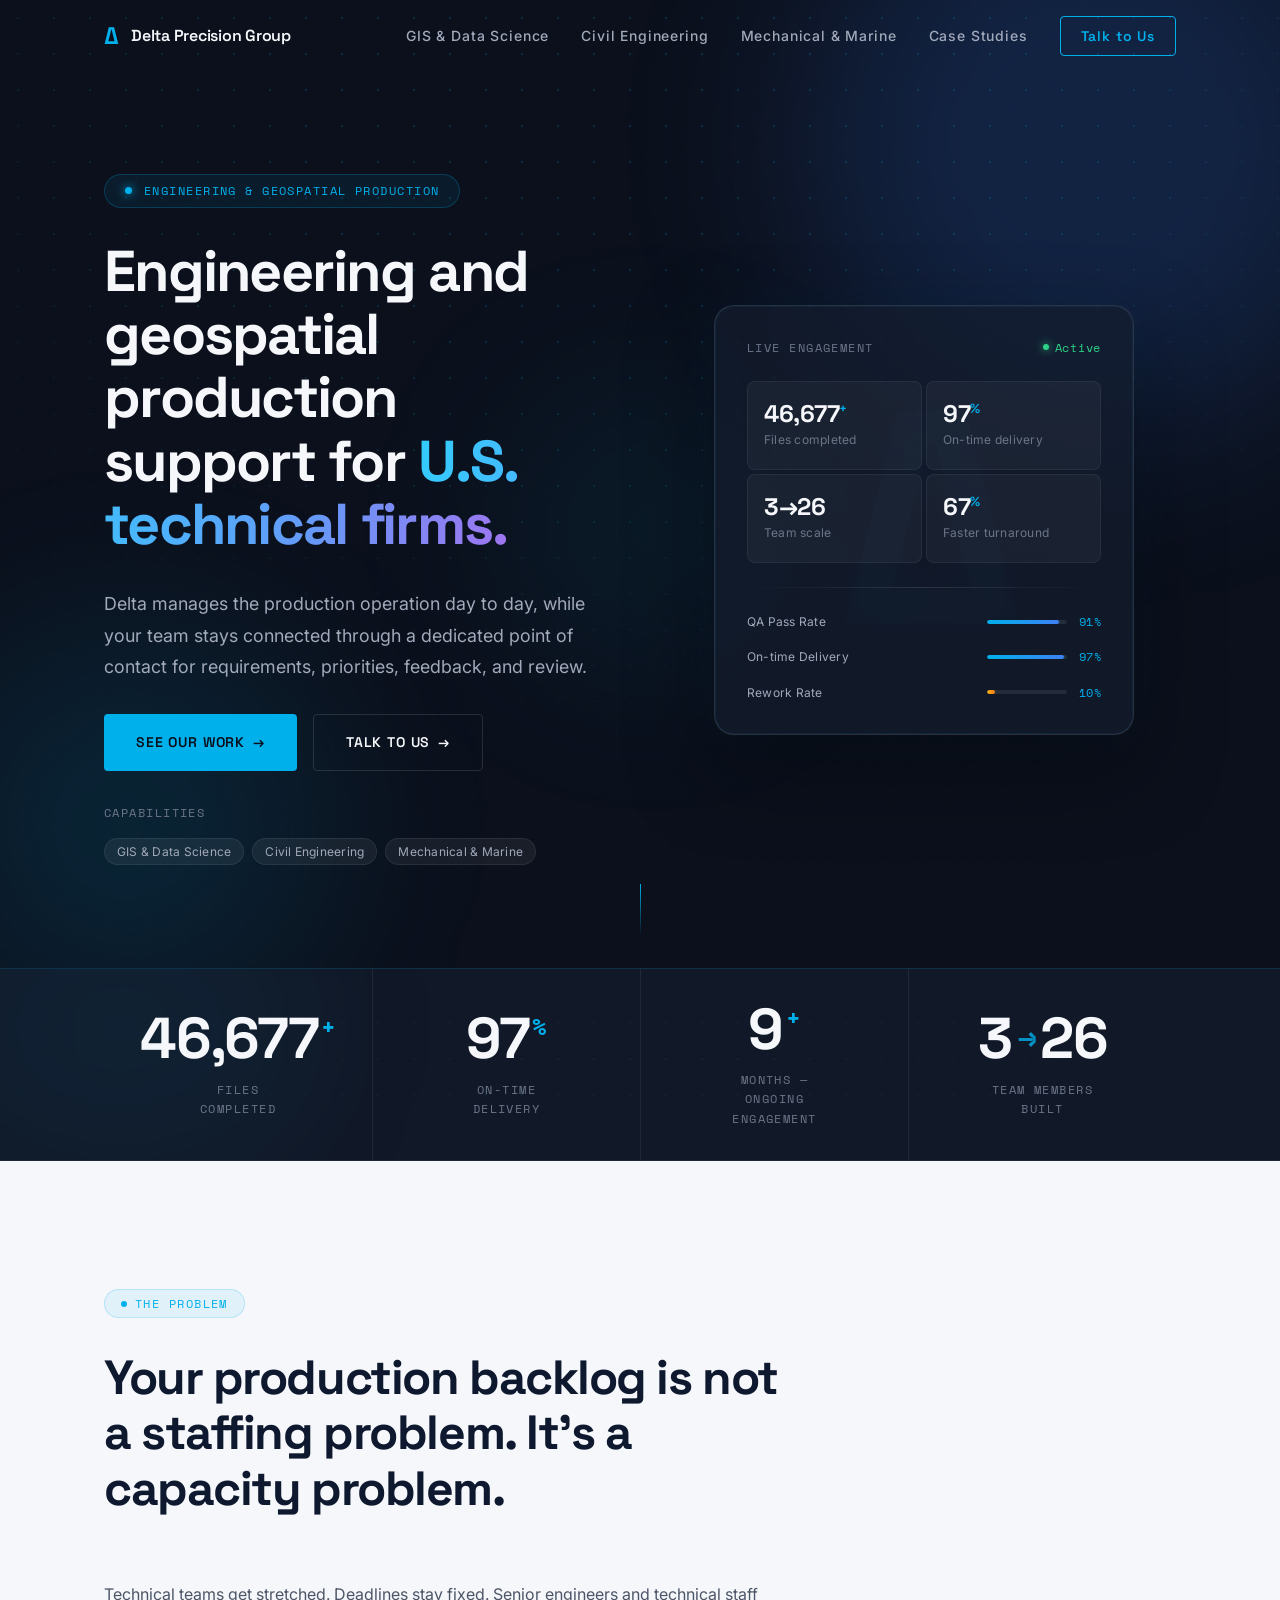
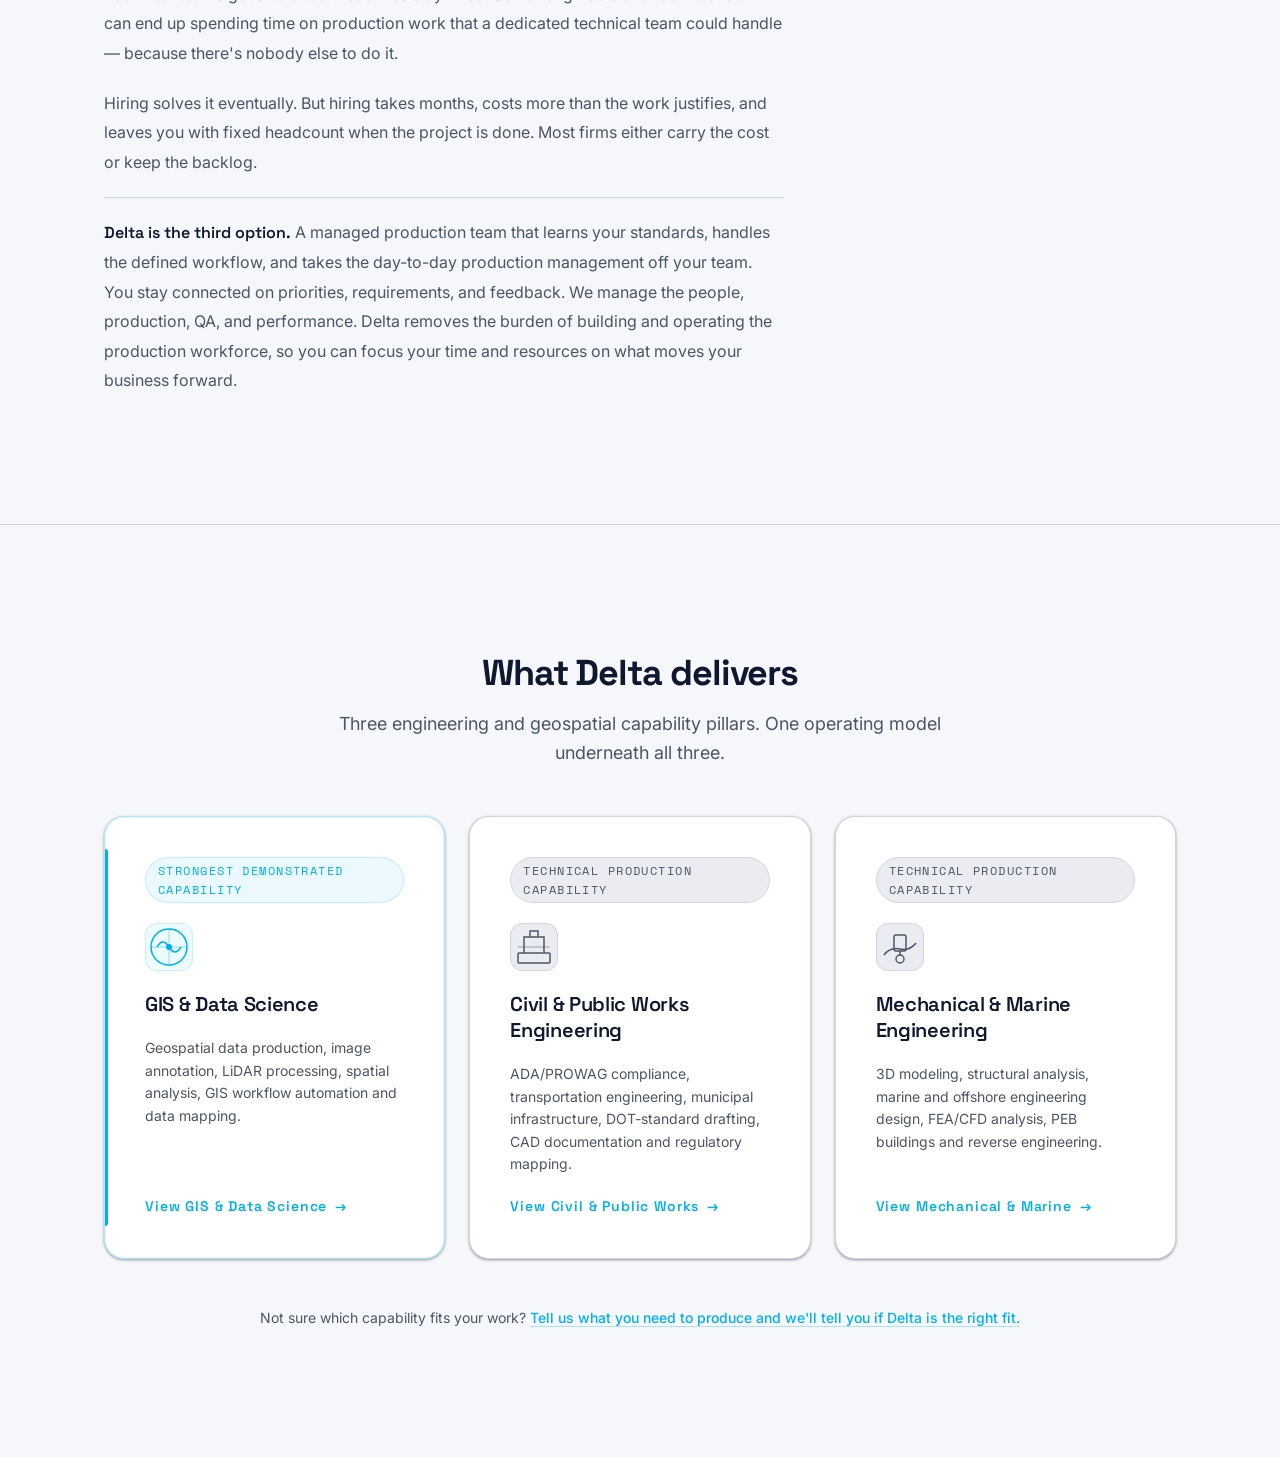
<file: index.html>
<!DOCTYPE html>
<html lang="en">

<head>
  <meta charset="UTF-8" />
  <meta name="viewport" content="width=device-width, initial-scale=1.0" />
  <meta name="description"
    content="Delta Precision Group delivers managed engineering and geospatial production support for U.S. technical firms — GIS, civil, and mechanical capabilities under one operating model." />
  <meta name="robots" content="index, follow" />
  <title>Delta Precision Group | Engineering & Geospatial Production Support</title>
  <link rel="preconnect" href="https://fonts.googleapis.com" />
  <link rel="preconnect" href="https://fonts.gstatic.com" crossorigin />
  <link
    href="https://fonts.googleapis.com/css2?family=Space+Grotesk:wght@300;400;500;600;700&family=Inter:wght@300;400;500;600&family=Space+Mono:wght@400;700&display=swap"
    rel="stylesheet" />
  <link rel="stylesheet" href="delta-precision-style.css" />
</head>

<body>

  <!-- NAV -->
  <header class="dpg-nav" role="banner">
    <div class="dpg-container dpg-nav__inner">
      <a href="/" class="dpg-nav__logo" aria-label="Delta Precision Group home">
        <span class="dpg-nav__logo-mark">Δ</span>
        <span class="dpg-nav__logo-text">Delta Precision Group</span>
      </a>
      <nav class="dpg-nav__links" aria-label="Primary navigation">
        <a href="mockupc2.html" class="dpg-nav__link">GIS &amp; Data Science</a>
        <a href="mockup3.html" class="dpg-nav__link">Civil Engineering</a>
        <a href="mockup4.html" class="dpg-nav__link">Mechanical &amp; Marine</a>
        <a href="mockup5.html" class="dpg-nav__link">Case Studies</a>
        <a href="/contact/" class="dpg-nav__cta">Talk to Us</a>
      </nav>
      <button class="dpg-nav__hamburger" aria-label="Toggle navigation" aria-expanded="false" id="dpg-hamburger">
        <span></span><span></span><span></span>
      </button>
    </div>
  </header>

  <main>

    <!-- S1 — HERO -->
    <section class="dpg-hero" aria-labelledby="dpg-hero-headline">
      <div class="dpg-hero__bg-grid" aria-hidden="true"></div>
      <div class="dpg-hero__noise" aria-hidden="true"></div>
      <div class="dpg-hero__orb dpg-hero__orb--1" aria-hidden="true"></div>
      <div class="dpg-hero__orb dpg-hero__orb--2" aria-hidden="true"></div>
      <div class="dpg-hero__orb dpg-hero__orb--3" aria-hidden="true"></div>
      <div class="dpg-container dpg-hero__inner">
        <div class="dpg-hero__content">
          <div class="dpg-hero__badge">
            <span class="dpg-hero__badge-dot" aria-hidden="true"></span>Engineering &amp; Geospatial Production
          </div>
          <h1 class="dpg-hero__headline" id="dpg-hero-headline">
            Engineering and geospatial production support for
            <em class="dpg-hero__headline-em">U.S. technical firms.</em>
          </h1>
          <p class="dpg-hero__sub">Delta manages the production operation day to day, while your team stays connected through a dedicated point of contact for requirements, priorities, feedback, and review.</p>
          <div class="dpg-hero__ctas">
            <a href="/case-studies/" class="dpg-btn dpg-btn--primary">See Our Work <span class="dpg-btn__arrow">→</span></a>
            <a href="/contact/" class="dpg-btn dpg-btn--ghost">Talk to Us <span class="dpg-btn__arrow">→</span></a>
          </div>
          <div class="dpg-hero__trust">
            <span class="dpg-hero__trust-label">Capabilities</span>
            <div class="dpg-hero__trust-pills">
              <span>GIS &amp; Data Science</span><span>Civil Engineering</span><span>Mechanical &amp; Marine</span>
            </div>
          </div>
        </div>
        <div class="dpg-hero__visual" aria-label="Key engagement metrics">
          <div class="dpg-hero__metrics-card">
            <div class="dpg-hero__metrics-header">
              <span class="dpg-hero__metrics-title">Live Engagement</span>
              <span class="dpg-hero__metrics-status"><span class="dpg-hero__status-dot" aria-hidden="true"></span>Active</span>
            </div>
            <div class="dpg-hero__metrics-grid">
              <div class="dpg-hero__metric"><span class="dpg-hero__metric-val">46,677<sup>+</sup></span><span class="dpg-hero__metric-key">Files completed</span></div>
              <div class="dpg-hero__metric"><span class="dpg-hero__metric-val">97<sup>%</sup></span><span class="dpg-hero__metric-key">On-time delivery</span></div>
              <div class="dpg-hero__metric"><span class="dpg-hero__metric-val">3→26</span><span class="dpg-hero__metric-key">Team scale</span></div>
              <div class="dpg-hero__metric"><span class="dpg-hero__metric-val">67<sup>%</sup></span><span class="dpg-hero__metric-key">Faster turnaround</span></div>
            </div>
            <div class="dpg-hero__metrics-divider" aria-hidden="true"></div>
            <div class="dpg-hero__metrics-bars">
              <div class="dpg-hero__bar-row"><span class="dpg-hero__bar-label">QA Pass Rate</span><div class="dpg-hero__bar-track"><div class="dpg-hero__bar-fill" style="--w:91%"></div></div><span class="dpg-hero__bar-pct">91%</span></div>
              <div class="dpg-hero__bar-row"><span class="dpg-hero__bar-label">On-time Delivery</span><div class="dpg-hero__bar-track"><div class="dpg-hero__bar-fill" style="--w:97%"></div></div><span class="dpg-hero__bar-pct">97%</span></div>
              <div class="dpg-hero__bar-row"><span class="dpg-hero__bar-label">Rework Rate</span><div class="dpg-hero__bar-track"><div class="dpg-hero__bar-fill dpg-hero__bar-fill--warn" style="--w:10%"></div></div><span class="dpg-hero__bar-pct">10%</span></div>
            </div>
          </div>
          <div class="dpg-hero__delta-mark" aria-hidden="true">Δ</div>
        </div>
      </div>
      <div class="dpg-hero__scroll-hint" aria-hidden="true"><span></span></div>
    </section>

    <!-- S2 — PROOF STRIP -->
    <section class="dpg-proof" aria-label="Key performance metrics">
      <div class="dpg-container dpg-proof__grid">
        <article class="dpg-proof__stat">
          <span class="dpg-proof__number" data-target="46677">46,677<span class="dpg-proof__plus">+</span></span>
          <span class="dpg-proof__label">Files completed</span>
        </article>
        <article class="dpg-proof__stat">
          <span class="dpg-proof__number">97<span class="dpg-proof__unit">%</span></span>
          <span class="dpg-proof__label">On-time delivery</span>
        </article>
        <article class="dpg-proof__stat">
          <span class="dpg-proof__number">9<span class="dpg-proof__unit">+</span></span>
          <span class="dpg-proof__label">Months — ongoing engagement</span>
        </article>
        <article class="dpg-proof__stat">
          <span class="dpg-proof__number">3 <span class="dpg-proof__arrow-num">→</span> 26</span>
          <span class="dpg-proof__label">Team members built</span>
        </article>
      </div>
    </section>

    <!-- S3 — THE PROBLEM -->
    <section class="dpg-problem" aria-labelledby="dpg-problem-heading">
      <div class="dpg-container dpg-problem__inner">
        <div class="dpg-problem__tag">The Problem</div>
        <h2 class="dpg-problem__headline" id="dpg-problem-heading">
          Your production backlog is not a staffing problem. It's a capacity problem.
        </h2>
        <div class="dpg-problem__body">
          <p>Technical teams get stretched. Deadlines stay fixed. Senior engineers and technical staff can end up
            spending time on production work that a dedicated technical team could handle — because there's nobody else
            to do it.</p>
          <p>Hiring solves it eventually. But hiring takes months, costs more than the work justifies, and leaves you
            with fixed headcount when the project is done. Most firms either carry the cost or keep the backlog.</p>
          <p><strong>Delta is the third option.</strong> A managed production team that learns your standards, handles
            the defined workflow, and takes the day-to-day production management off your team. You stay connected on
            priorities, requirements, and feedback. We manage the people, production, QA, and performance. Delta removes
            the burden of building and operating the production workforce, so you can focus your time and resources on
            what moves your business forward.</p>
        </div>
      </div>
    </section>

    <!-- S4 — THREE CAPABILITIES -->
    <section class="dpg-capabilities" aria-labelledby="dpg-cap-heading">
      <div class="dpg-container">
        <div class="dpg-section-header">
          <h2 class="dpg-section-title" id="dpg-cap-heading">What Delta delivers</h2>
          <p class="dpg-section-sub">Three engineering and geospatial capability pillars. One operating model underneath
            all three.</p>
        </div>
        <div class="dpg-cap__grid">

          <article class="dpg-cap__card dpg-cap__card--featured">
            <div class="dpg-cap__card-badge">Strongest Demonstrated Capability</div>
            <div class="dpg-cap__icon" aria-hidden="true">
              <svg viewBox="0 0 40 40" fill="none" xmlns="http://www.w3.org/2000/svg" width="40" height="40">
                <circle cx="20" cy="20" r="18" stroke="currentColor" stroke-width="1.5" />
                <path d="M8 20 Q14 10 20 20 Q26 30 32 20" stroke="currentColor" stroke-width="1.5" fill="none" />
                <circle cx="20" cy="20" r="3" fill="currentColor" />
                <line x1="20" y1="2" x2="20" y2="38" stroke="currentColor" stroke-width="1" opacity="0.4" />
                <line x1="2" y1="20" x2="38" y2="20" stroke="currentColor" stroke-width="1" opacity="0.4" />
              </svg>
            </div>
            <h3 class="dpg-cap__title">GIS &amp; Data Science</h3>
            <p class="dpg-cap__desc">Geospatial data production, image annotation, LiDAR processing, spatial analysis,
              GIS workflow automation and data mapping.</p>
            <a href="/gis-data-science/" class="dpg-cap__link">View GIS &amp; Data Science <span>→</span></a>
          </article>

          <article class="dpg-cap__card">
            <div class="dpg-cap__card-badge dpg-cap__card-badge--secondary">Technical Production Capability</div>
            <div class="dpg-cap__icon" aria-hidden="true">
              <svg viewBox="0 0 40 40" fill="none" xmlns="http://www.w3.org/2000/svg" width="40" height="40">
                <rect x="4" y="26" width="32" height="10" rx="1" stroke="currentColor" stroke-width="1.5" />
                <path d="M10 26 L10 10 L30 10 L30 26" stroke="currentColor" stroke-width="1.5" fill="none" />
                <path d="M16 10 L16 4 L24 4 L24 10" stroke="currentColor" stroke-width="1.5" fill="none" />
                <line x1="4" y1="20" x2="36" y2="20" stroke="currentColor" stroke-width="1" opacity="0.5" />
              </svg>
            </div>
            <h3 class="dpg-cap__title">Civil &amp; Public Works Engineering</h3>
            <p class="dpg-cap__desc">ADA/PROWAG compliance, transportation engineering, municipal infrastructure,
              DOT-standard drafting, CAD documentation and regulatory mapping.</p>
            <a href="/civil-engineering-services/" class="dpg-cap__link">View Civil &amp; Public Works
              <span>→</span></a>
          </article>

          <article class="dpg-cap__card">
            <div class="dpg-cap__card-badge dpg-cap__card-badge--secondary">Technical Production Capability</div>
            <div class="dpg-cap__icon" aria-hidden="true">
              <svg viewBox="0 0 40 40" fill="none" xmlns="http://www.w3.org/2000/svg" width="40" height="40">
                <path d="M4 28 Q10 20 20 22 Q30 24 36 16" stroke="currentColor" stroke-width="1.5" fill="none" />
                <rect x="14" y="8" width="12" height="16" rx="2" stroke="currentColor" stroke-width="1.5" />
                <circle cx="20" cy="32" r="4" stroke="currentColor" stroke-width="1.5" />
                <line x1="20" y1="24" x2="20" y2="28" stroke="currentColor" stroke-width="1.5" />
              </svg>
            </div>
            <h3 class="dpg-cap__title">Mechanical &amp; Marine Engineering</h3>
            <p class="dpg-cap__desc">3D modeling, structural analysis, marine and offshore engineering design, FEA/CFD
              analysis, PEB buildings and reverse engineering.</p>
            <a href="/mechanical-marine-services/" class="dpg-cap__link">View Mechanical &amp; Marine <span>→</span></a>
          </article>

        </div>
        <p class="dpg-cap__footer-note">Not sure which capability fits your work? <a href="/contact/">Tell us what you
            need to produce and we'll tell you if Delta is the right fit.</a></p>
      </div>
    </section>

    <!-- S5 — DAXBOT PROOF BLOCK -->
    <!-- <section class="dpg-daxbot" aria-labelledby="dpg-daxbot-heading">
      <div class="dpg-container dpg-daxbot__inner">
        <div class="dpg-daxbot__headline-block">
          <h2 class="dpg-daxbot__headline" id="dpg-daxbot-heading">15 Months. 46,677 files. 97% on-time delivery.</h2>
          <p class="dpg-daxbot__sub">Reduced turnaround time by 67% while simultaneously multiplying throughput by 750%</p>
        </div>
        <div class="dpg-daxbot__body">
          <p>Daxbot builds autonomous robots that capture ADA and PROWAG compliance data from US sidewalks, crosswalks, and curb ramps. Their robots collect the imagery. Someone still has to turn that imagery into a usable compliance inventory.</p>
          <p>That's the work Delta took on in May 2025, starting with one city in Texas. Nine months later, the engagement covers ten municipalities and a team of 26.</p>
          <p><strong>But the headline numbers are not the most important part of this story.</strong></p>
          <p>Delta didn't just provide annotators. We built the production operation around the workflow — and rebuilt it as the work grew.</p>
        </div>
        <div class="dpg-daxbot__what-label">What that meant in practice:</div>
        <ul class="dpg-daxbot__list" role="list">
          <li><span class="dpg-daxbot__arrow">→</span><strong>Specialized QA by asset type</strong> — dedicated reviewers for sidewalks, crosswalks, and curb ramps — not a single generalist pass</li>
          <li><span class="dpg-daxbot__arrow">→</span><strong>Performance dashboard</strong> — built internally to track completion rates, accuracy, and turnaround at the individual level</li>
          <li><span class="dpg-daxbot__arrow">→</span><strong>Documentation infrastructure</strong> — written guides, video tutorials, and an edge-case library so new team members train against a standard, not someone's memory</li>
          <li><span class="dpg-daxbot__arrow">→</span><strong>Surge absorption</strong> — last-minute municipal contracts delivered without missed deadlines</li>
          <li><span class="dpg-daxbot__arrow">→</span><strong>Continuous improvement</strong> — QA pass rate rose 14% over nine months; rework dropped from 20% to 10%</li>
        </ul>
        <p class="dpg-daxbot__expansion">The scope expanded as the engagement continued, with additional municipalities and feature types added along the way.</p>
        <a href="/case-studies/daxbot/" class="dpg-btn dpg-btn--primary">Read the full Daxbot case study <span class="dpg-btn__arrow">→</span></a>
      </div>
    </section> -->

    <!-- S6 — BEFORE / WITH DELTA -->
    <!-- <section class="dpg-compare" aria-labelledby="dpg-compare-heading">
      <div class="dpg-container">
        <h2 class="dpg-section-title" id="dpg-compare-heading">What changes when Delta is on the team</h2>
        <div class="dpg-compare__table-wrap" role="region" aria-label="Comparison table">
          <table class="dpg-compare__table">
            <thead>
              <tr>
                <th scope="col">Without managed production capacity</th>
                <th scope="col" class="dpg-compare__th--delta">With Delta Precision Group</th>
              </tr>
            </thead>
            <tbody>
              <tr>
                <td>Senior staff absorbed into production work</td>
                <td>A managed team handles the defined workflow</td>
              </tr>
              <tr>
                <td>New capacity means recruitment and management</td>
                <td>Delta recruits, trains and manages the team</td>
              </tr>
              <tr>
                <td>Workload spikes create bottlenecks</td>
                <td>Production capacity scales with workload</td>
              </tr>
              <tr>
                <td>Client team carries the QA burden</td>
                <td>Internal QA completed before delivery</td>
              </tr>
              <tr>
                <td>Outsourcing becomes a second job to manage</td>
                <td>Delta manages production end to end</td>
              </tr>
            </tbody>
          </table>
        </div>
      </div>
    </section> -->

    <!-- S7 — HOW IT WORKS -->
    <!-- <section class="dpg-how" aria-labelledby="dpg-how-heading">
      <div class="dpg-container">
        <div class="dpg-section-header">
          <h2 class="dpg-section-title" id="dpg-how-heading">How it works</h2>
          <p class="dpg-section-sub">Our core values of integrity, excellence, and tenacity are built into everything we do for our partners, right down to the operating model Delta uses to build and manage your technical production workflows.</p>
        </div>
        <ol class="dpg-how__steps" aria-label="Delta operating model steps">
          <li class="dpg-how__step">
            <span class="dpg-how__num" aria-hidden="true">01</span>
            <div class="dpg-how__content">
              <h3 class="dpg-how__step-title">Understand</h3>
              <p>We learn your workflow, standards, quality benchmarks, and what a good deliverable looks like before a single file is opened.</p>
            </div>
          </li>
          <li class="dpg-how__step">
            <span class="dpg-how__num" aria-hidden="true">02</span>
            <div class="dpg-how__content">
              <h3 class="dpg-how__step-title">Build the team</h3>
              <p>We assemble the right people for the specific work — matched to the technical domain, not pulled from a generic pool.</p>
            </div>
          </li>
          <li class="dpg-how__step">
            <span class="dpg-how__num" aria-hidden="true">03</span>
            <div class="dpg-how__content">
              <h3 class="dpg-how__step-title">Train and calibrate</h3>
              <p>Every team member trains against documented standards and works supervised production before handling live files.</p>
            </div>
          </li>
          <li class="dpg-how__step">
            <span class="dpg-how__num" aria-hidden="true">04</span>
            <div class="dpg-how__content">
              <h3 class="dpg-how__step-title">Produce</h3>
              <p>Work is distributed, tracked against productivity benchmarks, and managed internally — not handed back to you to supervise.</p>
            </div>
          </li>
          <li class="dpg-how__step">
            <span class="dpg-how__num" aria-hidden="true">05</span>
            <div class="dpg-how__content">
              <h3 class="dpg-how__step-title">Internal QA</h3>
              <p>Dedicated QA reviewers check every file before it leaves Delta. Internal QA is completed before delivery.</p>
            </div>
          </li>
          <li class="dpg-how__step">
            <span class="dpg-how__num" aria-hidden="true">06</span>
            <div class="dpg-how__content">
              <h3 class="dpg-how__step-title">Client review and feedback</h3>
              <p>Feedback from your team is fed back into workflow documentation and training — not absorbed and forgotten.</p>
            </div>
          </li>
          <li class="dpg-how__step">
            <span class="dpg-how__num" aria-hidden="true">07</span>
            <div class="dpg-how__content">
              <h3 class="dpg-how__step-title">Measure and improve</h3>
              <p>Performance, accuracy, and turnaround are tracked at the individual level.</p>
            </div>
          </li>
          <li class="dpg-how__step">
            <span class="dpg-how__num" aria-hidden="true">08</span>
            <div class="dpg-how__content">
              <h3 class="dpg-how__step-title">Scale</h3>
              <p>When your workload grows, the team grows with it. When it contracts, so does the team.</p>
            </div>
          </li>
        </ol>
      </div>
    </section> -->

    <!-- S10 — FINAL CTA -->
    <!-- <section class="dpg-final-cta" aria-labelledby="dpg-cta-heading">
      <div class="dpg-final-cta__bg-grid" aria-hidden="true"></div>
      <div class="dpg-final-cta__orb" aria-hidden="true"></div>
      <div class="dpg-container dpg-final-cta__inner">
        <h2 class="dpg-final-cta__headline" id="dpg-cta-heading">Need more technical production capacity?</h2>
        <p class="dpg-final-cta__sub">Tell us what you need to produce. We'll scope the right team and delivery model.</p>
        <a href="/contact/" class="dpg-btn dpg-btn--cta">Talk to Delta <span class="dpg-btn__arrow">→</span></a>
      </div>
    </section> -->

  </main>

  <!-- FOOTER -->
  <!-- <footer class="dpg-footer" role="contentinfo">
    <div class="dpg-container dpg-footer__inner">
      <div class="dpg-footer__brand">
        <a href="/" class="dpg-nav__logo" aria-label="Delta Precision Group home">
          <span class="dpg-nav__logo-mark">Δ</span>
          <span class="dpg-nav__logo-text">Delta Precision Group</span>
        </a>
        <p class="dpg-footer__tagline">Managed engineering &amp; geospatial production for U.S. technical firms.</p>
      </div>
      <nav class="dpg-footer__nav" aria-label="Footer navigation">
        <div class="dpg-footer__col">
          <h4 class="dpg-footer__col-title">Capabilities</h4>
          <a href="/gis-data-science/">GIS &amp; Data Science</a>
          <a href="/civil-engineering-services/">Civil &amp; Public Works</a>
          <a href="/mechanical-marine-services/">Mechanical &amp; Marine</a>
        </div>
        <div class="dpg-footer__col">
          <h4 class="dpg-footer__col-title">Company</h4>
          <a href="/case-studies/">Case Studies</a>
          <a href="/contact/">Contact</a>
        </div>
      </nav>
    </div>
    <div class="dpg-footer__bottom">
      <div class="dpg-container">
        <p>&copy; <span id="dpg-year"></span> Delta Precision Group. All rights reserved.</p>
      </div>
    </div>
  </footer> -->

  <script>
    // Year
    document.getElementById('dpg-year').textContent = new Date().getFullYear();

    // Mobile nav
    const hamburger = document.getElementById('dpg-hamburger');
    const navLinks = document.querySelector('.dpg-nav__links');
    hamburger.addEventListener('click', () => {
      const expanded = hamburger.getAttribute('aria-expanded') === 'true';
      hamburger.setAttribute('aria-expanded', String(!expanded));
      navLinks.classList.toggle('dpg-nav__links--open');
      hamburger.classList.toggle('dpg-nav__hamburger--open');
    });

    // Sticky nav shadow on scroll
    const nav = document.querySelector('.dpg-nav');
    window.addEventListener('scroll', () => {
      nav.classList.toggle('dpg-nav--scrolled', window.scrollY > 20);
    }, { passive: true });

    // Scroll-reveal
    const revealEls = document.querySelectorAll('.dpg-proof__stat, .dpg-cap__card, .dpg-why__card, .dpg-how__step, .dpg-faq__item');
    const observer = new IntersectionObserver((entries) => {
      entries.forEach(e => { if (e.isIntersecting) { e.target.classList.add('dpg-revealed'); observer.unobserve(e.target); } });
    }, { threshold: 0.1, rootMargin: '0px 0px -40px 0px' });
    revealEls.forEach(el => observer.observe(el));
  </script>

</body>

</html>
</file>
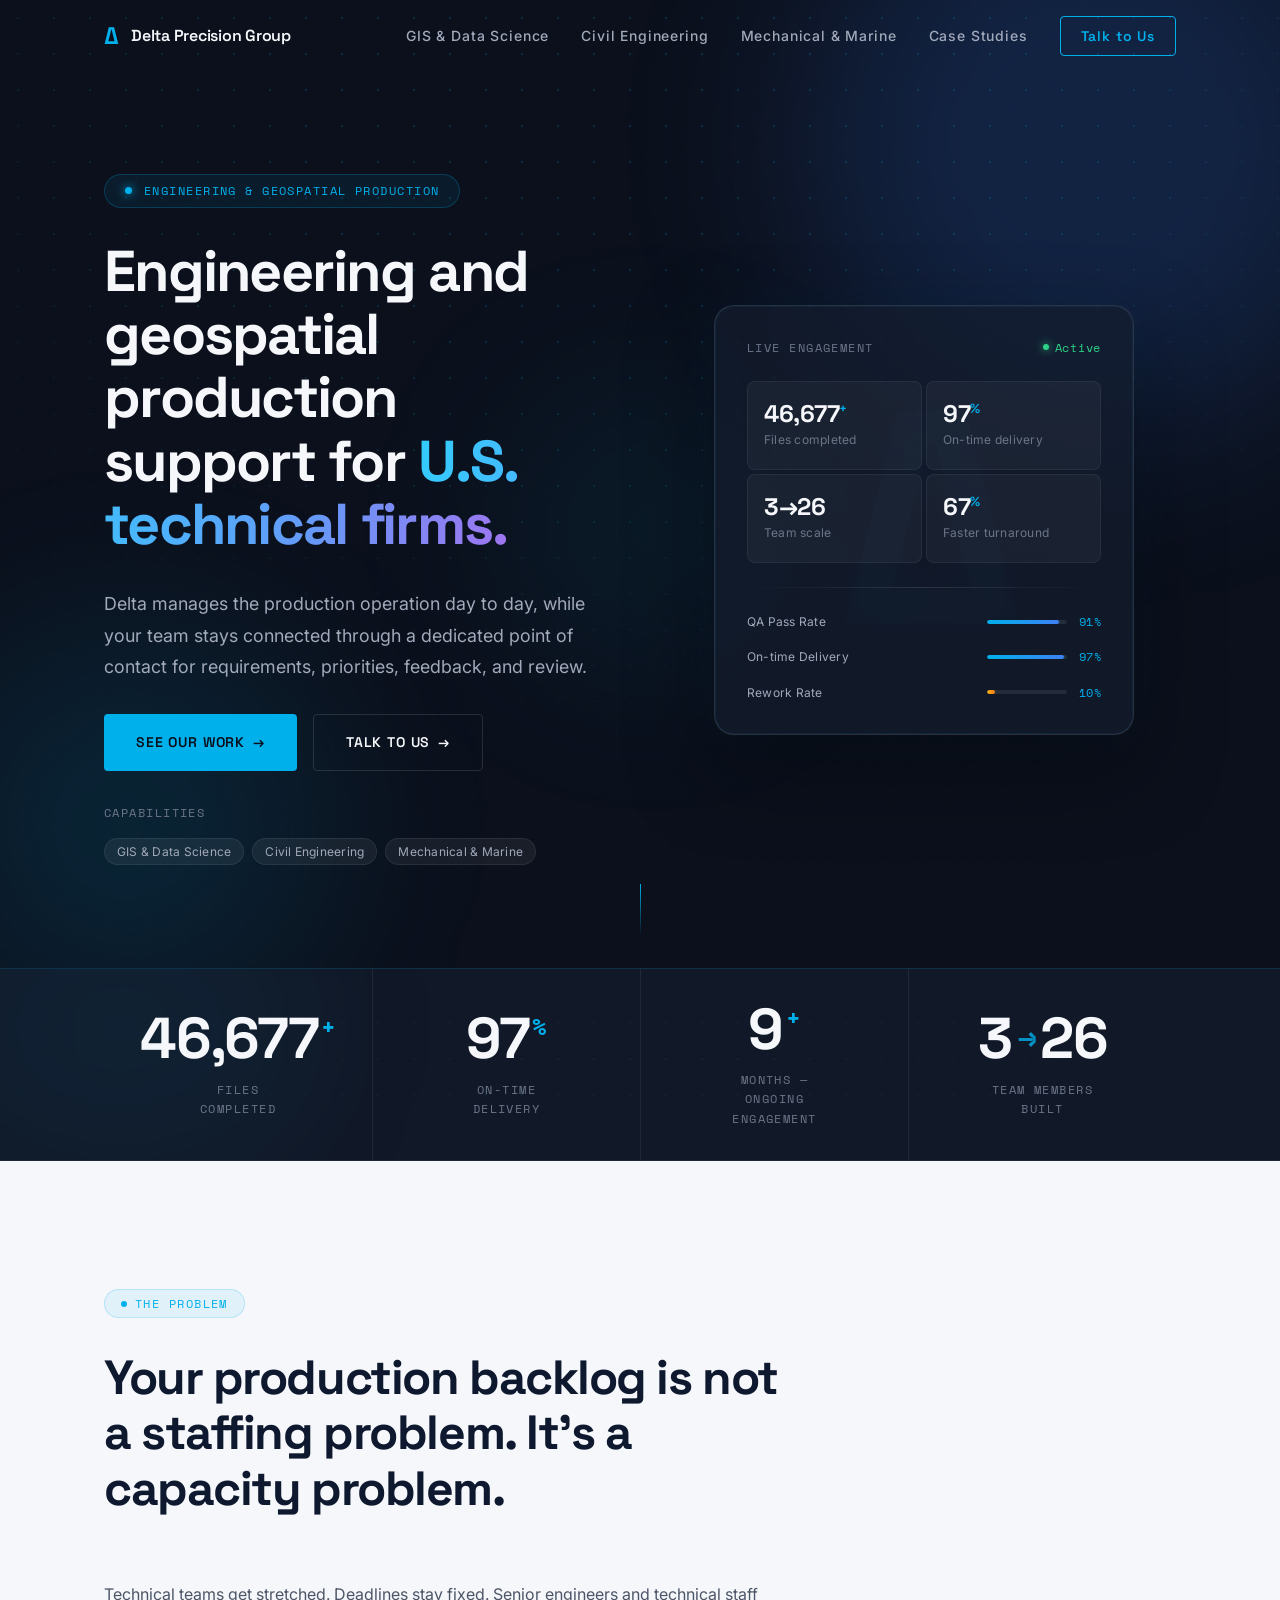
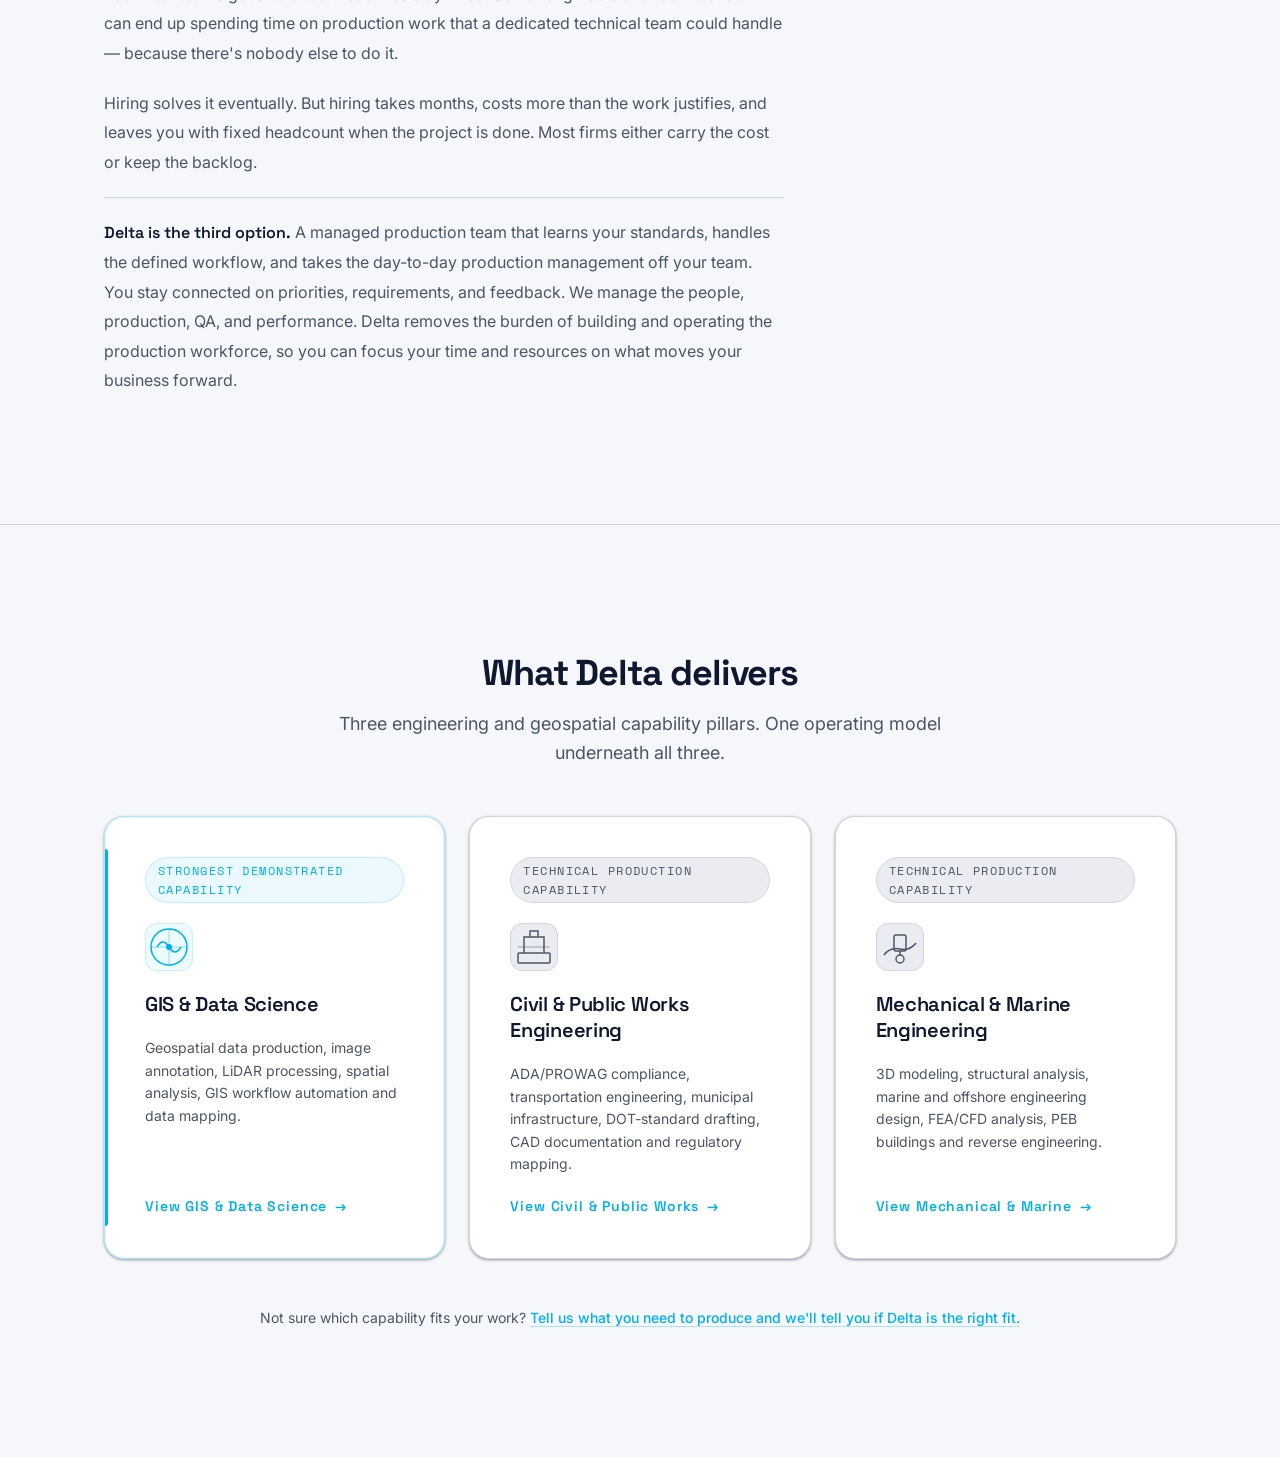
<file: delta-precision.html>
<!DOCTYPE html>
<html lang="en">

<head>
  <meta charset="UTF-8" />
  <meta name="viewport" content="width=device-width, initial-scale=1.0" />
  <meta name="description"
    content="Delta Precision Group delivers managed engineering and geospatial production support for U.S. technical firms — GIS, civil, and mechanical capabilities under one operating model." />
  <meta name="robots" content="index, follow" />
  <title>Delta Precision Group | Engineering & Geospatial Production Support</title>
  <link rel="preconnect" href="https://fonts.googleapis.com" />
  <link rel="preconnect" href="https://fonts.gstatic.com" crossorigin />
  <link
    href="https://fonts.googleapis.com/css2?family=Space+Grotesk:wght@300;400;500;600;700&family=Inter:wght@300;400;500;600&family=Space+Mono:wght@400;700&display=swap"
    rel="stylesheet" />
  <link rel="stylesheet" href="delta-precision-style.css" />
</head>

<body>

  <!-- NAV -->
  <header class="dpg-nav" role="banner">
    <div class="dpg-container dpg-nav__inner">
      <a href="/" class="dpg-nav__logo" aria-label="Delta Precision Group home">
        <span class="dpg-nav__logo-mark">Δ</span>
        <span class="dpg-nav__logo-text">Delta Precision Group</span>
      </a>
      <nav class="dpg-nav__links" aria-label="Primary navigation">
        <a href="/gis-data-science/" class="dpg-nav__link">GIS &amp; Data Science</a>
        <a href="/civil-engineering-services/" class="dpg-nav__link">Civil Engineering</a>
        <a href="/mechanical-marine-services/" class="dpg-nav__link">Mechanical &amp; Marine</a>
        <a href="/case-studies/" class="dpg-nav__link">Case Studies</a>
        <a href="/contact/" class="dpg-nav__cta">Talk to Us</a>
      </nav>
      <button class="dpg-nav__hamburger" aria-label="Toggle navigation" aria-expanded="false" id="dpg-hamburger">
        <span></span><span></span><span></span>
      </button>
    </div>
  </header>

  <main>

    <!-- S1 — HERO -->
    <section class="dpg-hero" aria-labelledby="dpg-hero-headline">
      <div class="dpg-hero__bg-grid" aria-hidden="true"></div>
      <div class="dpg-hero__noise" aria-hidden="true"></div>
      <div class="dpg-hero__orb dpg-hero__orb--1" aria-hidden="true"></div>
      <div class="dpg-hero__orb dpg-hero__orb--2" aria-hidden="true"></div>
      <div class="dpg-hero__orb dpg-hero__orb--3" aria-hidden="true"></div>
      <div class="dpg-container dpg-hero__inner">
        <div class="dpg-hero__content">
          <div class="dpg-hero__badge">
            <span class="dpg-hero__badge-dot" aria-hidden="true"></span>Engineering &amp; Geospatial Production
          </div>
          <h1 class="dpg-hero__headline" id="dpg-hero-headline">
            Engineering and geospatial production support for
            <em class="dpg-hero__headline-em">U.S. technical firms.</em>
          </h1>
          <p class="dpg-hero__sub">Delta manages the production operation day to day, while your team stays connected through a dedicated point of contact for requirements, priorities, feedback, and review.</p>
          <div class="dpg-hero__ctas">
            <a href="/case-studies/" class="dpg-btn dpg-btn--primary">See Our Work <span class="dpg-btn__arrow">→</span></a>
            <a href="/contact/" class="dpg-btn dpg-btn--ghost">Talk to Us <span class="dpg-btn__arrow">→</span></a>
          </div>
          <div class="dpg-hero__trust">
            <span class="dpg-hero__trust-label">Capabilities</span>
            <div class="dpg-hero__trust-pills">
              <span>GIS &amp; Data Science</span><span>Civil Engineering</span><span>Mechanical &amp; Marine</span>
            </div>
          </div>
        </div>
        <div class="dpg-hero__visual" aria-label="Key engagement metrics">
          <div class="dpg-hero__metrics-card">
            <div class="dpg-hero__metrics-header">
              <span class="dpg-hero__metrics-title">Live Engagement</span>
              <span class="dpg-hero__metrics-status"><span class="dpg-hero__status-dot" aria-hidden="true"></span>Active</span>
            </div>
            <div class="dpg-hero__metrics-grid">
              <div class="dpg-hero__metric"><span class="dpg-hero__metric-val">46,677<sup>+</sup></span><span class="dpg-hero__metric-key">Files completed</span></div>
              <div class="dpg-hero__metric"><span class="dpg-hero__metric-val">97<sup>%</sup></span><span class="dpg-hero__metric-key">On-time delivery</span></div>
              <div class="dpg-hero__metric"><span class="dpg-hero__metric-val">3→26</span><span class="dpg-hero__metric-key">Team scale</span></div>
              <div class="dpg-hero__metric"><span class="dpg-hero__metric-val">67<sup>%</sup></span><span class="dpg-hero__metric-key">Faster turnaround</span></div>
            </div>
            <div class="dpg-hero__metrics-divider" aria-hidden="true"></div>
            <div class="dpg-hero__metrics-bars">
              <div class="dpg-hero__bar-row"><span class="dpg-hero__bar-label">QA Pass Rate</span><div class="dpg-hero__bar-track"><div class="dpg-hero__bar-fill" style="--w:91%"></div></div><span class="dpg-hero__bar-pct">91%</span></div>
              <div class="dpg-hero__bar-row"><span class="dpg-hero__bar-label">On-time Delivery</span><div class="dpg-hero__bar-track"><div class="dpg-hero__bar-fill" style="--w:97%"></div></div><span class="dpg-hero__bar-pct">97%</span></div>
              <div class="dpg-hero__bar-row"><span class="dpg-hero__bar-label">Rework Rate</span><div class="dpg-hero__bar-track"><div class="dpg-hero__bar-fill dpg-hero__bar-fill--warn" style="--w:10%"></div></div><span class="dpg-hero__bar-pct">10%</span></div>
            </div>
          </div>
          <div class="dpg-hero__delta-mark" aria-hidden="true">Δ</div>
        </div>
      </div>
      <div class="dpg-hero__scroll-hint" aria-hidden="true"><span></span></div>
    </section>

    <!-- S2 — PROOF STRIP -->
    <section class="dpg-proof" aria-label="Key performance metrics">
      <div class="dpg-container dpg-proof__grid">
        <article class="dpg-proof__stat">
          <span class="dpg-proof__number" data-target="46677">46,677<span class="dpg-proof__plus">+</span></span>
          <span class="dpg-proof__label">Files completed</span>
        </article>
        <article class="dpg-proof__stat">
          <span class="dpg-proof__number">97<span class="dpg-proof__unit">%</span></span>
          <span class="dpg-proof__label">On-time delivery</span>
        </article>
        <article class="dpg-proof__stat">
          <span class="dpg-proof__number">9<span class="dpg-proof__unit">+</span></span>
          <span class="dpg-proof__label">Months — ongoing engagement</span>
        </article>
        <article class="dpg-proof__stat">
          <span class="dpg-proof__number">3 <span class="dpg-proof__arrow-num">→</span> 26</span>
          <span class="dpg-proof__label">Team members built</span>
        </article>
      </div>
    </section>

    <!-- S3 — THE PROBLEM -->
    <section class="dpg-problem" aria-labelledby="dpg-problem-heading">
      <div class="dpg-container dpg-problem__inner">
        <div class="dpg-problem__tag">The Problem</div>
        <h2 class="dpg-problem__headline" id="dpg-problem-heading">
          Your production backlog is not a staffing problem. It's a capacity problem.
        </h2>
        <div class="dpg-problem__body">
          <p>Technical teams get stretched. Deadlines stay fixed. Senior engineers and technical staff can end up
            spending time on production work that a dedicated technical team could handle — because there's nobody else
            to do it.</p>
          <p>Hiring solves it eventually. But hiring takes months, costs more than the work justifies, and leaves you
            with fixed headcount when the project is done. Most firms either carry the cost or keep the backlog.</p>
          <p><strong>Delta is the third option.</strong> A managed production team that learns your standards, handles
            the defined workflow, and takes the day-to-day production management off your team. You stay connected on
            priorities, requirements, and feedback. We manage the people, production, QA, and performance. Delta removes
            the burden of building and operating the production workforce, so you can focus your time and resources on
            what moves your business forward.</p>
        </div>
      </div>
    </section>

    <!-- S4 — THREE CAPABILITIES -->
    <section class="dpg-capabilities" aria-labelledby="dpg-cap-heading">
      <div class="dpg-container">
        <div class="dpg-section-header">
          <h2 class="dpg-section-title" id="dpg-cap-heading">What Delta delivers</h2>
          <p class="dpg-section-sub">Three engineering and geospatial capability pillars. One operating model underneath
            all three.</p>
        </div>
        <div class="dpg-cap__grid">

          <article class="dpg-cap__card dpg-cap__card--featured">
            <div class="dpg-cap__card-badge">Strongest Demonstrated Capability</div>
            <div class="dpg-cap__icon" aria-hidden="true">
              <svg viewBox="0 0 40 40" fill="none" xmlns="http://www.w3.org/2000/svg" width="40" height="40">
                <circle cx="20" cy="20" r="18" stroke="currentColor" stroke-width="1.5" />
                <path d="M8 20 Q14 10 20 20 Q26 30 32 20" stroke="currentColor" stroke-width="1.5" fill="none" />
                <circle cx="20" cy="20" r="3" fill="currentColor" />
                <line x1="20" y1="2" x2="20" y2="38" stroke="currentColor" stroke-width="1" opacity="0.4" />
                <line x1="2" y1="20" x2="38" y2="20" stroke="currentColor" stroke-width="1" opacity="0.4" />
              </svg>
            </div>
            <h3 class="dpg-cap__title">GIS &amp; Data Science</h3>
            <p class="dpg-cap__desc">Geospatial data production, image annotation, LiDAR processing, spatial analysis,
              GIS workflow automation and data mapping.</p>
            <a href="/gis-data-science/" class="dpg-cap__link">View GIS &amp; Data Science <span>→</span></a>
          </article>

          <article class="dpg-cap__card">
            <div class="dpg-cap__card-badge dpg-cap__card-badge--secondary">Technical Production Capability</div>
            <div class="dpg-cap__icon" aria-hidden="true">
              <svg viewBox="0 0 40 40" fill="none" xmlns="http://www.w3.org/2000/svg" width="40" height="40">
                <rect x="4" y="26" width="32" height="10" rx="1" stroke="currentColor" stroke-width="1.5" />
                <path d="M10 26 L10 10 L30 10 L30 26" stroke="currentColor" stroke-width="1.5" fill="none" />
                <path d="M16 10 L16 4 L24 4 L24 10" stroke="currentColor" stroke-width="1.5" fill="none" />
                <line x1="4" y1="20" x2="36" y2="20" stroke="currentColor" stroke-width="1" opacity="0.5" />
              </svg>
            </div>
            <h3 class="dpg-cap__title">Civil &amp; Public Works Engineering</h3>
            <p class="dpg-cap__desc">ADA/PROWAG compliance, transportation engineering, municipal infrastructure,
              DOT-standard drafting, CAD documentation and regulatory mapping.</p>
            <a href="/civil-engineering-services/" class="dpg-cap__link">View Civil &amp; Public Works
              <span>→</span></a>
          </article>

          <article class="dpg-cap__card">
            <div class="dpg-cap__card-badge dpg-cap__card-badge--secondary">Technical Production Capability</div>
            <div class="dpg-cap__icon" aria-hidden="true">
              <svg viewBox="0 0 40 40" fill="none" xmlns="http://www.w3.org/2000/svg" width="40" height="40">
                <path d="M4 28 Q10 20 20 22 Q30 24 36 16" stroke="currentColor" stroke-width="1.5" fill="none" />
                <rect x="14" y="8" width="12" height="16" rx="2" stroke="currentColor" stroke-width="1.5" />
                <circle cx="20" cy="32" r="4" stroke="currentColor" stroke-width="1.5" />
                <line x1="20" y1="24" x2="20" y2="28" stroke="currentColor" stroke-width="1.5" />
              </svg>
            </div>
            <h3 class="dpg-cap__title">Mechanical &amp; Marine Engineering</h3>
            <p class="dpg-cap__desc">3D modeling, structural analysis, marine and offshore engineering design, FEA/CFD
              analysis, PEB buildings and reverse engineering.</p>
            <a href="/mechanical-marine-services/" class="dpg-cap__link">View Mechanical &amp; Marine <span>→</span></a>
          </article>

        </div>
        <p class="dpg-cap__footer-note">Not sure which capability fits your work? <a href="/contact/">Tell us what you
            need to produce and we'll tell you if Delta is the right fit.</a></p>
      </div>
    </section>

    <!-- S5 — DAXBOT PROOF BLOCK -->
    <!-- <section class="dpg-daxbot" aria-labelledby="dpg-daxbot-heading">
      <div class="dpg-container dpg-daxbot__inner">
        <div class="dpg-daxbot__headline-block">
          <h2 class="dpg-daxbot__headline" id="dpg-daxbot-heading">15 Months. 46,677 files. 97% on-time delivery.</h2>
          <p class="dpg-daxbot__sub">Reduced turnaround time by 67% while simultaneously multiplying throughput by 750%</p>
        </div>
        <div class="dpg-daxbot__body">
          <p>Daxbot builds autonomous robots that capture ADA and PROWAG compliance data from US sidewalks, crosswalks, and curb ramps. Their robots collect the imagery. Someone still has to turn that imagery into a usable compliance inventory.</p>
          <p>That's the work Delta took on in May 2025, starting with one city in Texas. Nine months later, the engagement covers ten municipalities and a team of 26.</p>
          <p><strong>But the headline numbers are not the most important part of this story.</strong></p>
          <p>Delta didn't just provide annotators. We built the production operation around the workflow — and rebuilt it as the work grew.</p>
        </div>
        <div class="dpg-daxbot__what-label">What that meant in practice:</div>
        <ul class="dpg-daxbot__list" role="list">
          <li><span class="dpg-daxbot__arrow">→</span><strong>Specialized QA by asset type</strong> — dedicated reviewers for sidewalks, crosswalks, and curb ramps — not a single generalist pass</li>
          <li><span class="dpg-daxbot__arrow">→</span><strong>Performance dashboard</strong> — built internally to track completion rates, accuracy, and turnaround at the individual level</li>
          <li><span class="dpg-daxbot__arrow">→</span><strong>Documentation infrastructure</strong> — written guides, video tutorials, and an edge-case library so new team members train against a standard, not someone's memory</li>
          <li><span class="dpg-daxbot__arrow">→</span><strong>Surge absorption</strong> — last-minute municipal contracts delivered without missed deadlines</li>
          <li><span class="dpg-daxbot__arrow">→</span><strong>Continuous improvement</strong> — QA pass rate rose 14% over nine months; rework dropped from 20% to 10%</li>
        </ul>
        <p class="dpg-daxbot__expansion">The scope expanded as the engagement continued, with additional municipalities and feature types added along the way.</p>
        <a href="/case-studies/daxbot/" class="dpg-btn dpg-btn--primary">Read the full Daxbot case study <span class="dpg-btn__arrow">→</span></a>
      </div>
    </section> -->

    <!-- S6 — BEFORE / WITH DELTA -->
    <!-- <section class="dpg-compare" aria-labelledby="dpg-compare-heading">
      <div class="dpg-container">
        <h2 class="dpg-section-title" id="dpg-compare-heading">What changes when Delta is on the team</h2>
        <div class="dpg-compare__table-wrap" role="region" aria-label="Comparison table">
          <table class="dpg-compare__table">
            <thead>
              <tr>
                <th scope="col">Without managed production capacity</th>
                <th scope="col" class="dpg-compare__th--delta">With Delta Precision Group</th>
              </tr>
            </thead>
            <tbody>
              <tr>
                <td>Senior staff absorbed into production work</td>
                <td>A managed team handles the defined workflow</td>
              </tr>
              <tr>
                <td>New capacity means recruitment and management</td>
                <td>Delta recruits, trains and manages the team</td>
              </tr>
              <tr>
                <td>Workload spikes create bottlenecks</td>
                <td>Production capacity scales with workload</td>
              </tr>
              <tr>
                <td>Client team carries the QA burden</td>
                <td>Internal QA completed before delivery</td>
              </tr>
              <tr>
                <td>Outsourcing becomes a second job to manage</td>
                <td>Delta manages production end to end</td>
              </tr>
            </tbody>
          </table>
        </div>
      </div>
    </section> -->

    <!-- S7 — HOW IT WORKS -->
    <!-- <section class="dpg-how" aria-labelledby="dpg-how-heading">
      <div class="dpg-container">
        <div class="dpg-section-header">
          <h2 class="dpg-section-title" id="dpg-how-heading">How it works</h2>
          <p class="dpg-section-sub">Our core values of integrity, excellence, and tenacity are built into everything we do for our partners, right down to the operating model Delta uses to build and manage your technical production workflows.</p>
        </div>
        <ol class="dpg-how__steps" aria-label="Delta operating model steps">
          <li class="dpg-how__step">
            <span class="dpg-how__num" aria-hidden="true">01</span>
            <div class="dpg-how__content">
              <h3 class="dpg-how__step-title">Understand</h3>
              <p>We learn your workflow, standards, quality benchmarks, and what a good deliverable looks like before a single file is opened.</p>
            </div>
          </li>
          <li class="dpg-how__step">
            <span class="dpg-how__num" aria-hidden="true">02</span>
            <div class="dpg-how__content">
              <h3 class="dpg-how__step-title">Build the team</h3>
              <p>We assemble the right people for the specific work — matched to the technical domain, not pulled from a generic pool.</p>
            </div>
          </li>
          <li class="dpg-how__step">
            <span class="dpg-how__num" aria-hidden="true">03</span>
            <div class="dpg-how__content">
              <h3 class="dpg-how__step-title">Train and calibrate</h3>
              <p>Every team member trains against documented standards and works supervised production before handling live files.</p>
            </div>
          </li>
          <li class="dpg-how__step">
            <span class="dpg-how__num" aria-hidden="true">04</span>
            <div class="dpg-how__content">
              <h3 class="dpg-how__step-title">Produce</h3>
              <p>Work is distributed, tracked against productivity benchmarks, and managed internally — not handed back to you to supervise.</p>
            </div>
          </li>
          <li class="dpg-how__step">
            <span class="dpg-how__num" aria-hidden="true">05</span>
            <div class="dpg-how__content">
              <h3 class="dpg-how__step-title">Internal QA</h3>
              <p>Dedicated QA reviewers check every file before it leaves Delta. Internal QA is completed before delivery.</p>
            </div>
          </li>
          <li class="dpg-how__step">
            <span class="dpg-how__num" aria-hidden="true">06</span>
            <div class="dpg-how__content">
              <h3 class="dpg-how__step-title">Client review and feedback</h3>
              <p>Feedback from your team is fed back into workflow documentation and training — not absorbed and forgotten.</p>
            </div>
          </li>
          <li class="dpg-how__step">
            <span class="dpg-how__num" aria-hidden="true">07</span>
            <div class="dpg-how__content">
              <h3 class="dpg-how__step-title">Measure and improve</h3>
              <p>Performance, accuracy, and turnaround are tracked at the individual level.</p>
            </div>
          </li>
          <li class="dpg-how__step">
            <span class="dpg-how__num" aria-hidden="true">08</span>
            <div class="dpg-how__content">
              <h3 class="dpg-how__step-title">Scale</h3>
              <p>When your workload grows, the team grows with it. When it contracts, so does the team.</p>
            </div>
          </li>
        </ol>
      </div>
    </section> -->

    <!-- S8 — WHY DELTA -->
    <!-- <section class="dpg-why" aria-labelledby="dpg-why-heading">
      <div class="dpg-container">
        <div class="dpg-section-header">
          <h2 class="dpg-section-title" id="dpg-why-heading">Not a vendor. A managed production operation.</h2>
          <p class="dpg-section-sub">Delta doesn't just provide people. We manage the production system around the work — the training, the QA, the documentation, the performance tracking, and the scaling. Here is what that looks like in practice.</p>
        </div>
        <div class="dpg-why__grid">
          <article class="dpg-why__card">
            <div class="dpg-why__icon" aria-hidden="true">⚙</div>
            <h3 class="dpg-why__title">Training infrastructure</h3>
            <p>Every team member trains against documented standards before touching live work. Not a one-day briefing — a structured ramp-up with supervised production.</p>
          </article>
          <article class="dpg-why__card">
            <div class="dpg-why__icon" aria-hidden="true">✓</div>
            <h3 class="dpg-why__title">Dedicated QA</h3>
            <p>QA is built into the operation, not bolted on. Reviewers check work by asset type before anything is submitted. Internal QA is completed before delivery, with failed work returned for correction.</p>
          </article>
          <article class="dpg-why__card">
            <div class="dpg-why__icon" aria-hidden="true">📋</div>
            <h3 class="dpg-why__title">Knowledge management</h3>
            <p>Edge cases, requirement changes and workflow decisions are documented. When new people join, they train against a written standard — not one person's memory.</p>
          </article>
          <article class="dpg-why__card">
            <div class="dpg-why__icon" aria-hidden="true">◎</div>
            <h3 class="dpg-why__title">Performance tracking</h3>
            <p>An internal dashboard tracks completion rates, QA pass rates, turnaround, and remediation at the individual level. Targeted benchmarks, backed by data.</p>
          </article>
          <article class="dpg-why__card">
            <div class="dpg-why__icon" aria-hidden="true">⟳</div>
            <h3 class="dpg-why__title">Client feedback loop</h3>
            <p>Your feedback changes the workflow. Requirement updates are documented, retrained, and tracked — not acknowledged and quietly ignored.</p>
          </article>
          <article class="dpg-why__card">
            <div class="dpg-why__icon" aria-hidden="true">⤢</div>
            <h3 class="dpg-why__title">Scalability</h3>
            <p>The team expands when your workload grows and contracts when it doesn't. No hiring cycle, no severance, no idle bench time on your budget.</p>
          </article>
        </div>
      </div>
    </section> -->

    <!-- S9 — COMMON QUESTIONS -->
    <!-- <section class="dpg-faq" aria-labelledby="dpg-faq-heading">
      <div class="dpg-container dpg-faq__inner">
        <h2 class="dpg-section-title" id="dpg-faq-heading">The questions we get asked before every conversation</h2>
        <div class="dpg-faq__list">
          <details class="dpg-faq__item" open>
            <summary class="dpg-faq__question">Our needs are highly specialized. Can your team deliver on our unique requirements?</summary>
            <div class="dpg-faq__answer">
              <p>This is where Delta stands out — our super power is building teams fit for purpose. Working hand in hand with our partners, we tailor teams around your requirements and specifications.</p>
            </div>
          </details>
          <details class="dpg-faq__item">
            <summary class="dpg-faq__question">Will I end up managing the vendor?</summary>
            <div class="dpg-faq__answer">
              <p>Delta manages the production operation. You set the standard and review the output. The team, the QA, the training, and the performance tracking stay with us.</p>
            </div>
          </details>
        </div>
      </div>
    </section> -->

    <!-- S10 — FINAL CTA -->
    <!-- <section class="dpg-final-cta" aria-labelledby="dpg-cta-heading">
      <div class="dpg-final-cta__bg-grid" aria-hidden="true"></div>
      <div class="dpg-final-cta__orb" aria-hidden="true"></div>
      <div class="dpg-container dpg-final-cta__inner">
        <h2 class="dpg-final-cta__headline" id="dpg-cta-heading">Need more technical production capacity?</h2>
        <p class="dpg-final-cta__sub">Tell us what you need to produce. We'll scope the right team and delivery model.</p>
        <a href="/contact/" class="dpg-btn dpg-btn--cta">Talk to Delta <span class="dpg-btn__arrow">→</span></a>
      </div>
    </section> -->

  </main>

  <!-- FOOTER -->
  <!-- <footer class="dpg-footer" role="contentinfo">
    <div class="dpg-container dpg-footer__inner">
      <div class="dpg-footer__brand">
        <a href="/" class="dpg-nav__logo" aria-label="Delta Precision Group home">
          <span class="dpg-nav__logo-mark">Δ</span>
          <span class="dpg-nav__logo-text">Delta Precision Group</span>
        </a>
        <p class="dpg-footer__tagline">Managed engineering &amp; geospatial production for U.S. technical firms.</p>
      </div>
      <nav class="dpg-footer__nav" aria-label="Footer navigation">
        <div class="dpg-footer__col">
          <h4 class="dpg-footer__col-title">Capabilities</h4>
          <a href="/gis-data-science/">GIS &amp; Data Science</a>
          <a href="/civil-engineering-services/">Civil &amp; Public Works</a>
          <a href="/mechanical-marine-services/">Mechanical &amp; Marine</a>
        </div>
        <div class="dpg-footer__col">
          <h4 class="dpg-footer__col-title">Company</h4>
          <a href="/case-studies/">Case Studies</a>
          <a href="/contact/">Contact</a>
        </div>
      </nav>
    </div>
    <div class="dpg-footer__bottom">
      <div class="dpg-container">
        <p>&copy; <span id="dpg-year"></span> Delta Precision Group. All rights reserved.</p>
      </div>
    </div>
  </footer> -->

  <script>
    // Year
    document.getElementById('dpg-year').textContent = new Date().getFullYear();

    // Mobile nav
    const hamburger = document.getElementById('dpg-hamburger');
    const navLinks = document.querySelector('.dpg-nav__links');
    hamburger.addEventListener('click', () => {
      const expanded = hamburger.getAttribute('aria-expanded') === 'true';
      hamburger.setAttribute('aria-expanded', String(!expanded));
      navLinks.classList.toggle('dpg-nav__links--open');
      hamburger.classList.toggle('dpg-nav__hamburger--open');
    });

    // Sticky nav shadow on scroll
    const nav = document.querySelector('.dpg-nav');
    window.addEventListener('scroll', () => {
      nav.classList.toggle('dpg-nav--scrolled', window.scrollY > 20);
    }, { passive: true });

    // Scroll-reveal
    const revealEls = document.querySelectorAll('.dpg-proof__stat, .dpg-cap__card, .dpg-why__card, .dpg-how__step, .dpg-faq__item');
    const observer = new IntersectionObserver((entries) => {
      entries.forEach(e => { if (e.isIntersecting) { e.target.classList.add('dpg-revealed'); observer.unobserve(e.target); } });
    }, { threshold: 0.1, rootMargin: '0px 0px -40px 0px' });
    revealEls.forEach(el => observer.observe(el));
  </script>

</body>

</html>
</file>
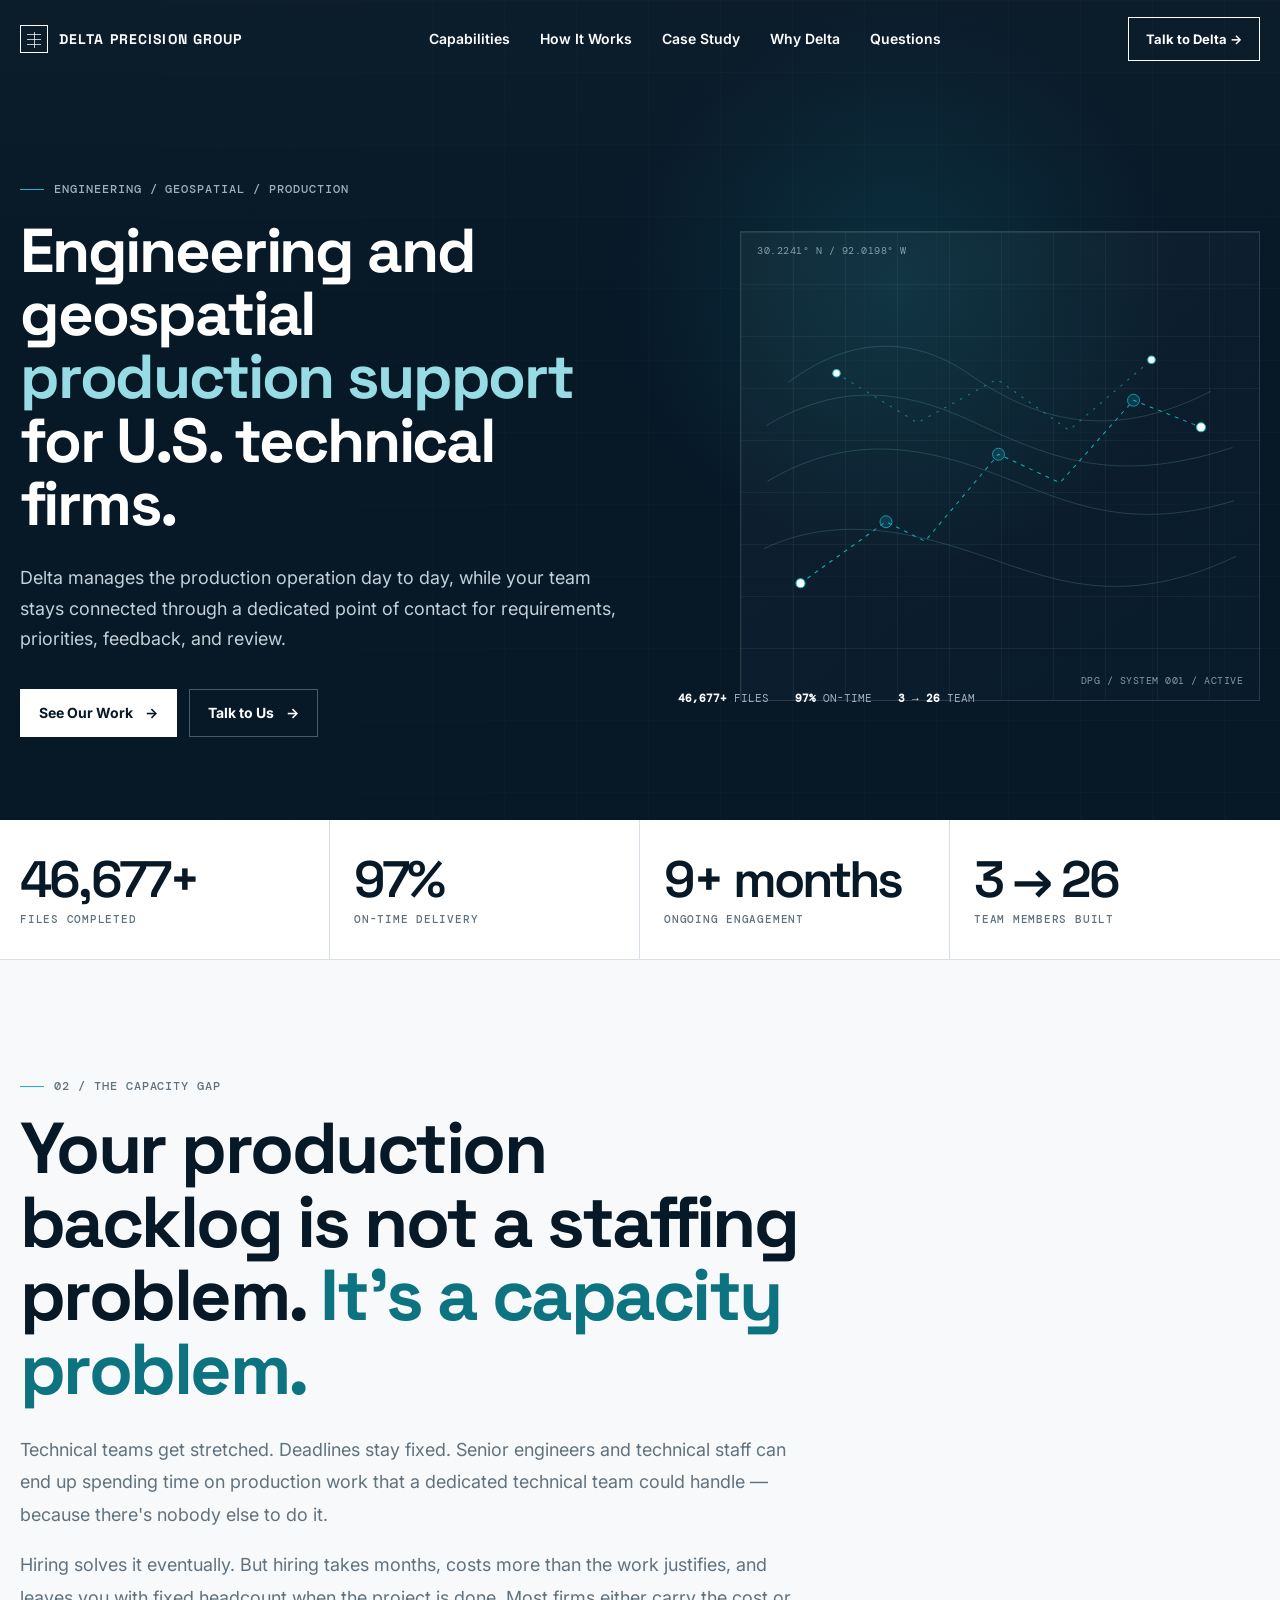
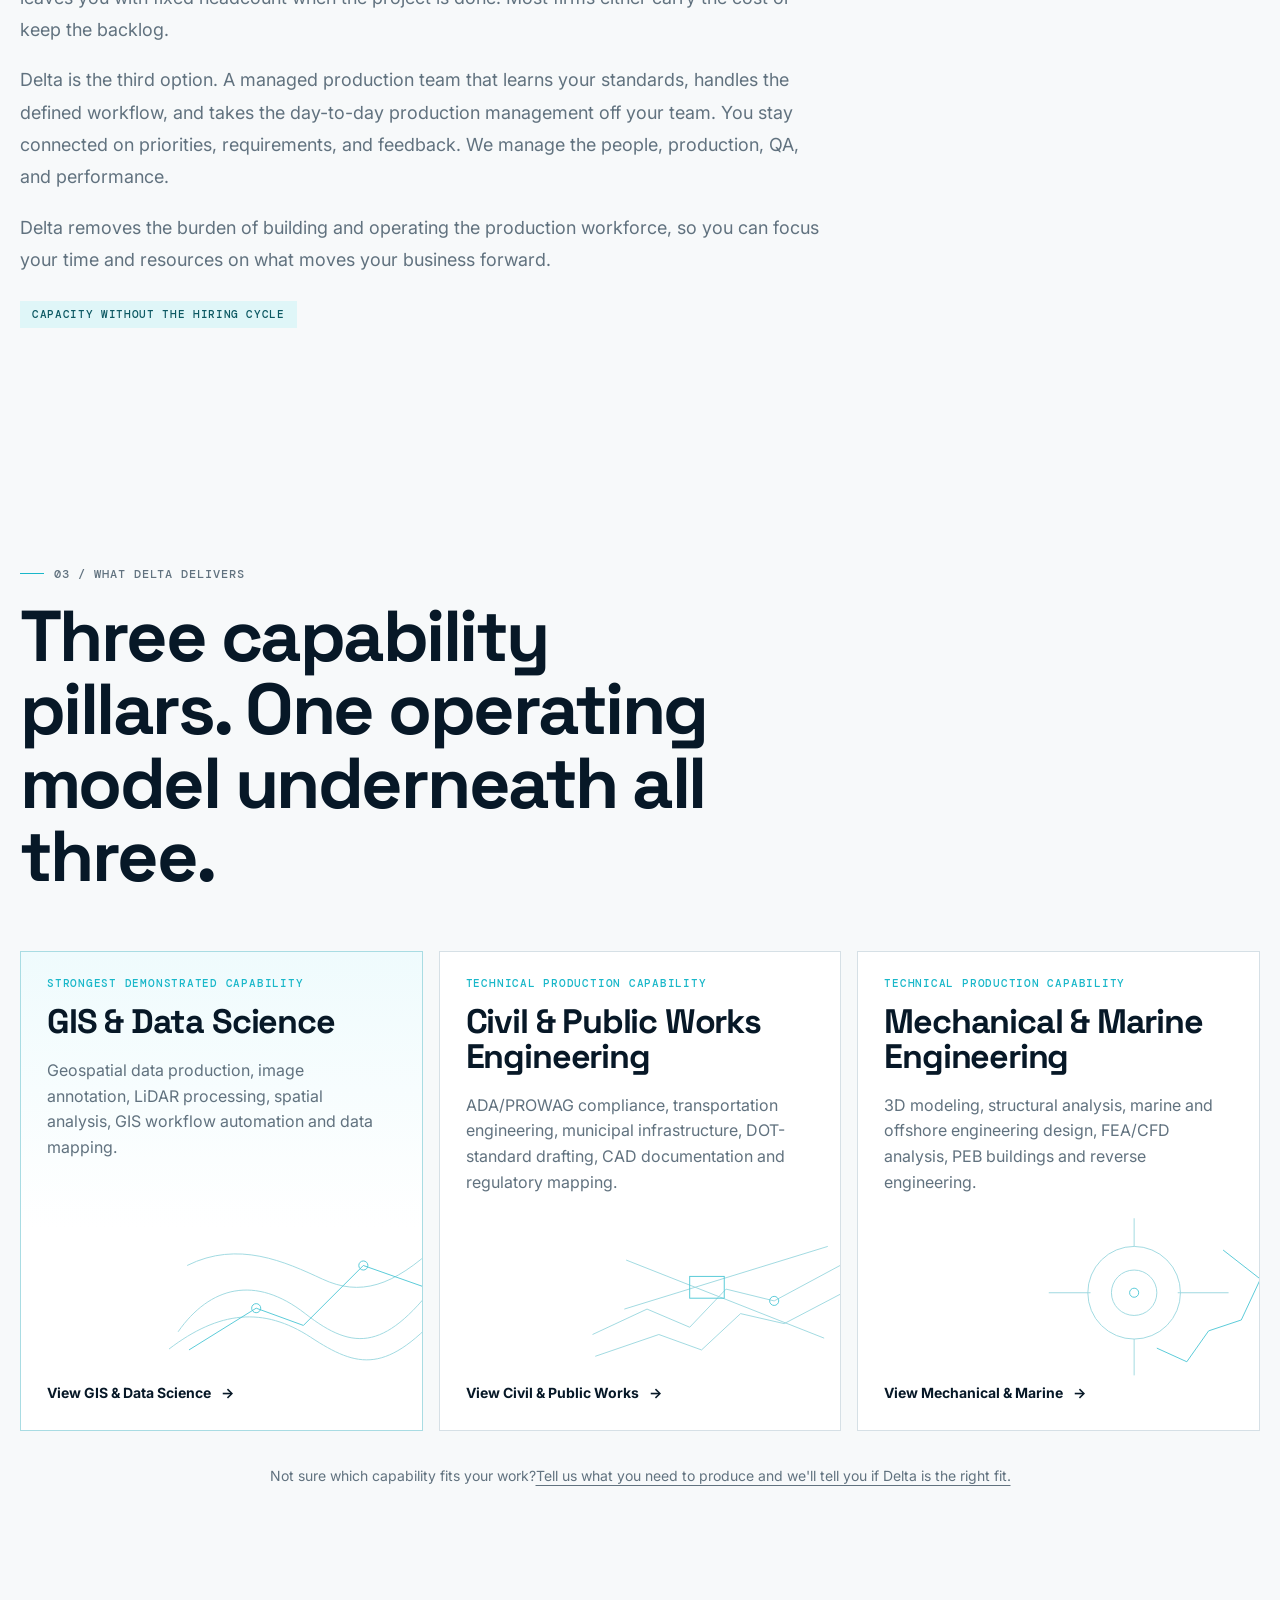
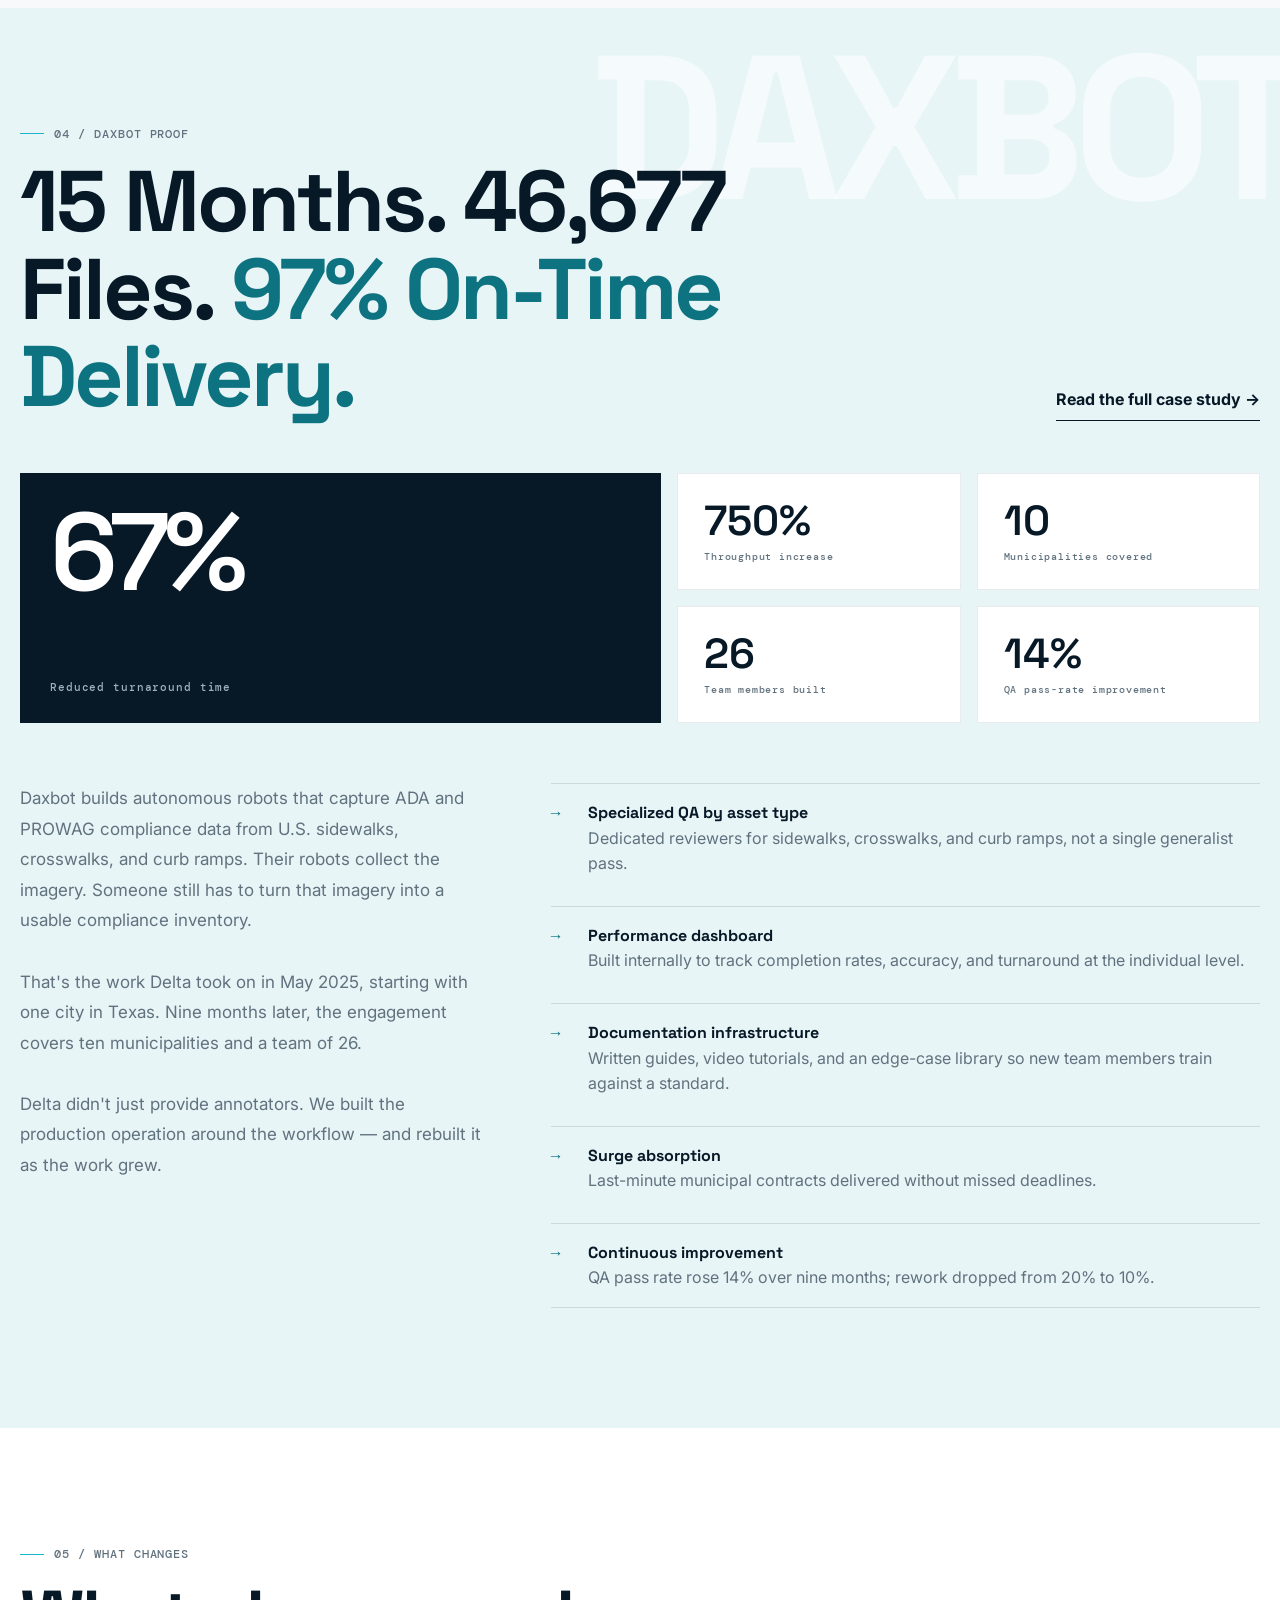
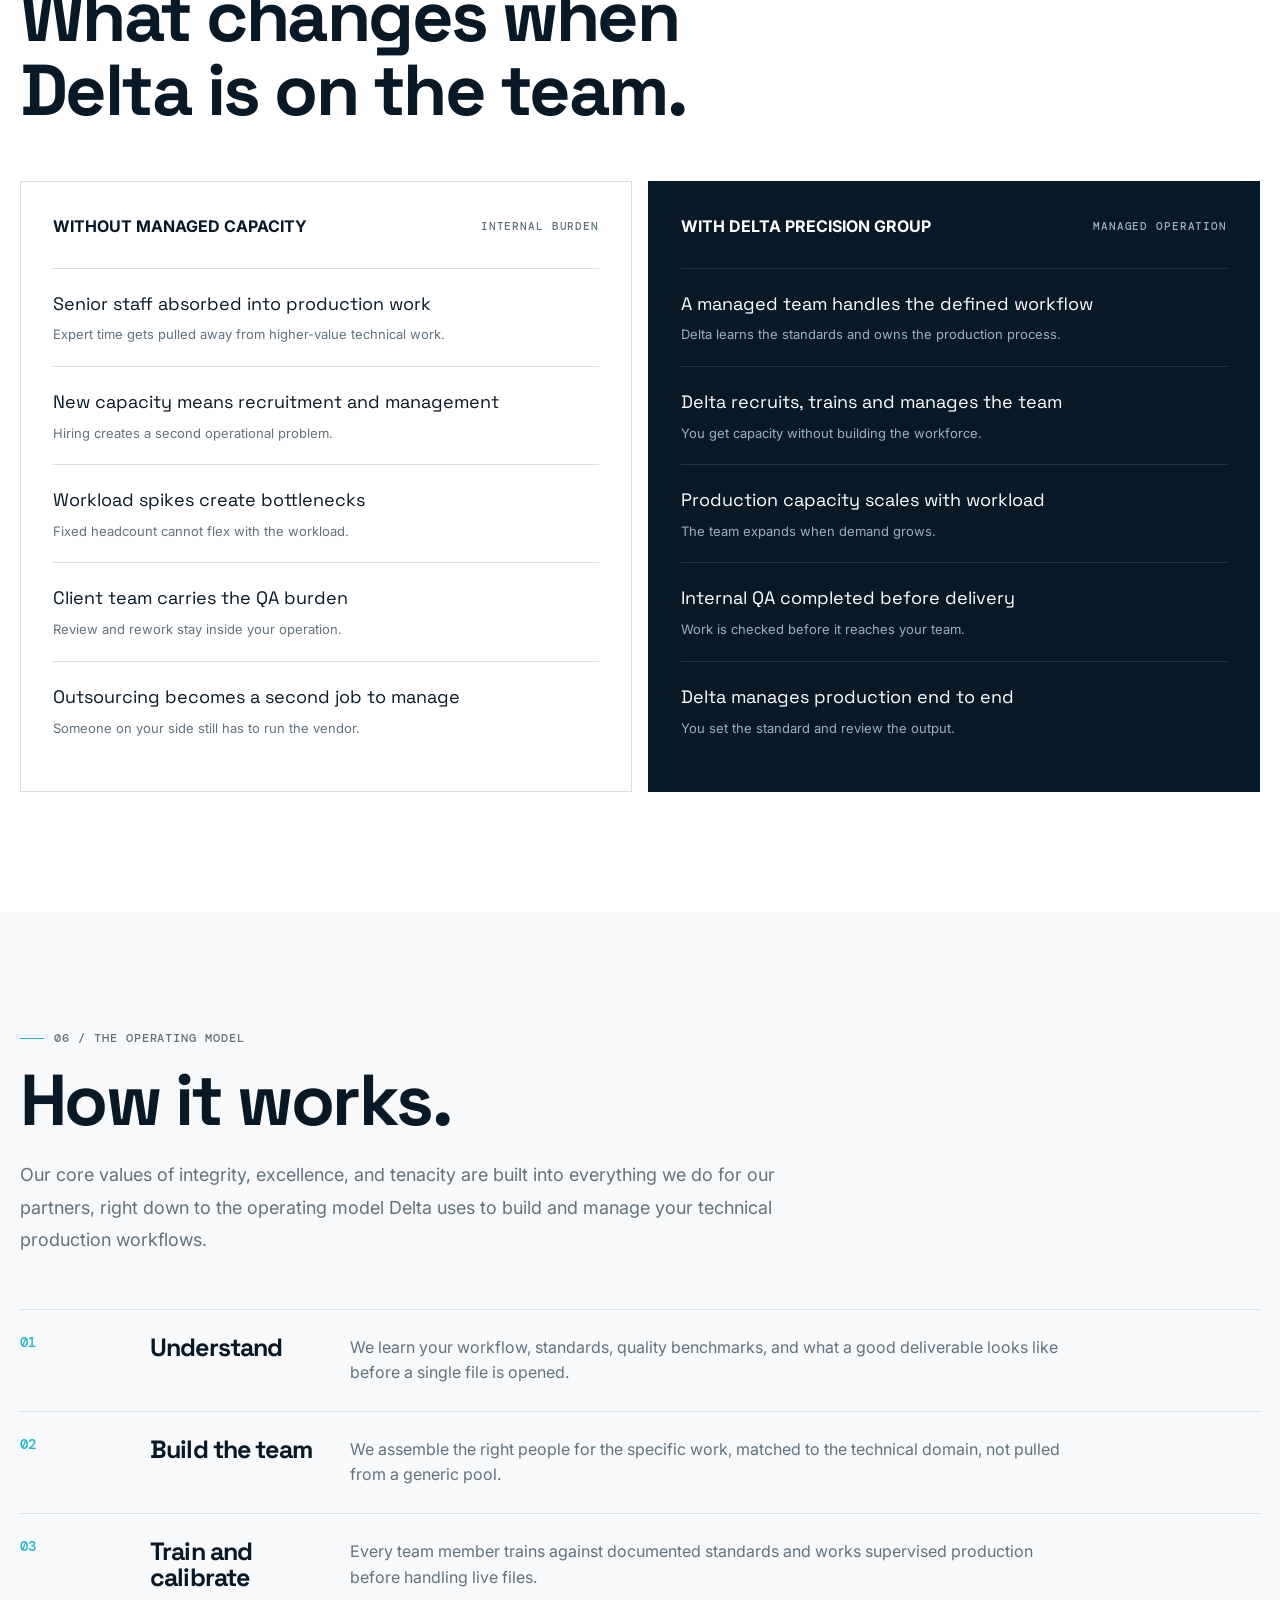
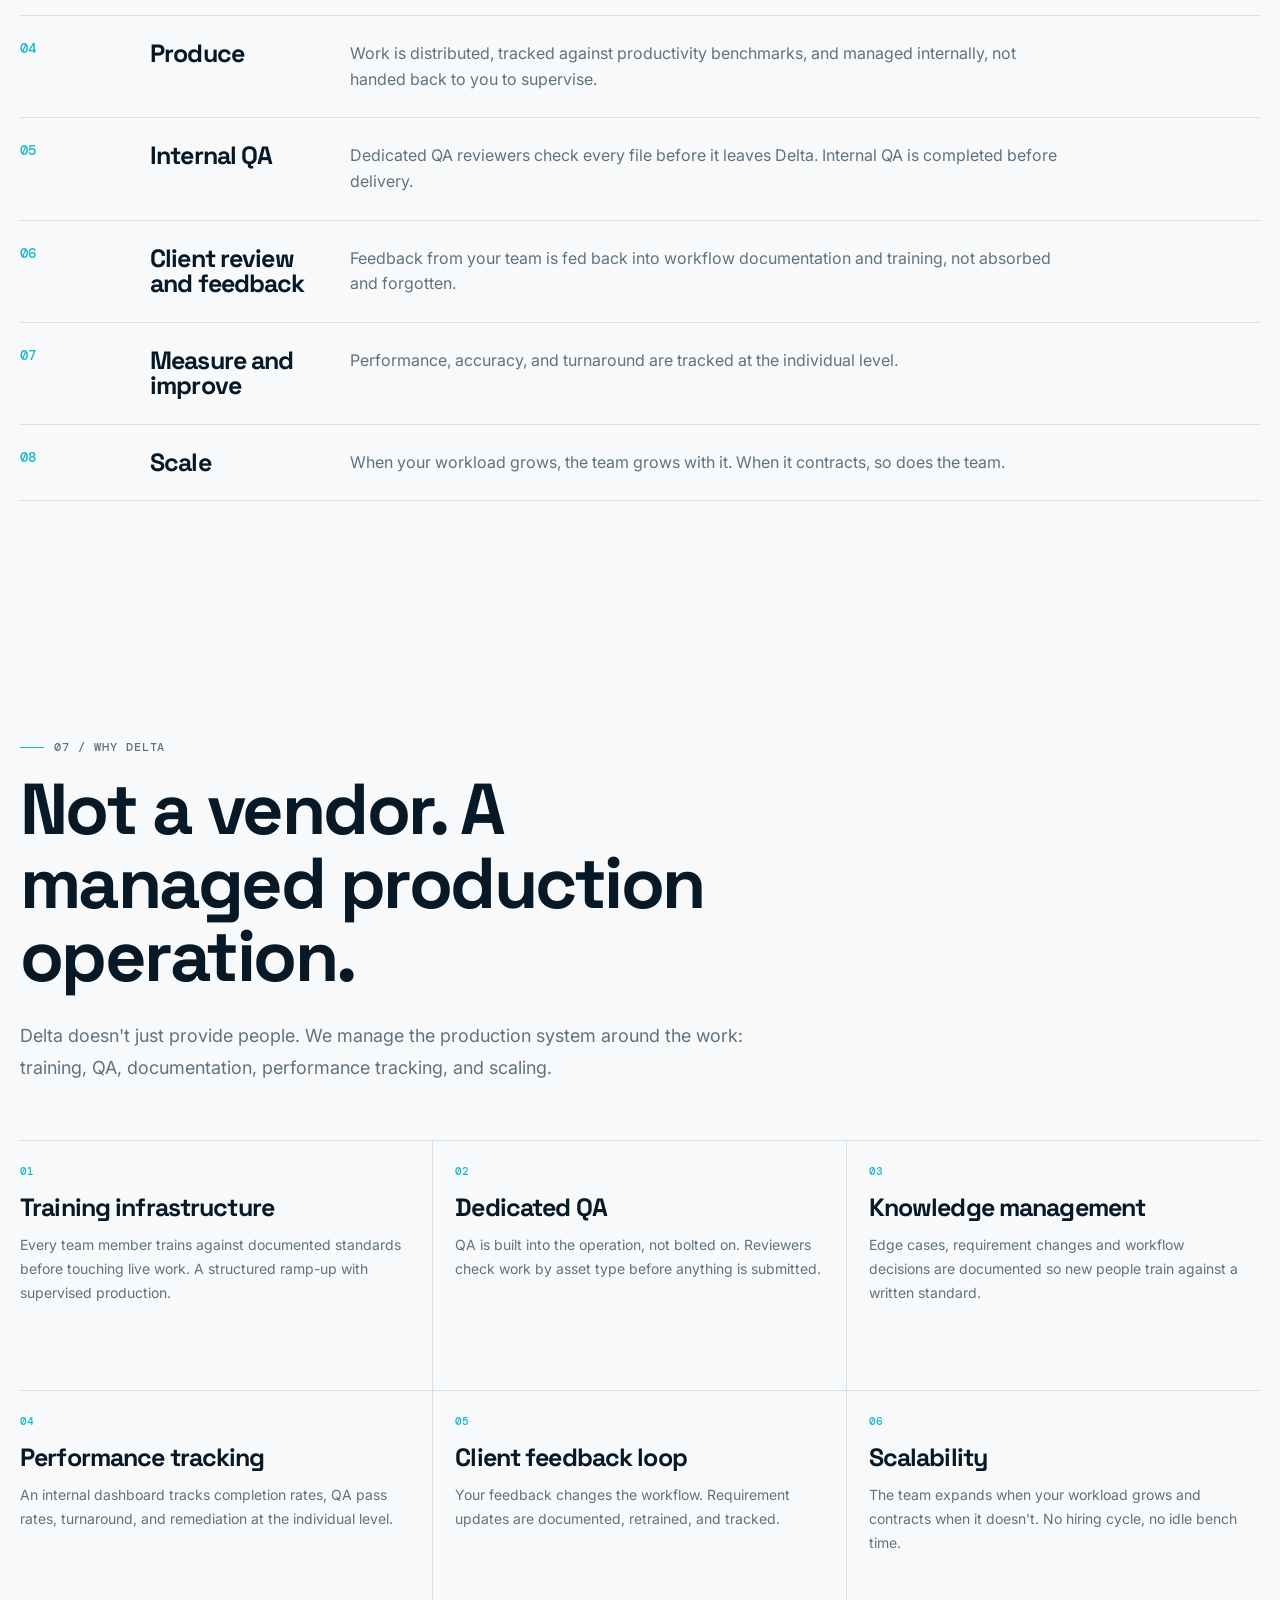
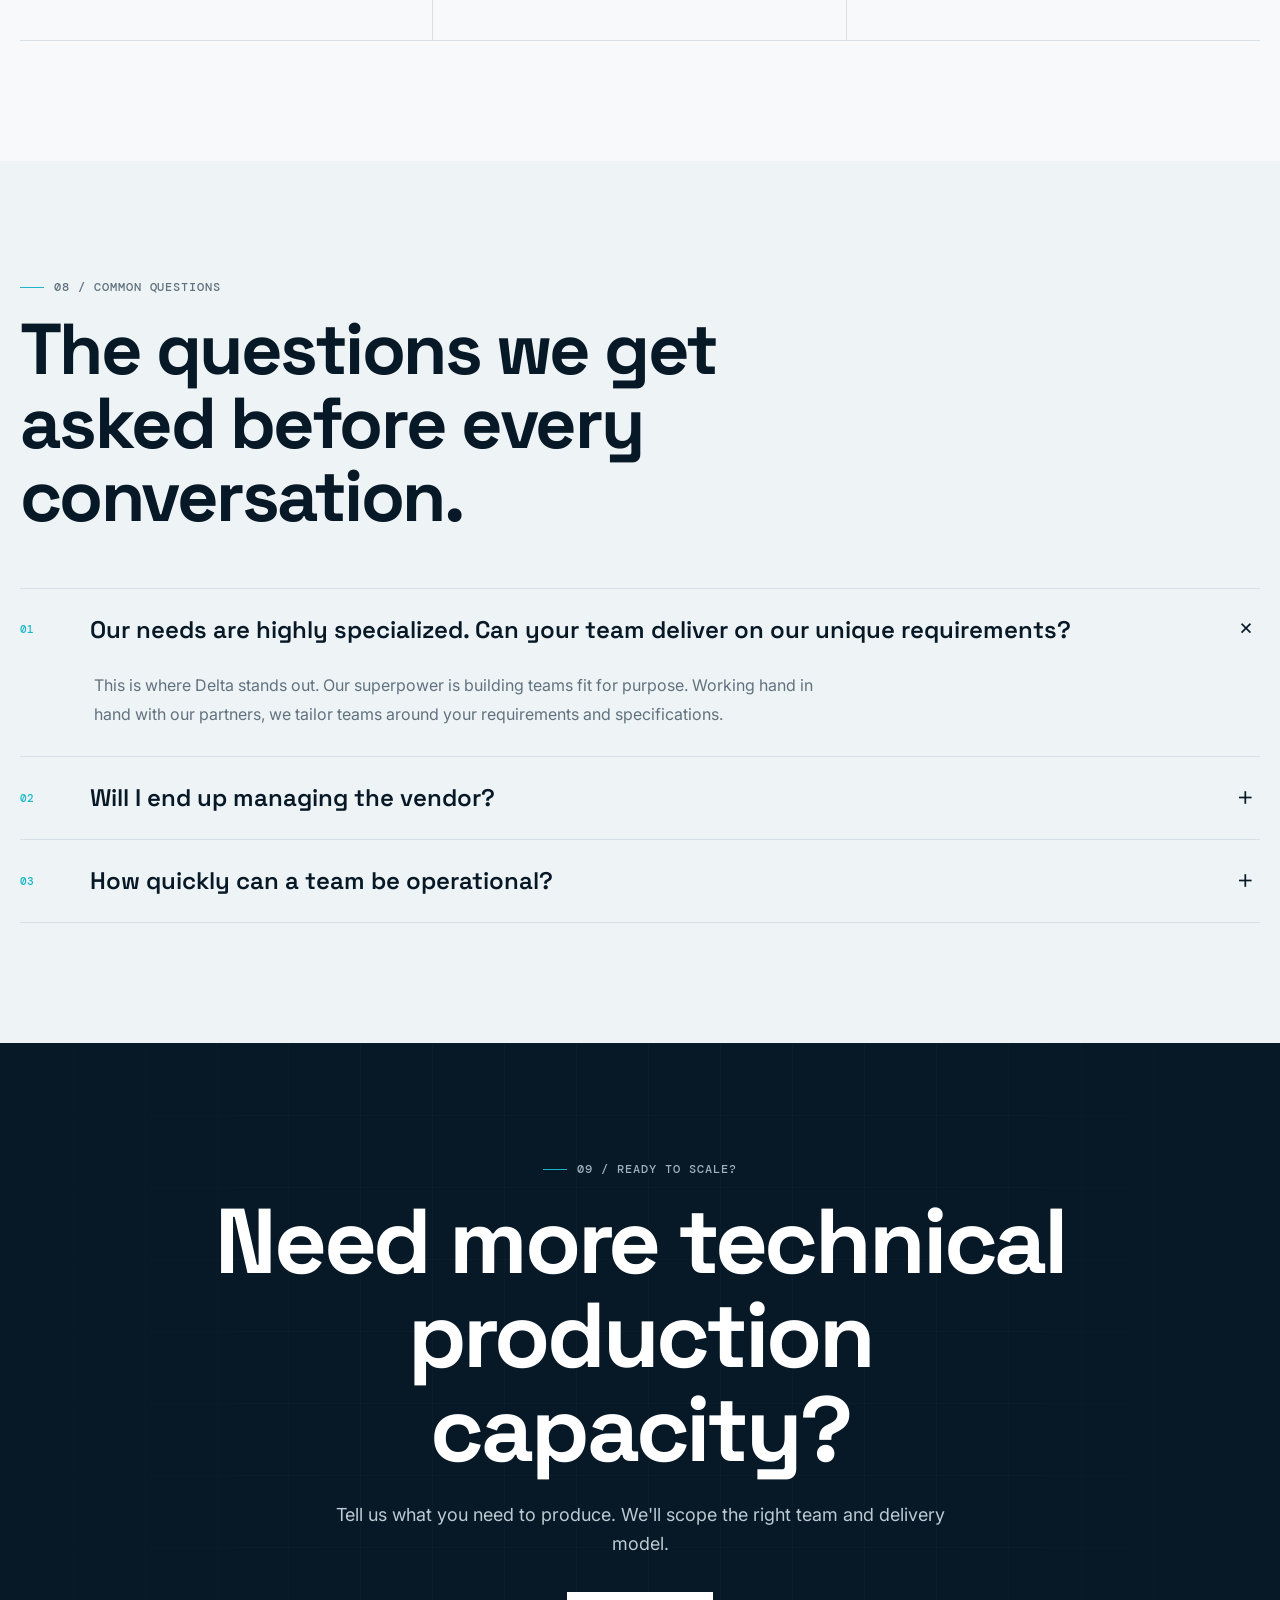
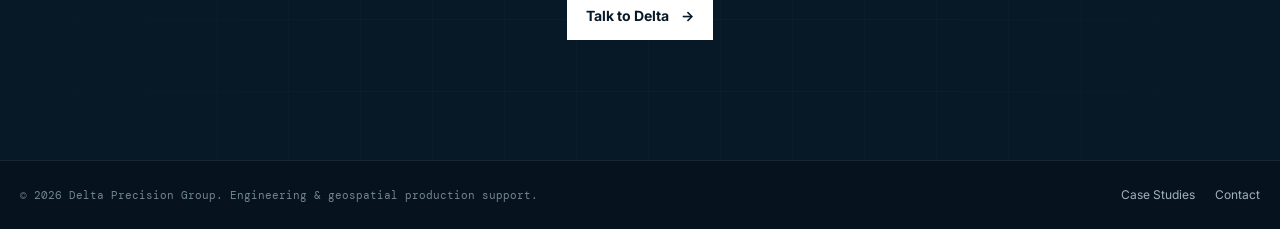
<file: mockup3.html>
<!DOCTYPE html>
<html lang="en">
<head>
  <meta charset="UTF-8" />
  <meta name="viewport" content="width=device-width, initial-scale=1.0" />
  <meta name="description" content="Delta Precision Group provides engineering and geospatial production support for U.S. technical firms." />
  <meta name="theme-color" content="#071827" />
  <title>Delta Precision Group | Engineering & Geospatial Production Support</title>

  <link rel="preconnect" href="https://fonts.googleapis.com" />
  <link rel="preconnect" href="https://fonts.gstatic.com" crossorigin />
  <link href="https://fonts.googleapis.com/css2?family=DM+Mono:wght@400;500&family=Inter:wght@400;500;600;700&family=Space+Grotesk:wght@500;600;700&display=swap" rel="stylesheet" />

  <style>
    :root{
      --ink:#071827;
      --ink-2:#0c2435;
      --paper:#f7f9fa;
      --mist:#eef3f6;
      --line:#d6e0e6;
      --muted:#61727f;
      --cyan:#19b7c9;
      --cyan-soft:#dff6f8;
      --orange:#e68a45;
      --white:#fff;
      --radius:18px;
      --max:1240px;
      --shadow:0 18px 45px rgba(7,24,39,.08);
    }

    *{box-sizing:border-box}
    html{scroll-behavior:smooth}
    body{
      margin:0;
      color:var(--ink);
      background:var(--paper);
      font-family:Inter,system-ui,sans-serif;
      line-height:1.6;
      -webkit-font-smoothing:antialiased;
    }
    a{color:inherit}
    img,svg{max-width:100%;display:block}
    button,a{font:inherit}
    :focus-visible{outline:2px solid var(--cyan);outline-offset:4px}

    .container{width:min(calc(100% - 40px), var(--max));margin-inline:auto}
    .eyebrow{
      display:flex;
      align-items:center;
      gap:10px;
      color:var(--muted);
      font:500 12px/1 "DM Mono",monospace;
      text-transform:uppercase;
      letter-spacing:.08em;
    }
    .eyebrow::before{
      content:"";
      width:24px;height:1px;background:var(--cyan);
    }
    h1,h2,h3,h4{
      margin:0;
      font-family:"Space Grotesk",Inter,sans-serif;
      letter-spacing:-.035em;
      line-height:1.02;
    }
    p{margin:0;color:var(--muted)}
    .mono{font-family:"DM Mono",monospace}

    /* NAV */
    .site-nav{
      position:fixed; inset:0 0 auto 0;
      z-index:50;
      transition:.3s ease;
      border-bottom:1px solid transparent;
      color:#fff;
    }
    .site-nav.scrolled{
      color:var(--ink);
      background:rgba(247,249,250,.86);
      backdrop-filter:blur(14px);
      border-color:rgba(214,224,230,.9);
    }
    .nav-inner{height:78px;display:flex;align-items:center;justify-content:space-between}
    .brand{
      display:flex;align-items:center;gap:11px;
      text-decoration:none;
      font:700 14px/1 "Space Grotesk",sans-serif;
      letter-spacing:.08em;
    }
    .brand-mark{
      width:28px;height:28px;border:1px solid currentColor;position:relative;overflow:hidden;
    }
    .brand-mark::before,.brand-mark::after{
      content:"";position:absolute;background:currentColor;opacity:.75;
    }
    .brand-mark::before{width:14px;height:1px;left:6px;top:8px;box-shadow:0 5px 0 currentColor,0 10px 0 currentColor}
    .brand-mark::after{width:1px;height:16px;left:13px;top:6px}
    .nav-links{display:flex;align-items:center;gap:30px}
    .nav-links a{
      text-decoration:none;font-size:14px;font-weight:600;color:inherit;position:relative;
    }
    .nav-links a::after{
      content:"";position:absolute;left:0;right:100%;bottom:-7px;height:1px;background:var(--cyan);transition:.25s ease;
    }
    .nav-links a:hover::after{right:0}
    .nav-cta{
      padding:11px 17px;border:1px solid currentColor;text-decoration:none;
      font-size:13px;font-weight:700;transition:.25s ease;
    }
    .nav-cta:hover{background:var(--ink);color:#fff;border-color:var(--ink)}
    .site-nav:not(.scrolled) .nav-cta:hover{background:#fff;color:var(--ink);border-color:#fff}
    .nav-toggle{display:none;background:none;border:0;color:inherit}

    /* HERO */
    .hero{
      position:relative;overflow:hidden;
      min-height:820px;
      background:var(--ink);
      color:#fff;
      display:flex;align-items:center;
    }
    .hero::before{
      content:"";
      position:absolute;inset:0;
      background:
        radial-gradient(circle at 70% 35%, rgba(25,183,201,.14), transparent 27%),
        linear-gradient(180deg,rgba(255,255,255,.02),transparent 40%);
      pointer-events:none;
    }
    .hero-grid{
      position:absolute;inset:0;
      background-image:
        linear-gradient(rgba(255,255,255,.045) 1px, transparent 1px),
        linear-gradient(90deg,rgba(255,255,255,.045) 1px, transparent 1px);
      background-size:72px 72px;
      mask-image:linear-gradient(to right, transparent 0, rgba(0,0,0,.85) 48%, #000 100%);
      opacity:.42;
    }
    .hero-inner{
      position:relative;z-index:2;
      display:grid;grid-template-columns:1.03fr .97fr;
      gap:40px;align-items:center;
      padding-top:100px;
    }
    .hero-copy{max-width:740px}
    .hero .eyebrow{color:#9fb0bc}
    .hero h1{
      margin-top:24px;
      font-size:clamp(52px,7vw,62px);
      max-width:780px;
    }
    .hero h1 span{color:#97dce4}
    .hero-sub{
      margin-top:28px;
      max-width:640px;
      color:#c3d0d8;
      font-size:18px;
      line-height:1.7;
    }
    .actions{display:flex;gap:12px;margin-top:34px;flex-wrap:wrap}
    .btn{
      display:inline-flex;align-items:center;gap:12px;
      min-height:48px;padding:0 18px;
      text-decoration:none;font-size:14px;font-weight:700;
      border:1px solid rgba(255,255,255,.28);
      transition:.25s ease;
    }
    .btn-primary{background:#fff;color:var(--ink);border-color:#fff}
    .btn-primary:hover{background:var(--cyan-soft);border-color:var(--cyan-soft)}
    .btn-secondary{color:#fff}
    .btn-secondary:hover{border-color:var(--cyan);color:#9fe6ec}
    .hero-visual{position:relative;min-height:520px}
    .hero-visual .panel{
      position:absolute;right:0;top:6%;width:min(100%,520px);height:470px;
      border:1px solid rgba(255,255,255,.13);
      background:linear-gradient(145deg,rgba(255,255,255,.035),rgba(25,183,201,.025));
      box-shadow:inset 0 1px 0 rgba(255,255,255,.04);
      overflow:hidden;
    }
    .hero-visual .panel::before{
      content:"";
      position:absolute;inset:0;
      background:
        linear-gradient(rgba(255,255,255,.045) 1px, transparent 1px),
        linear-gradient(90deg,rgba(255,255,255,.045) 1px, transparent 1px);
      background-size:52px 52px;
    }
    .coord{
      position:absolute;color:#8fa8b7;font:400 10px/1 "DM Mono",monospace;letter-spacing:.05em;
      opacity:.9;
    }
    .c1{left:16px;top:14px}.c2{right:16px;bottom:14px}
    .network{position:absolute;inset:54px 34px 40px}
    .network svg{width:100%;height:100%;overflow:visible}
    .network .route{
      stroke:var(--cyan);stroke-width:1.4;fill:none;stroke-linecap:round;stroke-linejoin:round;
      stroke-dasharray:4 8;opacity:.9;animation:dash 18s linear infinite;
    }
    .network .contour{stroke:rgba(150,223,229,.24);stroke-width:1;fill:none}
    .network .point{fill:#fff;stroke:var(--cyan);stroke-width:1.5}
    .network .pulse{fill:rgba(25,183,201,.18);stroke:var(--cyan);stroke-width:1;animation:pulse 3s infinite}
    .hero-meta{
      position:absolute;left:0;bottom:16px;
      display:flex;gap:26px;align-items:center;
      color:#9fb0bc;font:400 11px/1 "DM Mono",monospace;
    }
    .hero-meta strong{color:#fff}
    @keyframes dash{to{stroke-dashoffset:-220}}
    @keyframes pulse{0%,100%{r:7;opacity:.55}50%{r:15;opacity:.15}}

    /* STATS */
    .proof{background:#fff;border-bottom:1px solid var(--line)}
    .proof-grid{display:grid;grid-template-columns:repeat(4,1fr)}
    .stat{padding:34px 22px 34px 0;border-right:1px solid var(--line)}
    .stat+ .stat{padding-left:24px}
    .stat:last-child{border-right:0}
    .stat .value{font:600 clamp(36px,4vw,58px)/1 "Space Grotesk",sans-serif;letter-spacing:-.055em}
    .stat .label{margin-top:9px;font:500 11px/1 "DM Mono",monospace;color:var(--muted);letter-spacing:.07em;text-transform:uppercase}

    /* STANDARD SECTIONS */
    section.block{padding:120px 0}
    .section-head{max-width:780px}
    .section-head h2{font-size:clamp(44px,6vw,72px);margin-top:20px}
    .body-copy{max-width:800px;margin-top:28px;display:grid;gap:18px;font-size:18px;line-height:1.8}

    /* PROBLEM */
    .problem .accent{
      display:inline-block;margin-top:24px;
      padding:8px 12px;background:var(--cyan-soft);color:#0d5963;
      font:500 11px/1 "DM Mono",monospace;text-transform:uppercase;letter-spacing:.06em;
    }

    /* CAPABILITIES */
    .cap-head{display:flex;justify-content:space-between;gap:24px;align-items:end}
    .cap-head .section-head{max-width:740px}
    .cap-grid{display:grid;grid-template-columns:repeat(3,1fr);gap:16px;margin-top:58px}
    .cap-card{
      position:relative;min-height:480px;padding:26px;
      background:#fff;border:1px solid var(--line);
      display:flex;flex-direction:column;overflow:hidden;transition:.35s ease;
    }
    .cap-card::before{
      content:"";position:absolute;inset:auto 0 0 0;height:2px;background:transparent;transition:.3s ease;
    }
    .cap-card:hover{transform:translateY(-5px);box-shadow:var(--shadow);border-color:#c4d4dc}
    .cap-card:hover::before{background:var(--cyan)}
    .cap-card.featured{
      background:linear-gradient(180deg,#effbfd,#fff 58%);
      border-color:#a9dce3;
    }
    .card-kicker{font:500 11px/1 "DM Mono",monospace;color:var(--cyan);letter-spacing:.07em;text-transform:uppercase}
    .cap-card h3{font-size:34px;margin-top:16px;max-width:330px}
    .cap-card p{margin-top:18px;max-width:340px}
    .cap-link{margin-top:auto;display:inline-flex;gap:10px;align-items:center;text-decoration:none;font-weight:700;font-size:14px}
    .cap-link span{transition:.2s}.cap-link:hover span{transform:translateX(5px)}
    .cap-art{
      position:absolute;right:-20px;bottom:40px;width:68%;height:180px;opacity:.78;
    }
    .cap-art svg{width:100%;height:100%}
    .cap-art path,.cap-art line,.cap-art polyline,.cap-art rect,.cap-art circle{
      fill:none;stroke:#7cccd5;stroke-width:1;
    }
    .cap-art .solid{stroke:#19b7c9}
    .cap-foot{margin-top:34px;display:flex;justify-content:center;color:var(--muted);font-size:14px}
    .cap-foot a{text-decoration:underline;text-underline-offset:4px}

    /* CASE STUDY */
    .case{
      background:#e8f5f7;
      position:relative;overflow:hidden;
    }
    .case::after{
      content:"DAXBOT";
      position:absolute;right:-20px;top:18px;
      font:700 clamp(90px,16vw,240px)/1 "Space Grotesk",sans-serif;
      color:rgba(255,255,255,.58);
      letter-spacing:-.06em;pointer-events:none;
    }
    .case-inner{position:relative;z-index:1}
    .case-top{display:flex;justify-content:space-between;gap:36px;align-items:end}
    .case-title{max-width:860px}
    .case-title h2{font-size:clamp(48px,7vw,86px);margin-top:18px}
    .case-title h2 span{color:#0e7380}
    .case-link{
      flex:0 0 auto;text-decoration:none;font-weight:700;
      border-bottom:1px solid var(--ink);padding-bottom:7px;
    }
    .metrics{display:grid;grid-template-columns:1.1fr 1fr;gap:16px;margin-top:52px}
    .metric-large{
      padding:30px;background:var(--ink);color:#fff;min-height:250px;
      display:flex;flex-direction:column;justify-content:space-between;
    }
    .metric-large .number{font:600 clamp(64px,9vw,110px)/.9 "Space Grotesk",sans-serif;letter-spacing:-.06em}
    .metric-large .label{font:500 11px/1 "DM Mono",monospace;color:#9fb0bc;letter-spacing:.08em}
    .metric-side{display:grid;grid-template-columns:1fr 1fr;gap:16px}
    .small-metric{
      background:#fff;border:1px solid rgba(7,24,39,.09);padding:26px;
      min-height:117px;display:flex;flex-direction:column;justify-content:space-between;
    }
    .small-metric .n{font:600 42px/1 "Space Grotesk",sans-serif}
    .small-metric .l{font:500 10px/1.2 "DM Mono",monospace;color:var(--muted);letter-spacing:.08em}
    .case-content{display:grid;grid-template-columns:.8fr 1.2fr;gap:58px;margin-top:60px}
    .case-content .story{font-size:17px;line-height:1.8}
    .proof-list{display:grid;gap:13px}
    .proof-row{
      display:grid;grid-template-columns:24px 1fr;gap:13px;
      padding:16px 0;border-top:1px solid rgba(7,24,39,.12);
    }
    .proof-row:last-child{border-bottom:1px solid rgba(7,24,39,.12)}
    .proof-row .arrow{font-family:"DM Mono",monospace;color:#0e7380}
    .proof-row strong{font-family:"Space Grotesk",sans-serif;font-size:16px}

    /* BEFORE AFTER */
    .compare{background:#fff}
    .compare-grid{display:grid;grid-template-columns:1fr 1fr;gap:16px;margin-top:54px}
    .compare-card{padding:32px;border:1px solid var(--line);min-height:520px}
    .compare-card.dark{background:var(--ink);color:#fff;border-color:var(--ink)}
    .compare-card .head{display:flex;justify-content:space-between;align-items:center;margin-bottom:28px}
    .compare-card .tag{font:500 11px/1 "DM Mono",monospace;text-transform:uppercase;letter-spacing:.08em;color:var(--muted)}
    .compare-card.dark .tag{color:#9fb0bc}
    .compare-item{
      padding:21px 0;border-top:1px solid var(--line);font-family:"Space Grotesk",sans-serif;font-size:18px;
    }
    .compare-card.dark .compare-item{border-color:rgba(255,255,255,.13)}
    .compare-item span{display:block;margin-top:7px;color:var(--muted);font:400 13px/1.5 Inter,sans-serif}
    .compare-card.dark .compare-item span{color:#9fb0bc}

    /* HOW */
    .steps-wrap{margin-top:52px;border-top:1px solid var(--line)}
    .step{
      display:grid;grid-template-columns:110px 180px 1fr;gap:20px;
      padding:25px 0;border-bottom:1px solid var(--line);align-items:start;
    }
    .step .num{font:500 14px/1 "DM Mono",monospace;color:var(--cyan)}
    .step h3{font-size:25px}
    .step p{max-width:720px}

    /* WHY */
    .why-head{display:flex;justify-content:space-between;align-items:end;gap:40px}
    .why-intro{max-width:740px;margin-top:26px;font-size:18px;line-height:1.8}
    .why-grid{display:grid;grid-template-columns:repeat(3,1fr);border-top:1px solid var(--line);margin-top:56px}
    .why-card{
      min-height:250px;padding:25px 22px 28px 0;border-right:1px solid var(--line);border-bottom:1px solid var(--line);
    }
    .why-card:nth-child(3n+2),.why-card:nth-child(3n+3){padding-left:22px}
    .why-card:nth-child(3n){border-right:0}
    .why-index{font:500 11px/1 "DM Mono",monospace;color:var(--cyan)}
    .why-card h3{font-size:25px;margin-top:18px}
    .why-card p{margin-top:12px;font-size:14px;line-height:1.7}

    /* FAQ */
    .faq{background:var(--mist)}
    .faq-grid{margin-top:54px;border-top:1px solid var(--line)}
    .faq-item{border-bottom:1px solid var(--line)}
    .faq-button{
      width:100%;border:0;background:none;padding:26px 0;text-align:left;
      display:grid;grid-template-columns:50px 1fr 24px;gap:20px;align-items:center;
      cursor:pointer;color:var(--ink);
    }
    .faq-button .qnum{font:500 11px/1 "DM Mono",monospace;color:var(--cyan)}
    .faq-button strong{font:600 24px/1.25 "Space Grotesk",sans-serif}
    .faq-icon{font:300 30px/1 "Space Grotesk",sans-serif;transition:.25s}
    .faq-answer{max-height:0;overflow:hidden;transition:max-height .35s ease}
    .faq-answer p{max-width:900px;padding:0 74px 28px;font-size:16px;line-height:1.8}
    .faq-item.open .faq-answer{max-height:240px}
    .faq-item.open .faq-icon{transform:rotate(45deg)}

    /* CTA */
    .final-cta{background:var(--ink);color:#fff;position:relative;overflow:hidden}
    .final-cta::before{
      content:"";position:absolute;inset:0;
      background:
        linear-gradient(rgba(255,255,255,.035) 1px, transparent 1px),
        linear-gradient(90deg,rgba(255,255,255,.035) 1px, transparent 1px);
      background-size:72px 72px;
      mask-image:linear-gradient(to right,transparent,#000 30%,#000 70%,transparent);
      opacity:.55;
    }
    .cta-inner{position:relative;z-index:1;text-align:center;max-width:860px;margin-inline:auto}
    .cta-inner .eyebrow{justify-content:center;color:#9fb0bc}
    .cta-inner h2{font-size:clamp(52px,8vw,92px);margin-top:20px}
    .cta-inner p{max-width:640px;margin:24px auto 0;color:#bdcad2;font-size:18px}
    .cta-inner .actions{justify-content:center}

    footer{background:#06131e;color:#8ea0ad;padding:24px 0;border-top:1px solid rgba(255,255,255,.08)}
    .footer-inner{display:flex;justify-content:space-between;gap:20px;align-items:center}
    .footer-inner p{font:400 11px/1.5 "DM Mono",monospace;color:#718592}
    .footer-links{display:flex;gap:20px}
    .footer-links a{font-size:12px;text-decoration:none;color:#a1b2bd}

    /* RESPONSIVE */
    @media (max-width: 1050px){
      .hero-inner{grid-template-columns:1fr}
      .hero-visual{min-height:440px;margin-top:-10px}
      .hero-copy{max-width:820px}
      .cap-grid{grid-template-columns:1fr 1fr}
      .cap-card:last-child{grid-column:1/-1}
      .why-grid{grid-template-columns:1fr 1fr}
      .why-card:nth-child(3n){border-right:1px solid var(--line)}
      .why-card:nth-child(2n){border-right:0}
      .why-card:nth-child(3n+2),.why-card:nth-child(3n+3){padding-left:22px}
      .why-card:nth-child(2n+1){padding-left:0}
    }

    @media (max-width: 820px){
      .container{width:min(calc(100% - 28px),var(--max))}
      .nav-links,.nav-cta{display:none}
      .nav-toggle{display:block}
      .hero{min-height:auto;padding-bottom:80px}
      .hero-inner{padding-top:140px}
      .hero-visual{min-height:360px}
      .hero-visual .panel{height:330px}
      .proof-grid{grid-template-columns:1fr 1fr}
      .stat{border-bottom:1px solid var(--line)}
      .stat:nth-child(2){border-right:0}
      .stat:nth-child(3){padding-left:0}
      section.block{padding:84px 0}
      .cap-grid,.compare-grid,.case-content,.metrics{grid-template-columns:1fr}
      .cap-card:last-child{grid-column:auto}
      .metric-side{grid-template-columns:1fr 1fr}
      .step{grid-template-columns:50px 1fr}
      .step p{grid-column:2}
      .why-grid{grid-template-columns:1fr}
      .why-card,.why-card:nth-child(3n),.why-card:nth-child(2n){border-right:0;padding-left:0!important}
      .faq-button{grid-template-columns:34px 1fr 24px}
      .faq-answer p{padding-left:54px}
    }

    @media (max-width: 560px){
      .hero h1{font-size:48px}
      .hero-sub{font-size:16px}
      .hero-visual{min-height:300px}
      .hero-visual .panel{height:280px}
      .hero-meta{gap:13px;flex-wrap:wrap}
      .proof-grid{grid-template-columns:1fr}
      .stat,.stat+ .stat{padding:23px 0;border-right:0}
      .cap-card{min-height:410px}
      .case-title h2,.section-head h2,.cta-inner h2{font-size:46px}
      .case::after{font-size:90px}
      .metric-side{grid-template-columns:1fr}
      .compare-card{min-height:auto}
      .step{grid-template-columns:44px 1fr}
      .step p{grid-column:2}
      .faq-button strong{font-size:19px}
      .faq-answer p{padding-left:44px}
      .footer-inner{align-items:flex-start;flex-direction:column}
    }
  </style>
</head>

<body>
  <header class="site-nav" id="siteNav">
    <div class="container nav-inner">
      <a href="/" class="brand" aria-label="Delta Precision Group home">
        <span class="brand-mark" aria-hidden="true"></span>
        <span>DELTA PRECISION GROUP</span>
      </a>

      <nav class="nav-links" aria-label="Primary navigation">
        <a href="#capabilities">Capabilities</a>
        <a href="#how-it-works">How It Works</a>
        <a href="#case-study">Case Study</a>
        <a href="#why-delta">Why Delta</a>
        <a href="#faq">Questions</a>
      </nav>

      <a class="nav-cta" href="/contact/">Talk to Delta <span aria-hidden="true">→</span></a>
      <button class="nav-toggle" type="button" aria-label="Toggle menu" aria-expanded="false">MENU</button>
    </div>
  </header>

  <main>
    <section class="hero" aria-labelledby="hero-heading">
      <div class="hero-grid" aria-hidden="true"></div>
      <div class="container hero-inner">
        <div class="hero-copy">
          <div class="eyebrow">Engineering / Geospatial / Production</div>
          <h1 id="hero-heading">Engineering and geospatial <span>production support</span> for U.S. technical firms.</h1>
          <p class="hero-sub">
            Delta manages the production operation day to day, while your team stays connected through a dedicated point of contact for requirements, priorities, feedback, and review.
          </p>
          <div class="actions">
            <a class="btn btn-primary" href="/case-studies/">See Our Work <span aria-hidden="true">→</span></a>
            <a class="btn btn-secondary" href="/contact/">Talk to Us <span aria-hidden="true">→</span></a>
          </div>
        </div>

        <div class="hero-visual" aria-hidden="true">
          <div class="panel">
            <span class="coord c1">30.2241° N / 92.0198° W</span>
            <span class="coord c2">DPG / SYSTEM 001 / ACTIVE</span>
            <div class="network">
              <svg viewBox="0 0 600 470" role="presentation">
                <path class="contour" d="M18 114 C95 56, 180 48, 260 104 S442 198, 581 126" />
                <path class="contour" d="M-12 172 C75 120, 158 118, 258 164 S446 255, 610 201" />
                <path class="contour" d="M-10 246 C94 184, 188 198, 282 232 S460 318, 612 272" />
                <path class="contour" d="M-15 336 C90 286, 198 318, 290 350 S472 414, 615 346" />
                <path class="route" d="M34 382 L148 300 L200 326 L298 210 L380 248 L478 138 L568 174" />
                <path class="route" d="M82 102 L190 168 L296 110 L392 178 L502 84" style="stroke-dasharray:2 10;opacity:.6" />
                <circle class="pulse" cx="148" cy="300" r="8"></circle>
                <circle class="pulse" cx="298" cy="210" r="8"></circle>
                <circle class="pulse" cx="478" cy="138" r="8"></circle>
                <circle class="point" cx="34" cy="382" r="6"></circle>
                <circle class="point" cx="568" cy="174" r="6"></circle>
                <circle class="point" cx="82" cy="102" r="5"></circle>
                <circle class="point" cx="502" cy="84" r="5"></circle>
              </svg>
            </div>
          </div>
          <div class="hero-meta">
            <span><strong>46,677+</strong> FILES</span>
            <span><strong>97%</strong> ON-TIME</span>
            <span><strong>3 → 26</strong> TEAM</span>
          </div>
        </div>
      </div>
    </section>

    <section class="proof" aria-labelledby="proof-heading">
      <div class="container proof-grid">
        <h2 id="proof-heading" style="position:absolute;left:-9999px;">Delta production performance</h2>
        <div class="stat"><div class="value">46,677+</div><div class="label">Files completed</div></div>
        <div class="stat"><div class="value">97%</div><div class="label">On-time delivery</div></div>
        <div class="stat"><div class="value">9+ months</div><div class="label">Ongoing engagement</div></div>
        <div class="stat"><div class="value">3 → 26</div><div class="label">Team members built</div></div>
      </div>
    </section>

    <section class="block problem" aria-labelledby="problem-heading">
      <div class="container">
        <div class="section-head">
          <div class="eyebrow">02 / The Capacity Gap</div>
          <h2 id="problem-heading">Your production backlog is not a staffing problem. <span style="color:#0e7380;">It's a capacity problem.</span></h2>
        </div>
        <div class="body-copy">
          <p>Technical teams get stretched. Deadlines stay fixed. Senior engineers and technical staff can end up spending time on production work that a dedicated technical team could handle — because there's nobody else to do it.</p>
          <p>Hiring solves it eventually. But hiring takes months, costs more than the work justifies, and leaves you with fixed headcount when the project is done. Most firms either carry the cost or keep the backlog.</p>
          <p>Delta is the third option. A managed production team that learns your standards, handles the defined workflow, and takes the day-to-day production management off your team. You stay connected on priorities, requirements, and feedback. We manage the people, production, QA, and performance.</p>
          <p>Delta removes the burden of building and operating the production workforce, so you can focus your time and resources on what moves your business forward.</p>
        </div>
        <span class="accent">Capacity without the hiring cycle</span>
      </div>
    </section>

    <section class="block" id="capabilities" aria-labelledby="capabilities-heading">
      <div class="container">
        <div class="cap-head">
          <div class="section-head">
            <div class="eyebrow">03 / What Delta Delivers</div>
            <h2 id="capabilities-heading">Three capability pillars. One operating model underneath all three.</h2>
          </div>
        </div>

        <div class="cap-grid">
          <article class="cap-card featured">
            <div class="card-kicker">Strongest demonstrated capability</div>
            <h3>GIS &amp; Data Science</h3>
            <p>Geospatial data production, image annotation, LiDAR processing, spatial analysis, GIS workflow automation and data mapping.</p>
            <div class="cap-art" aria-hidden="true">
              <svg viewBox="0 0 300 180">
                <path d="M10 125 C45 75, 95 62, 150 105 S240 145, 300 64"/>
                <path d="M0 144 C55 102, 104 97, 156 131 S240 173, 305 98"/>
                <path d="M20 52 C76 24, 128 48, 169 67 S246 76, 296 29"/>
                <path class="solid" d="M22 145 L96 99 L148 118 L214 52 L282 76"/>
                <circle class="solid" cx="96" cy="99" r="5"/><circle class="solid" cx="214" cy="52" r="5"/>
              </svg>
            </div>
            <a class="cap-link" href="/gis-data-science/">View GIS &amp; Data Science <span aria-hidden="true">→</span></a>
          </article>

          <article class="cap-card">
            <div class="card-kicker">Technical production capability</div>
            <h3>Civil &amp; Public Works Engineering</h3>
            <p>ADA/PROWAG compliance, transportation engineering, municipal infrastructure, DOT-standard drafting, CAD documentation and regulatory mapping.</p>
            <div class="cap-art" aria-hidden="true">
              <svg viewBox="0 0 300 180">
                <polyline points="5,128 65,100 112,120 152,78 205,91 298,41"/>
                <polyline points="8,152 78,128 125,145 168,105 216,116 300,72"/>
                <line x1="42" y1="46" x2="260" y2="132"/><line x1="40" y1="100" x2="264" y2="31"/>
                <rect class="solid" x="112" y="64" width="38" height="24"/><circle class="solid" cx="205" cy="91" r="5"/>
              </svg>
            </div>
            <a class="cap-link" href="/civil-engineering-services/">View Civil &amp; Public Works <span aria-hidden="true">→</span></a>
          </article>

          <article class="cap-card">
            <div class="card-kicker">Technical production capability</div>
            <h3>Mechanical &amp; Marine Engineering</h3>
            <p>3D modeling, structural analysis, marine and offshore engineering design, FEA/CFD analysis, PEB buildings and reverse engineering.</p>
            <div class="cap-art" aria-hidden="true">
              <svg viewBox="0 0 300 180">
                <circle cx="140" cy="82" r="51"/><circle cx="140" cy="82" r="25"/>
                <line x1="46" y1="82" x2="92" y2="82"/><line x1="188" y1="82" x2="244" y2="82"/>
                <line x1="140" y1="0" x2="140" y2="31"/><line x1="140" y1="133" x2="140" y2="173"/>
                <polyline class="solid" points="238,35 279,67 258,112 222,124 198,158 165,143"/>
                <circle class="solid" cx="140" cy="82" r="5"/>
              </svg>
            </div>
            <a class="cap-link" href="/mechanical-marine-services/">View Mechanical &amp; Marine <span aria-hidden="true">→</span></a>
          </article>
        </div>
        <div class="cap-foot">Not sure which capability fits your work? <a href="/contact/">Tell us what you need to produce and we'll tell you if Delta is the right fit.</a></div>
      </div>
    </section>

    <section class="block case" id="case-study" aria-labelledby="case-heading">
      <div class="container case-inner">
        <div class="case-top">
          <div class="case-title">
            <div class="eyebrow">04 / Daxbot Proof</div>
            <h2 id="case-heading">15 Months. 46,677 Files. <span>97% On-Time Delivery.</span></h2>
          </div>
          <a class="case-link" href="/case-studies/daxbot/">Read the full case study →</a>
        </div>

        <div class="metrics">
          <div class="metric-large">
            <div class="number">67%</div>
            <div class="label">Reduced turnaround time</div>
          </div>
          <div class="metric-side">
            <div class="small-metric"><div class="n">750%</div><div class="l">Throughput increase</div></div>
            <div class="small-metric"><div class="n">10</div><div class="l">Municipalities covered</div></div>
            <div class="small-metric"><div class="n">26</div><div class="l">Team members built</div></div>
            <div class="small-metric"><div class="n">14%</div><div class="l">QA pass-rate improvement</div></div>
          </div>
        </div>

        <div class="case-content">
          <div class="story">
            <p>Daxbot builds autonomous robots that capture ADA and PROWAG compliance data from U.S. sidewalks, crosswalks, and curb ramps. Their robots collect the imagery. Someone still has to turn that imagery into a usable compliance inventory.</p>
            <br />
            <p>That's the work Delta took on in May 2025, starting with one city in Texas. Nine months later, the engagement covers ten municipalities and a team of 26.</p>
            <br />
            <p>Delta didn't just provide annotators. We built the production operation around the workflow — and rebuilt it as the work grew.</p>
          </div>
          <div class="proof-list">
            <div class="proof-row"><div class="arrow">→</div><div><strong>Specialized QA by asset type</strong><p>Dedicated reviewers for sidewalks, crosswalks, and curb ramps, not a single generalist pass.</p></div></div>
            <div class="proof-row"><div class="arrow">→</div><div><strong>Performance dashboard</strong><p>Built internally to track completion rates, accuracy, and turnaround at the individual level.</p></div></div>
            <div class="proof-row"><div class="arrow">→</div><div><strong>Documentation infrastructure</strong><p>Written guides, video tutorials, and an edge-case library so new team members train against a standard.</p></div></div>
            <div class="proof-row"><div class="arrow">→</div><div><strong>Surge absorption</strong><p>Last-minute municipal contracts delivered without missed deadlines.</p></div></div>
            <div class="proof-row"><div class="arrow">→</div><div><strong>Continuous improvement</strong><p>QA pass rate rose 14% over nine months; rework dropped from 20% to 10%.</p></div></div>
          </div>
        </div>
      </div>
    </section>

    <section class="block compare" aria-labelledby="compare-heading">
      <div class="container">
        <div class="section-head">
          <div class="eyebrow">05 / What Changes</div>
          <h2 id="compare-heading">What changes when Delta is on the team.</h2>
        </div>

        <div class="compare-grid">
          <article class="compare-card">
            <div class="head"><strong>WITHOUT MANAGED CAPACITY</strong><span class="tag">Internal burden</span></div>
            <div class="compare-item">Senior staff absorbed into production work<span>Expert time gets pulled away from higher-value technical work.</span></div>
            <div class="compare-item">New capacity means recruitment and management<span>Hiring creates a second operational problem.</span></div>
            <div class="compare-item">Workload spikes create bottlenecks<span>Fixed headcount cannot flex with the workload.</span></div>
            <div class="compare-item">Client team carries the QA burden<span>Review and rework stay inside your operation.</span></div>
            <div class="compare-item">Outsourcing becomes a second job to manage<span>Someone on your side still has to run the vendor.</span></div>
          </article>

          <article class="compare-card dark">
            <div class="head"><strong>WITH DELTA PRECISION GROUP</strong><span class="tag">Managed operation</span></div>
            <div class="compare-item">A managed team handles the defined workflow<span>Delta learns the standards and owns the production process.</span></div>
            <div class="compare-item">Delta recruits, trains and manages the team<span>You get capacity without building the workforce.</span></div>
            <div class="compare-item">Production capacity scales with workload<span>The team expands when demand grows.</span></div>
            <div class="compare-item">Internal QA completed before delivery<span>Work is checked before it reaches your team.</span></div>
            <div class="compare-item">Delta manages production end to end<span>You set the standard and review the output.</span></div>
          </article>
        </div>
      </div>
    </section>

    <section class="block" id="how-it-works" aria-labelledby="how-heading">
      <div class="container">
        <div class="section-head">
          <div class="eyebrow">06 / The Operating Model</div>
          <h2 id="how-heading">How it works.</h2>
          <div class="body-copy" style="margin-top:22px">
            <p>Our core values of integrity, excellence, and tenacity are built into everything we do for our partners, right down to the operating model Delta uses to build and manage your technical production workflows.</p>
          </div>
        </div>

        <div class="steps-wrap">
          <article class="step"><div class="num">01</div><h3>Understand</h3><p>We learn your workflow, standards, quality benchmarks, and what a good deliverable looks like before a single file is opened.</p></article>
          <article class="step"><div class="num">02</div><h3>Build the team</h3><p>We assemble the right people for the specific work, matched to the technical domain, not pulled from a generic pool.</p></article>
          <article class="step"><div class="num">03</div><h3>Train and calibrate</h3><p>Every team member trains against documented standards and works supervised production before handling live files.</p></article>
          <article class="step"><div class="num">04</div><h3>Produce</h3><p>Work is distributed, tracked against productivity benchmarks, and managed internally, not handed back to you to supervise.</p></article>
          <article class="step"><div class="num">05</div><h3>Internal QA</h3><p>Dedicated QA reviewers check every file before it leaves Delta. Internal QA is completed before delivery.</p></article>
          <article class="step"><div class="num">06</div><h3>Client review and feedback</h3><p>Feedback from your team is fed back into workflow documentation and training, not absorbed and forgotten.</p></article>
          <article class="step"><div class="num">07</div><h3>Measure and improve</h3><p>Performance, accuracy, and turnaround are tracked at the individual level.</p></article>
          <article class="step"><div class="num">08</div><h3>Scale</h3><p>When your workload grows, the team grows with it. When it contracts, so does the team.</p></article>
        </div>
      </div>
    </section>

    <section class="block" id="why-delta" aria-labelledby="why-heading">
      <div class="container">
        <div class="why-head">
          <div class="section-head">
            <div class="eyebrow">07 / Why Delta</div>
            <h2 id="why-heading">Not a vendor. A managed production operation.</h2>
          </div>
        </div>
        <p class="why-intro">Delta doesn't just provide people. We manage the production system around the work: training, QA, documentation, performance tracking, and scaling.</p>

        <div class="why-grid">
          <article class="why-card"><div class="why-index">01</div><h3>Training infrastructure</h3><p>Every team member trains against documented standards before touching live work. A structured ramp-up with supervised production.</p></article>
          <article class="why-card"><div class="why-index">02</div><h3>Dedicated QA</h3><p>QA is built into the operation, not bolted on. Reviewers check work by asset type before anything is submitted.</p></article>
          <article class="why-card"><div class="why-index">03</div><h3>Knowledge management</h3><p>Edge cases, requirement changes and workflow decisions are documented so new people train against a written standard.</p></article>
          <article class="why-card"><div class="why-index">04</div><h3>Performance tracking</h3><p>An internal dashboard tracks completion rates, QA pass rates, turnaround, and remediation at the individual level.</p></article>
          <article class="why-card"><div class="why-index">05</div><h3>Client feedback loop</h3><p>Your feedback changes the workflow. Requirement updates are documented, retrained, and tracked.</p></article>
          <article class="why-card"><div class="why-index">06</div><h3>Scalability</h3><p>The team expands when your workload grows and contracts when it doesn't. No hiring cycle, no idle bench time.</p></article>
        </div>
      </div>
    </section>

    <section class="block faq" id="faq" aria-labelledby="faq-heading">
      <div class="container">
        <div class="section-head">
          <div class="eyebrow">08 / Common Questions</div>
          <h2 id="faq-heading">The questions we get asked before every conversation.</h2>
        </div>

        <div class="faq-grid">
          <article class="faq-item open">
            <button class="faq-button" type="button" aria-expanded="true">
              <span class="qnum">01</span>
              <strong>Our needs are highly specialized. Can your team deliver on our unique requirements?</strong>
              <span class="faq-icon" aria-hidden="true">+</span>
            </button>
            <div class="faq-answer"><p>This is where Delta stands out. Our superpower is building teams fit for purpose. Working hand in hand with our partners, we tailor teams around your requirements and specifications.</p></div>
          </article>

          <article class="faq-item">
            <button class="faq-button" type="button" aria-expanded="false">
              <span class="qnum">02</span>
              <strong>Will I end up managing the vendor?</strong>
              <span class="faq-icon" aria-hidden="true">+</span>
            </button>
            <div class="faq-answer"><p>Delta manages the production operation. You set the standard and review the output. The team, the QA, the training, and the performance tracking stay with us.</p></div>
          </article>

          <article class="faq-item">
            <button class="faq-button" type="button" aria-expanded="false">
              <span class="qnum">03</span>
              <strong>How quickly can a team be operational?</strong>
              <span class="faq-icon" aria-hidden="true">+</span>
            </button>
            <div class="faq-answer"><p>Every engagement begins with workflow discovery, team selection, training, and calibration. The ramp is designed around the technical requirements and quality threshold of the work, rather than forcing a generic onboarding process.</p></div>
          </article>
        </div>
      </div>
    </section>

    <section class="block final-cta" aria-labelledby="final-heading">
      <div class="container cta-inner">
        <div class="eyebrow">09 / Ready to Scale?</div>
        <h2 id="final-heading">Need more technical production capacity?</h2>
        <p>Tell us what you need to produce. We'll scope the right team and delivery model.</p>
        <div class="actions">
          <a class="btn btn-primary" href="/contact/">Talk to Delta <span aria-hidden="true">→</span></a>
        </div>
      </div>
    </section>
  </main>

  <footer>
    <div class="container footer-inner">
      <p>© 2026 Delta Precision Group. Engineering &amp; geospatial production support.</p>
      <div class="footer-links">
        <a href="/case-studies/">Case Studies</a>
        <a href="/contact/">Contact</a>
      </div>
    </div>
  </footer>

  <script>
    const nav = document.getElementById('siteNav');

    const syncNav = () => {
      nav.classList.toggle('scrolled', window.scrollY > 30);
    };
    syncNav();
    window.addEventListener('scroll', syncNav, { passive: true });

    document.querySelectorAll('.faq-button').forEach((button) => {
      button.addEventListener('click', () => {
        const item = button.closest('.faq-item');
        const isOpen = item.classList.contains('open');

        document.querySelectorAll('.faq-item').forEach((other) => {
          other.classList.remove('open');
          other.querySelector('.faq-button').setAttribute('aria-expanded', 'false');
        });

        if (!isOpen) {
          item.classList.add('open');
          button.setAttribute('aria-expanded', 'true');
        }
      });
    });

    const toggle = document.querySelector('.nav-toggle');
    const links = document.querySelector('.nav-links');

    toggle?.addEventListener('click', () => {
      const open = toggle.getAttribute('aria-expanded') === 'true';
      toggle.setAttribute('aria-expanded', String(!open));
      toggle.textContent = open ? 'MENU' : 'CLOSE';
      links.style.display = open ? '' : 'flex';
      links.style.position = 'fixed';
      links.style.top = '78px';
      links.style.left = '14px';
      links.style.right = '14px';
      links.style.padding = '18px';
      links.style.background = 'rgba(247,249,250,.98)';
      links.style.color = 'var(--ink)';
      links.style.flexDirection = 'column';
      links.style.alignItems = 'flex-start';
      links.style.border = '1px solid var(--line)';
    });
  </script>
</body>
</html>
</file>
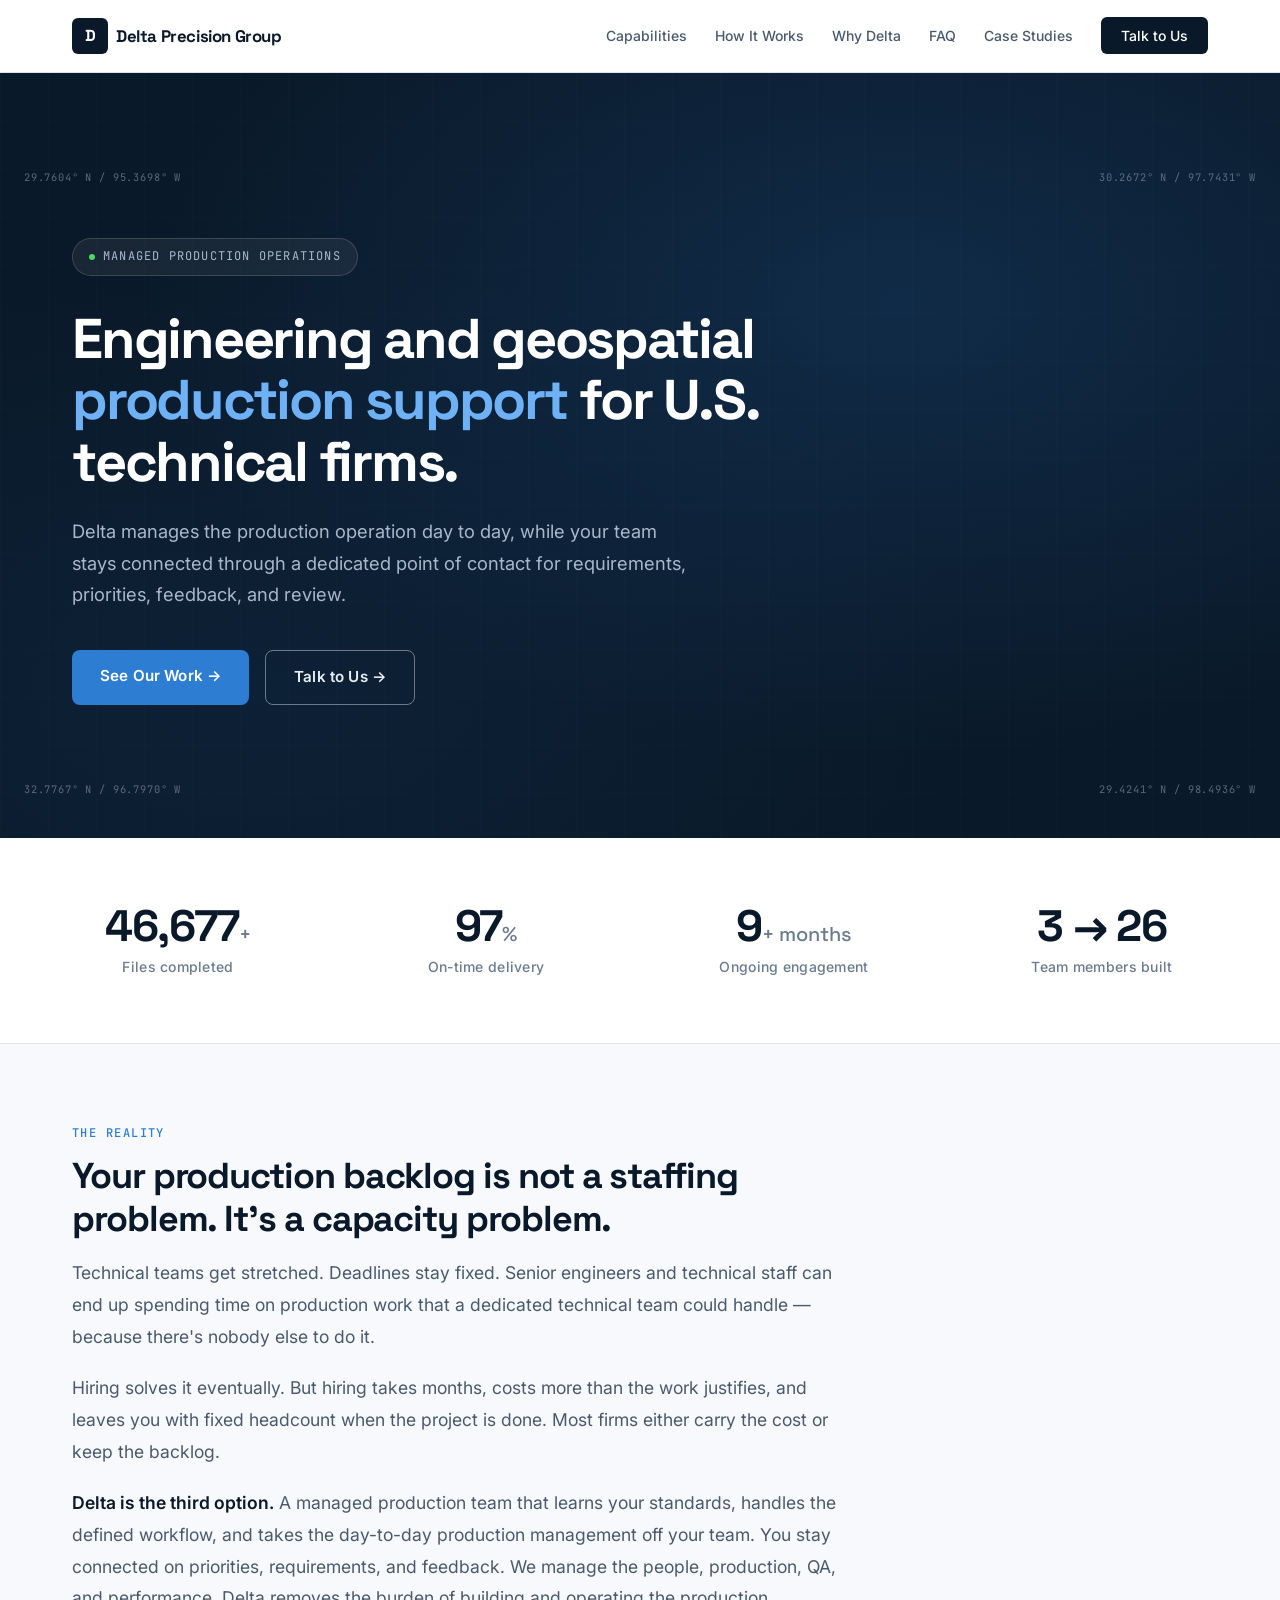
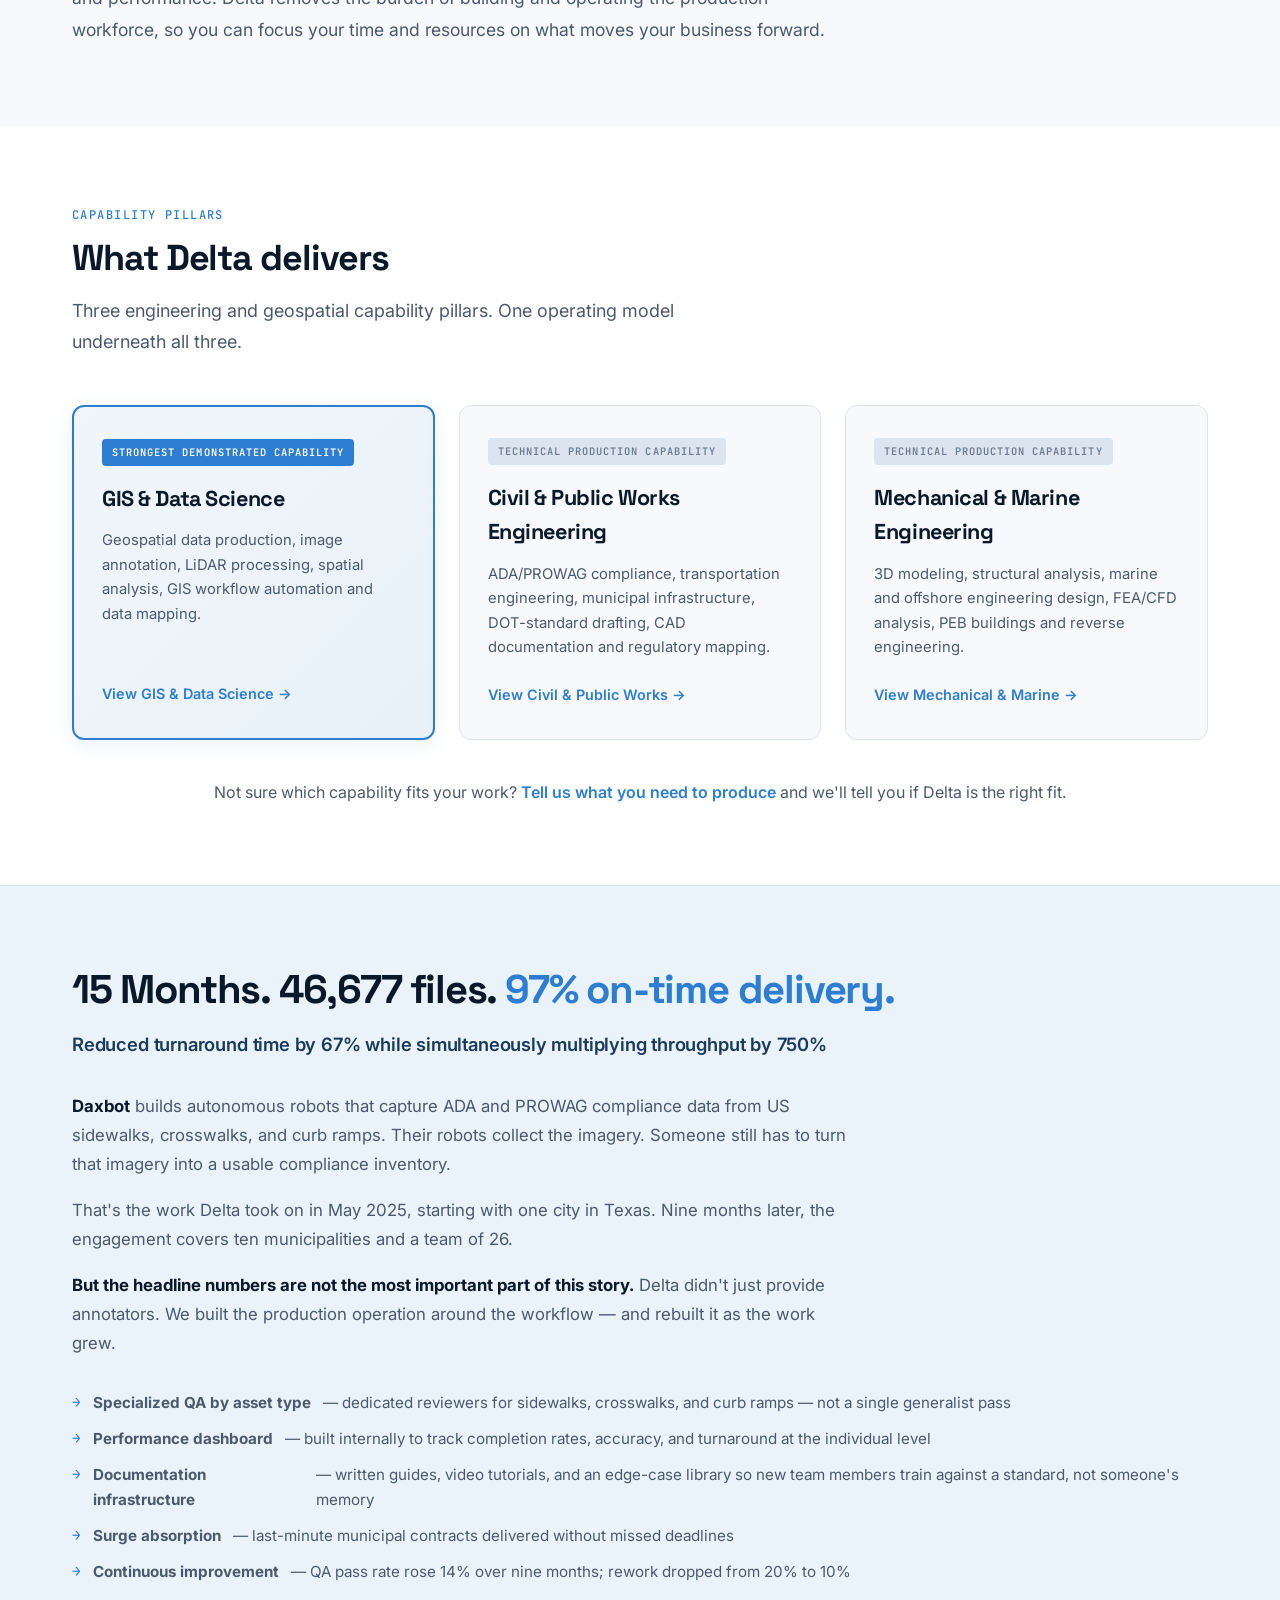
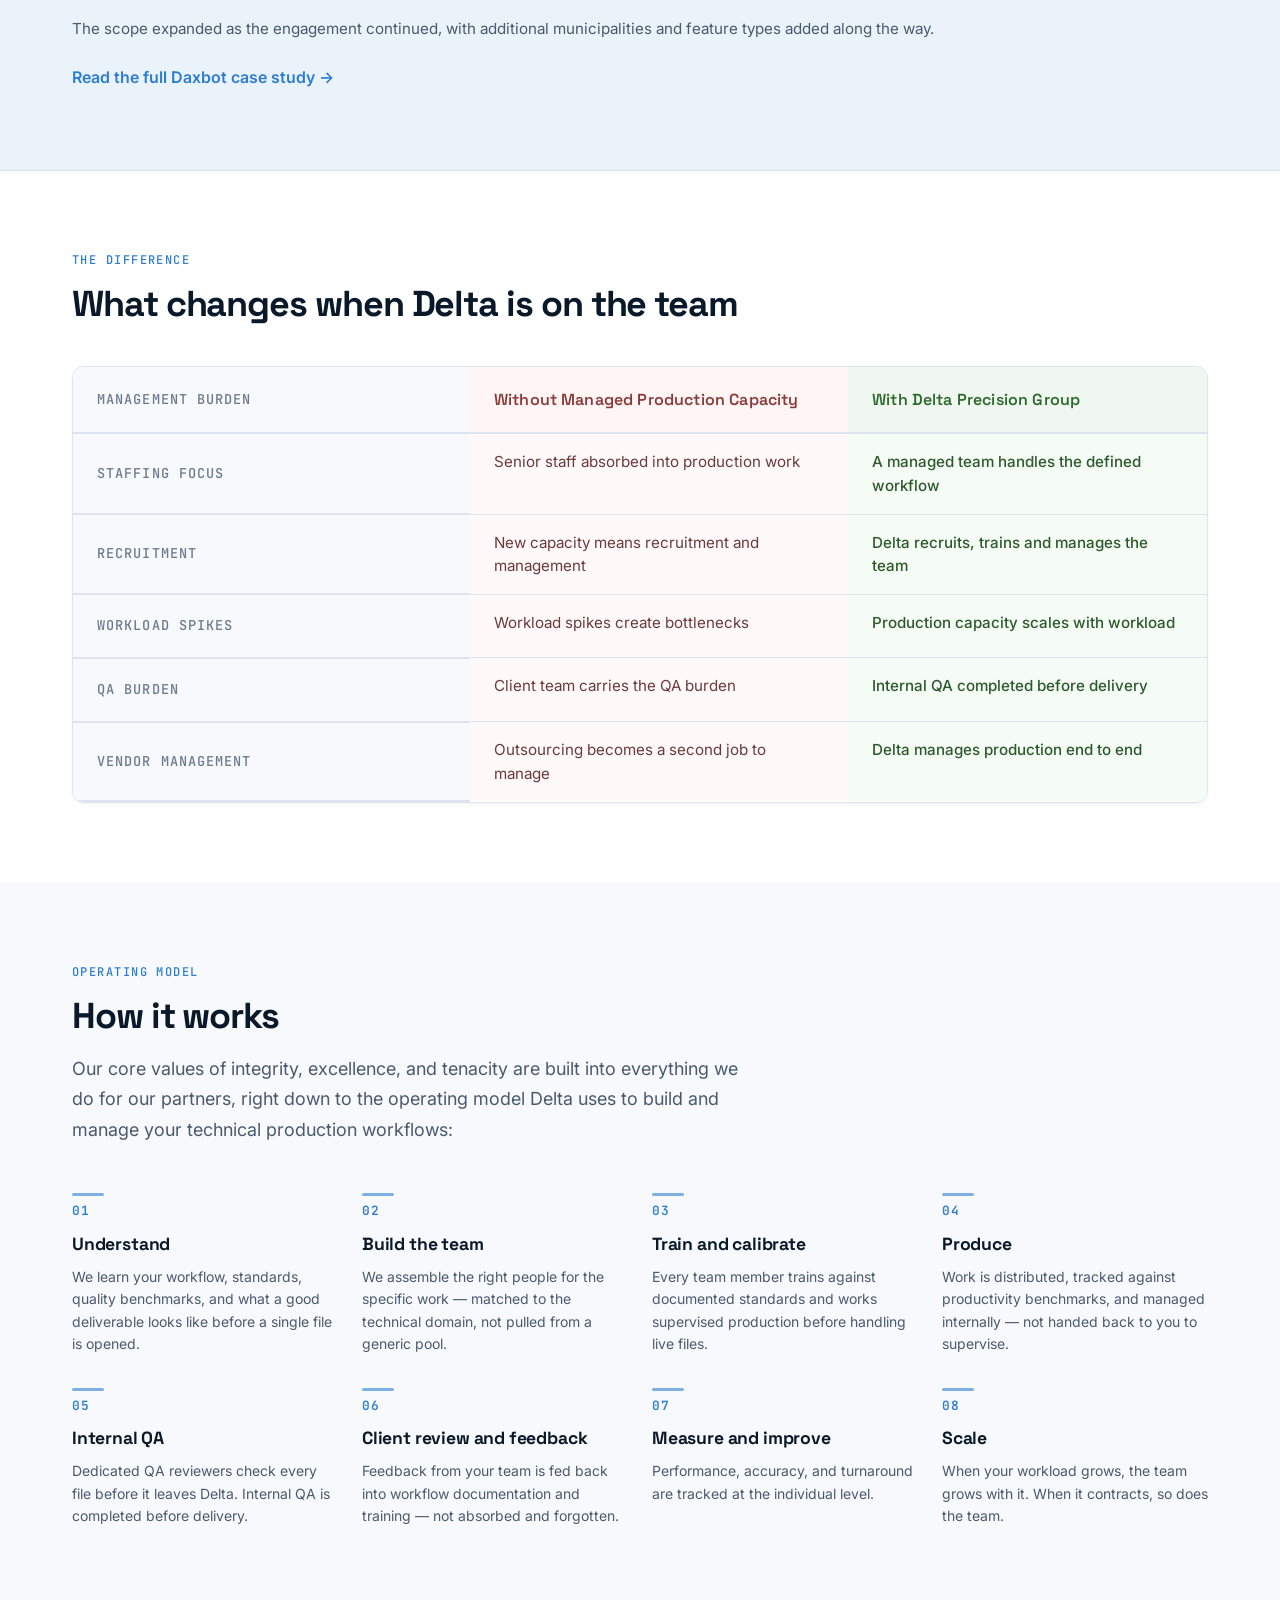
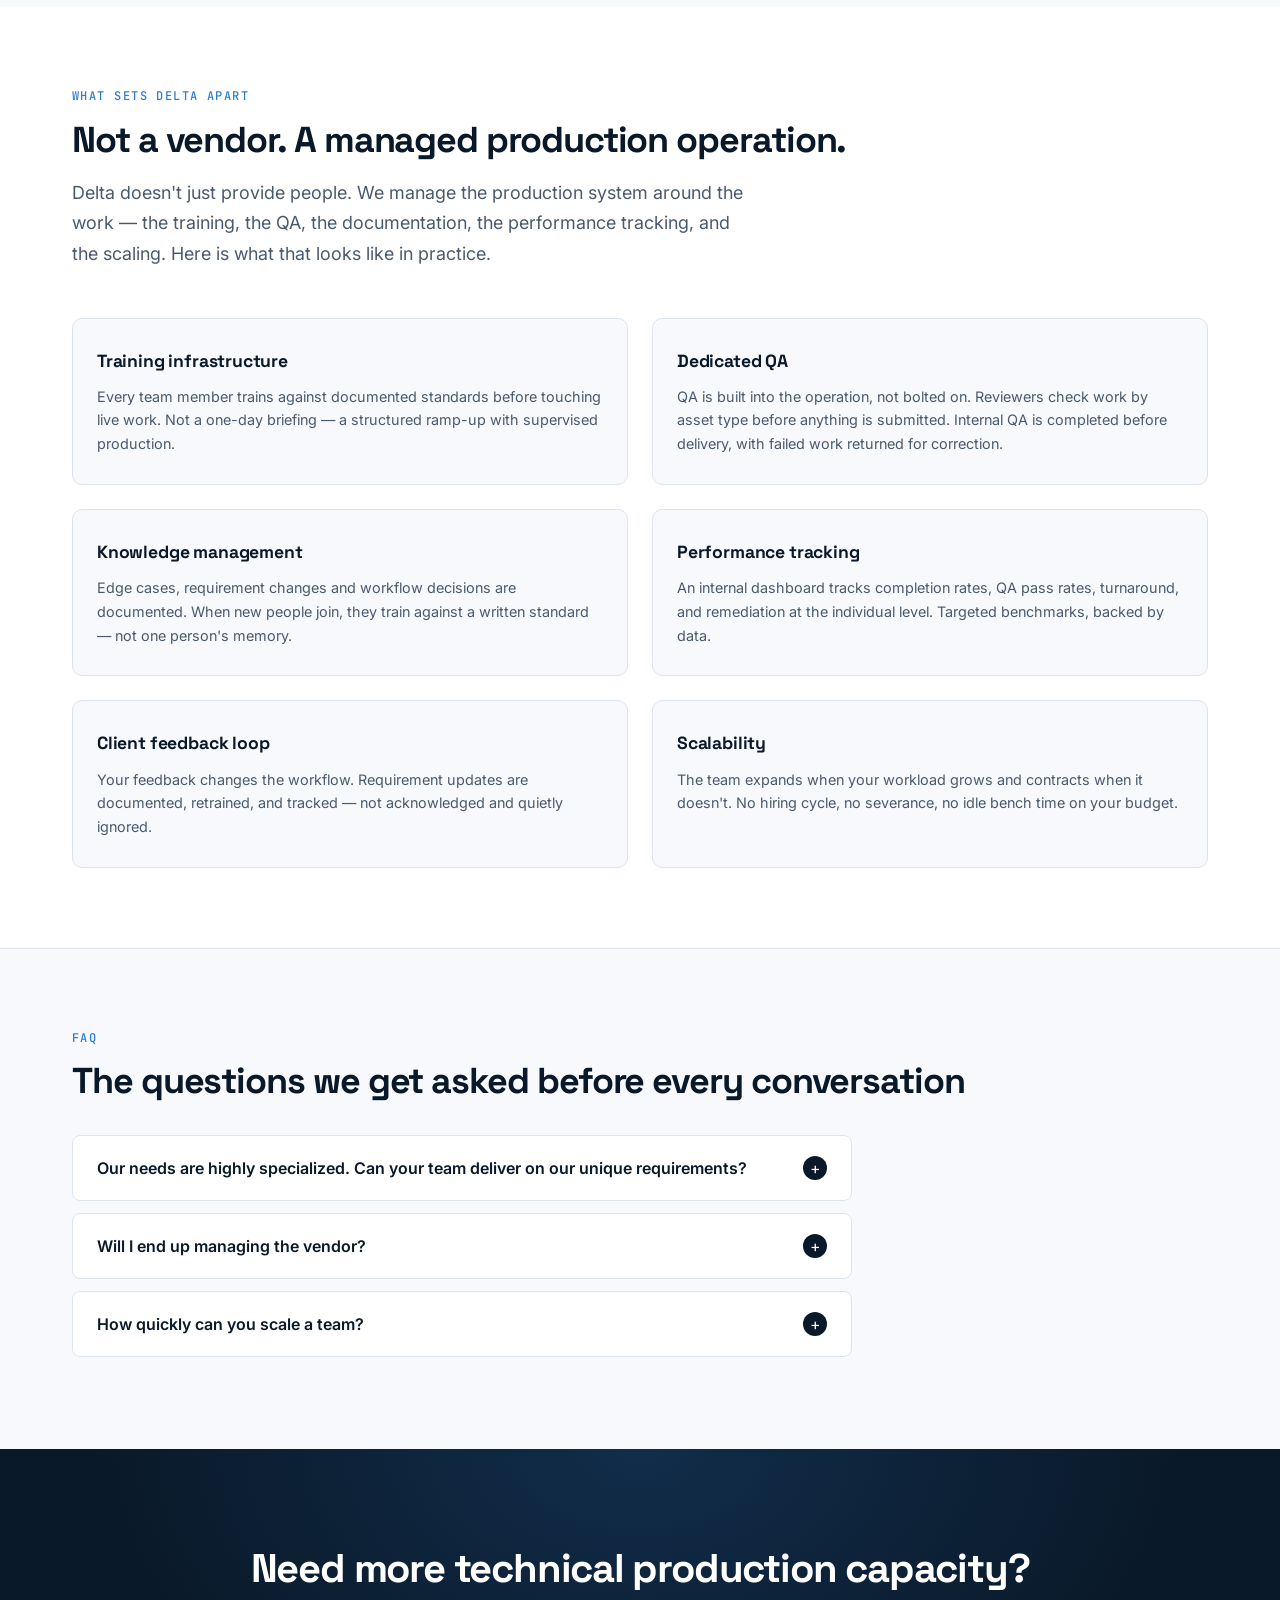
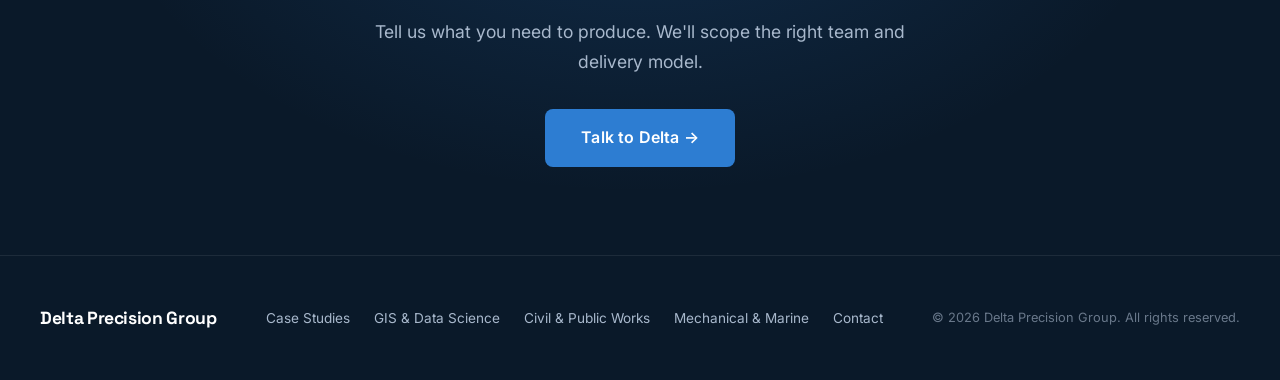
<file: mockup4.html>
<!DOCTYPE html>
<html lang="en">
<head>
    <meta charset="UTF-8">
    <meta name="viewport" content="width=device-width, initial-scale=1.0">
    <title>Delta Precision Group | Engineering & Geospatial Production Support</title>
    <meta name="description" content="Delta Precision Group provides managed engineering and geospatial production support for U.S. technical firms. GIS data science, civil engineering, and mechanical & marine engineering capabilities.">
    <meta name="keywords" content="engineering production support, geospatial data production, GIS data science, civil engineering, mechanical engineering, ADA compliance, LiDAR processing, technical production team">
    <link rel="canonical" href="https://www.deltaprecisiongroup.com/">
    <meta property="og:title" content="Delta Precision Group | Engineering & Geospatial Production Support">
    <meta property="og:description" content="A managed production team that learns your standards, handles the defined workflow, and takes day-to-day production management off your team.">
    <meta property="og:type" content="website">
    <meta property="og:url" content="https://www.deltaprecisiongroup.com/">
    <meta name="twitter:card" content="summary_large_image">
    <meta name="twitter:title" content="Delta Precision Group | Engineering & Geospatial Production Support">
    <meta name="twitter:description" content="Managed technical production teams for U.S. engineering firms. GIS, civil, and mechanical capabilities.">
    <meta name="robots" content="index, follow">
    <link rel="preconnect" href="https://fonts.googleapis.com">
    <link rel="preconnect" href="https://fonts.gstatic.com" crossorigin>
    <link href="https://fonts.googleapis.com/css2?family=Space+Grotesk:wght@400;500;600;700&family=Inter:wght@300;400;500;600;700&family=JetBrains+Mono:wght@400;500;600&display=swap" rel="stylesheet">
    <script type="application/ld+json">
        {
            "@context": "https://schema.org",
            "@type": "Organization",
            "name": "Delta Precision Group",
            "description": "Engineering and geospatial production support for U.S. technical firms. Managed production teams for GIS data science, civil engineering, and mechanical & marine engineering.",
            "url": "https://www.deltaprecisiongroup.com/",
            "contactPoint": {
                "@type": "ContactPoint",
                "contactType": "customer service",
                "availableLanguage": "English"
            },
            "areaServed": "US",
            "knowsAbout": [
                "GIS Data Science",
                "Civil Engineering",
                "Mechanical Engineering",
                "Marine Engineering",
                "Geospatial Data Production",
                "ADA Compliance",
                "LiDAR Processing",
                "CAD Documentation"
            ]
        }
    </script>
    <script type="application/ld+json">
        {
            "@context": "https://schema.org",
            "@type": "WebPage",
            "name": "Delta Precision Group — Homepage",
            "description": "Engineering and geospatial production support for U.S. technical firms. Managed production operations for GIS, civil, and mechanical engineering.",
            "publisher": {
                "@type": "Organization",
                "name": "Delta Precision Group"
            }
        }
    </script>
    <style>
        :root {
            --navy-900: #0A1929;
            --navy-800: #112B45;
            --navy-700: #1A3A5C;
            --navy-600: #234B73;
            --accent-blue: #2D7DD2;
            --accent-blue-hover: #1E6BB8;
            --light-blue-bg: #EAF2FA;
            --light-blue-border: #D0E2F0;
            --off-white: #F7F9FC;
            --pure-white: #FFFFFF;
            --text-primary: #1A2332;
            --text-secondary: #4A5A6E;
            --text-muted: #6B7B8F;
            --text-on-navy: #E8EDF4;
            --text-on-navy-muted: #A8B8CC;
            --border-light: #DCE5EF;
            --border-medium: #C0CFE0;
            --shadow-sm: 0 1px 3px rgba(10, 25, 41, 0.06);
            --shadow-md: 0 4px 16px rgba(10, 25, 41, 0.08);
            --shadow-lg: 0 8px 32px rgba(10, 25, 41, 0.12);
            --shadow-card-hover: 0 12px 40px rgba(10, 25, 41, 0.15);
            --font-heading: 'Space Grotesk', 'Inter', sans-serif;
            --font-body: 'Inter', -apple-system, BlinkMacSystemFont, sans-serif;
            --font-mono: 'JetBrains Mono', monospace;
            --transition: 0.3s cubic-bezier(0.4, 0, 0.2, 1);
            --transition-slow: 0.5s cubic-bezier(0.4, 0, 0.2, 1);
            --max-width: 1200px;
            --section-padding: 5rem 2rem;
        }

        *,
        *::before,
        *::after {
            box-sizing: border-box;
            margin: 0;
            padding: 0;
        }

        html {
            scroll-behavior: smooth;
            -webkit-font-smoothing: antialiased;
            -moz-osx-font-smoothing: grayscale;
        }

        body {
            font-family: var(--font-body);
            color: var(--text-primary);
            background-color: var(--pure-white);
            line-height: 1.6;
            font-size: 1rem;
            overflow-x: hidden;
        }

        img,
        svg {
            max-width: 100%;
            height: auto;
            display: block;
        }

        a {
            color: var(--accent-blue);
            text-decoration: none;
            transition: color var(--transition);
        }
        a:hover {
            color: var(--accent-blue-hover);
        }

        .skip-to-content {
            position: absolute;
            top: -100px;
            left: 16px;
            z-index: 10000;
            background: var(--navy-900);
            color: #fff;
            padding: 12px 24px;
            border-radius: 0 0 8px 8px;
            font-weight: 600;
            font-size: 0.9rem;
            transition: top 0.3s;
        }
        .skip-to-content:focus {
            top: 0;
            color: #fff;
        }

        .container {
            max-width: var(--max-width);
            margin: 0 auto;
            padding: 0 2rem;
        }
        @media (max-width: 768px) {
            .container {
                padding: 0 1.25rem;
            }
            :root {
                --section-padding: 3.5rem 1.25rem;
            }
        }

        /* ===== HEADER / NAV ===== */
        .site-header {
            position: sticky;
            top: 0;
            z-index: 1000;
            background: rgba(255, 255, 255, 0.92);
            backdrop-filter: blur(16px);
            -webkit-backdrop-filter: blur(16px);
            border-bottom: 1px solid var(--border-light);
            transition: box-shadow var(--transition);
        }
        .site-header.scrolled {
            box-shadow: var(--shadow-sm);
        }
        .nav-container {
            max-width: var(--max-width);
            margin: 0 auto;
            padding: 0 2rem;
            display: flex;
            align-items: center;
            justify-content: space-between;
            height: 72px;
            gap: 2rem;
        }
        .nav-logo {
            font-family: var(--font-heading);
            font-weight: 700;
            font-size: 1.25rem;
            color: var(--navy-900);
            letter-spacing: -0.02em;
            white-space: nowrap;
            display: flex;
            align-items: center;
            gap: 0.5rem;
        }
        .nav-logo .logo-mark {
            width: 36px;
            height: 36px;
            background: var(--navy-900);
            border-radius: 6px;
            display: flex;
            align-items: center;
            justify-content: center;
            color: #fff;
            font-size: 1rem;
            font-weight: 700;
            flex-shrink: 0;
        }
        .nav-logo span {
            font-size: 1.05rem;
        }
        .nav-links {
            display: flex;
            align-items: center;
            gap: 1.75rem;
            list-style: none;
        }
        .nav-links a {
            font-size: 0.875rem;
            font-weight: 500;
            color: var(--text-secondary);
            transition: color var(--transition);
            white-space: nowrap;
        }
        .nav-links a:hover {
            color: var(--navy-900);
        }
        .nav-cta {
            background: var(--navy-900);
            color: #fff !important;
            padding: 10px 20px;
            border-radius: 6px;
            font-weight: 600;
            transition: background var(--transition);
        }
        .nav-cta:hover {
            background: var(--navy-700) !important;
            color: #fff !important;
        }
        .nav-toggle {
            display: none;
            background: none;
            border: none;
            cursor: pointer;
            padding: 8px;
            border-radius: 4px;
        }
        .nav-toggle span {
            display: block;
            width: 24px;
            height: 2px;
            background: var(--navy-900);
            margin: 5px 0;
            transition: var(--transition);
            border-radius: 2px;
        }
        .nav-toggle.active span:nth-child(1) {
            transform: rotate(45deg) translate(5px, 5px);
        }
        .nav-toggle.active span:nth-child(2) {
            opacity: 0;
        }
        .nav-toggle.active span:nth-child(3) {
            transform: rotate(-45deg) translate(5px, -5px);
        }

        @media (max-width: 900px) {
            .nav-links {
                display: none;
                position: absolute;
                top: 72px;
                left: 0;
                right: 0;
                background: #fff;
                flex-direction: column;
                padding: 1.5rem 2rem;
                border-bottom: 1px solid var(--border-light);
                box-shadow: var(--shadow-md);
                gap: 1rem;
                align-items: flex-start;
            }
            .nav-links.open {
                display: flex;
            }
            .nav-toggle {
                display: block;
            }
        }

        /* ===== BUTTONS ===== */
        .btn {
            display: inline-block;
            padding: 14px 28px;
            border-radius: 8px;
            font-weight: 600;
            font-size: 0.95rem;
            font-family: var(--font-body);
            cursor: pointer;
            transition: all var(--transition);
            border: none;
            text-decoration: none;
            text-align: center;
            letter-spacing: 0.01em;
        }
        .btn-primary {
            background: var(--accent-blue);
            color: #fff;
        }
        .btn-primary:hover {
            background: var(--accent-blue-hover);
            color: #fff;
            box-shadow: 0 4px 14px rgba(45, 125, 210, 0.35);
            transform: translateY(-1px);
        }
        .btn-secondary {
            background: transparent;
            color: var(--text-on-navy);
            border: 1.5px solid rgba(255, 255, 255, 0.4);
        }
        .btn-secondary:hover {
            border-color: #fff;
            color: #fff;
            background: rgba(255, 255, 255, 0.08);
        }
        .btn-navy {
            background: var(--navy-900);
            color: #fff;
        }
        .btn-navy:hover {
            background: var(--navy-700);
            color: #fff;
            box-shadow: 0 4px 14px rgba(10, 25, 41, 0.3);
            transform: translateY(-1px);
        }
        .btn-outline-navy {
            background: transparent;
            color: var(--navy-900);
            border: 1.5px solid var(--navy-900);
        }
        .btn-outline-navy:hover {
            background: var(--navy-900);
            color: #fff;
        }

        /* ===== SECTION BASE ===== */
        section {
            padding: var(--section-padding);
        }
        .section-label {
            font-family: var(--font-mono);
            font-size: 0.75rem;
            font-weight: 500;
            letter-spacing: 0.12em;
            text-transform: uppercase;
            color: var(--accent-blue);
            display: block;
            margin-bottom: 0.75rem;
        }
        .section-title {
            font-family: var(--font-heading);
            font-size: 2.25rem;
            font-weight: 700;
            letter-spacing: -0.03em;
            color: var(--navy-900);
            line-height: 1.2;
            margin-bottom: 1rem;
        }
        .section-subtitle {
            font-size: 1.125rem;
            color: var(--text-secondary);
            max-width: 680px;
            line-height: 1.7;
        }
        @media (max-width: 768px) {
            .section-title {
                font-size: 1.75rem;
            }
            .section-subtitle {
                font-size: 1rem;
            }
        }

        /* ===== S1 — HERO ===== */
        .hero {
            background: var(--navy-900);
            color: var(--text-on-navy);
            padding: 0;
            position: relative;
            overflow: hidden;
            min-height: 85vh;
            display: flex;
            align-items: center;
            isolation: isolate;
        }
        .hero::before {
            content: '';
            position: absolute;
            inset: 0;
            background: radial-gradient(ellipse at 70% 30%, rgba(45, 125, 210, 0.18) 0%, transparent 60%),
                radial-gradient(ellipse at 20% 80%, rgba(45, 125, 210, 0.08) 0%, transparent 50%);
            z-index: 1;
            pointer-events: none;
        }
        .hero-grid-overlay {
            position: absolute;
            inset: 0;
            z-index: 1;
            pointer-events: none;
            opacity: 0.35;
            background-image:
                linear-gradient(rgba(255, 255, 255, 0.03) 1px, transparent 1px),
                linear-gradient(90deg, rgba(255, 255, 255, 0.03) 1px, transparent 1px);
            background-size: 48px 48px;
        }
        .hero-coordinates {
            position: absolute;
            font-family: var(--font-mono);
            font-size: 0.65rem;
            color: rgba(168, 184, 204, 0.5);
            letter-spacing: 0.08em;
            z-index: 2;
            pointer-events: none;
            user-select: none;
        }
        .hero-coordinates.top-left {
            top: 96px;
            left: 24px;
        }
        .hero-coordinates.top-right {
            top: 96px;
            right: 24px;
        }
        .hero-coordinates.bottom-left {
            bottom: 40px;
            left: 24px;
        }
        .hero-coordinates.bottom-right {
            bottom: 40px;
            right: 24px;
        }
        .hero-content {
            position: relative;
            z-index: 3;
            max-width: var(--max-width);
            margin: 0 auto;
            padding: 8rem 2rem 6rem;
            width: 100%;
        }
        .hero-badge {
            display: inline-flex;
            align-items: center;
            gap: 0.5rem;
            font-family: var(--font-mono);
            font-size: 0.75rem;
            letter-spacing: 0.1em;
            text-transform: uppercase;
            color: var(--text-on-navy-muted);
            background: rgba(255, 255, 255, 0.06);
            border: 1px solid rgba(255, 255, 255, 0.15);
            padding: 8px 16px;
            border-radius: 100px;
            margin-bottom: 2rem;
        }
        .hero-badge .dot {
            width: 6px;
            height: 6px;
            background: #4CD964;
            border-radius: 50%;
            animation: pulse-dot 2s infinite;
        }
        @keyframes pulse-dot {
            0%,
            100% {
                opacity: 1;
                transform: scale(1);
            }
            50% {
                opacity: 0.5;
                transform: scale(1.4);
            }
        }
        .hero h1 {
            font-family: var(--font-heading);
            font-size: 3.5rem;
            font-weight: 700;
            letter-spacing: -0.04em;
            line-height: 1.1;
            margin-bottom: 1.5rem;
            max-width: 780px;
            color: #fff;
        }
        .hero h1 .highlight {
            color: #6EB1F5;
            position: relative;
        }
        .hero-supporting {
            font-size: 1.15rem;
            color: var(--text-on-navy-muted);
            max-width: 620px;
            line-height: 1.7;
            margin-bottom: 2.5rem;
        }
        .hero-ctas {
            display: flex;
            gap: 1rem;
            flex-wrap: wrap;
        }
        @media (max-width: 768px) {
            .hero {
                min-height: auto;
            }
            .hero-content {
                padding: 6rem 1.25rem 4rem;
            }
            .hero h1 {
                font-size: 2.25rem;
            }
            .hero-supporting {
                font-size: 1rem;
            }
            .hero-coordinates {
                display: none;
            }
        }

        /* ===== S2 — PROOF STRIP ===== */
        .proof-strip {
            background: var(--pure-white);
            padding: 3.5rem 2rem;
            border-bottom: 1px solid var(--border-light);
        }
        .proof-strip-grid {
            max-width: var(--max-width);
            margin: 0 auto;
            display: grid;
            grid-template-columns: repeat(4, 1fr);
            gap: 2rem;
        }
        .proof-item {
            text-align: center;
            padding: 0.5rem;
        }
        .proof-number {
            font-family: var(--font-heading);
            font-size: 2.75rem;
            font-weight: 700;
            color: var(--navy-900);
            letter-spacing: -0.03em;
            line-height: 1.1;
            margin-bottom: 0.375rem;
        }
        .proof-number .unit {
            font-size: 1.25rem;
            font-weight: 500;
            color: var(--text-muted);
            letter-spacing: 0;
        }
        .proof-label {
            font-size: 0.875rem;
            color: var(--text-muted);
            font-weight: 500;
            letter-spacing: 0.02em;
        }
        @media (max-width: 768px) {
            .proof-strip-grid {
                grid-template-columns: repeat(2, 1fr);
                gap: 1.5rem;
            }
            .proof-number {
                font-size: 2rem;
            }
        }

        /* ===== S3 — THE PROBLEM ===== */
        .problem-section {
            background: var(--off-white);
        }
        .problem-section .section-title {
            max-width: 720px;
        }
        .problem-copy {
            max-width: 780px;
            font-size: 1.1rem;
            line-height: 1.8;
            color: var(--text-secondary);
        }
        .problem-copy p {
            margin-bottom: 1.25rem;
        }
        .problem-copy p:last-child {
            margin-bottom: 0;
        }
        .problem-copy strong {
            color: var(--navy-900);
            font-weight: 600;
        }

        /* ===== S4 — CAPABILITIES ===== */
        .capabilities-section {
            background: var(--pure-white);
        }
        .capabilities-header {
            margin-bottom: 3rem;
        }
        .capabilities-grid {
            display: grid;
            grid-template-columns: repeat(3, 1fr);
            gap: 1.5rem;
        }
        .capability-card {
            background: var(--off-white);
            border: 1.5px solid var(--border-light);
            border-radius: 12px;
            padding: 2rem 1.75rem;
            transition: all var(--transition);
            display: flex;
            flex-direction: column;
            position: relative;
            cursor: pointer;
            text-decoration: none;
            color: inherit;
        }
        .capability-card:hover {
            border-color: var(--border-medium);
            box-shadow: var(--shadow-card-hover);
            transform: translateY(-4px);
        }
        .capability-card.gis-card {
            background: linear-gradient(135deg, #F0F6FC 0%, #E8F1F8 100%);
            border-color: var(--accent-blue);
            border-width: 2px;
            box-shadow: 0 4px 20px rgba(45, 125, 210, 0.1);
        }
        .capability-card.gis-card:hover {
            box-shadow: 0 12px 36px rgba(45, 125, 210, 0.2);
        }
        .capability-badge {
            display: inline-block;
            font-family: var(--font-mono);
            font-size: 0.65rem;
            font-weight: 600;
            letter-spacing: 0.1em;
            text-transform: uppercase;
            padding: 5px 10px;
            border-radius: 4px;
            margin-bottom: 1rem;
            background: var(--border-light);
            color: var(--text-muted);
            align-self: flex-start;
        }
        .gis-card .capability-badge {
            background: var(--accent-blue);
            color: #fff;
        }
        .capability-card h3 {
            font-family: var(--font-heading);
            font-size: 1.35rem;
            font-weight: 700;
            letter-spacing: -0.02em;
            color: var(--navy-900);
            margin-bottom: 0.75rem;
        }
        .capability-card p {
            font-size: 0.925rem;
            color: var(--text-secondary);
            line-height: 1.65;
            flex-grow: 1;
            margin-bottom: 1.5rem;
        }
        .capability-link {
            font-weight: 600;
            font-size: 0.9rem;
            color: var(--accent-blue);
            display: inline-flex;
            align-items: center;
            gap: 0.375rem;
            transition: gap var(--transition);
            text-decoration: none;
        }
        .capability-card:hover .capability-link {
            gap: 0.625rem;
        }
        .capabilities-note {
            margin-top: 2.5rem;
            font-size: 1rem;
            color: var(--text-secondary);
            text-align: center;
        }
        .capabilities-note a {
            font-weight: 600;
        }
        @media (max-width: 900px) {
            .capabilities-grid {
                grid-template-columns: 1fr;
            }
            .capability-card {
                padding: 1.5rem;
            }
        }

        /* ===== S5 — DAXBOT PROOF BLOCK ===== */
        .daxbot-section {
            background: var(--light-blue-bg);
            border-top: 1px solid var(--light-blue-border);
            border-bottom: 1px solid var(--light-blue-border);
        }
        .daxbot-numbers {
            font-family: var(--font-heading);
            font-size: 2.5rem;
            font-weight: 700;
            letter-spacing: -0.03em;
            color: var(--navy-900);
            margin-bottom: 1rem;
            line-height: 1.2;
        }
        .daxbot-numbers .highlight {
            color: var(--accent-blue);
        }
        .daxbot-highlight-line {
            font-size: 1.15rem;
            font-weight: 600;
            color: var(--navy-700);
            margin-bottom: 2rem;
            letter-spacing: -0.01em;
        }
        .daxbot-story {
            max-width: 780px;
            font-size: 1.05rem;
            line-height: 1.75;
            color: var(--text-secondary);
            margin-bottom: 2rem;
        }
        .daxbot-story p {
            margin-bottom: 1rem;
        }
        .daxbot-story strong {
            color: var(--navy-900);
        }
        .daxbot-points {
            list-style: none;
            margin-bottom: 2rem;
            display: grid;
            gap: 0.75rem;
        }
        .daxbot-points li {
            display: flex;
            align-items: flex-start;
            gap: 0.75rem;
            font-size: 0.95rem;
            color: var(--text-secondary);
            line-height: 1.6;
        }
        .daxbot-points li .arrow {
            color: var(--accent-blue);
            font-weight: 700;
            flex-shrink: 0;
            font-family: var(--font-mono);
            font-size: 0.9rem;
            line-height: 1.5;
        }
        .daxbot-case-link {
            font-weight: 600;
            font-size: 1rem;
            color: var(--accent-blue);
            display: inline-flex;
            align-items: center;
            gap: 0.5rem;
            transition: gap var(--transition);
            text-decoration: none;
        }
        .daxbot-case-link:hover {
            gap: 0.75rem;
        }
        @media (max-width: 768px) {
            .daxbot-numbers {
                font-size: 1.75rem;
            }
            .daxbot-story {
                font-size: 1rem;
            }
        }

        /* ===== S6 — BEFORE / WITH DELTA ===== */
        .comparison-section {
            background: var(--pure-white);
        }
        .comparison-table-wrap {
            margin-top: 2.5rem;
            border-radius: 12px;
            overflow: hidden;
            border: 1.5px solid var(--border-light);
            box-shadow: var(--shadow-sm);
        }
        .comparison-table {
            width: 100%;
            border-collapse: collapse;
            font-size: 0.95rem;
        }
        .comparison-table th {
            font-family: var(--font-heading);
            font-weight: 600;
            font-size: 1rem;
            letter-spacing: 0.01em;
            padding: 1.25rem 1.5rem;
            text-align: left;
            color: var(--navy-900);
            background: var(--off-white);
            border-bottom: 2px solid var(--border-light);
        }
        .comparison-table th:first-child {
            width: 35%;
            color: var(--text-muted);
            font-weight: 500;
            font-size: 0.85rem;
            text-transform: uppercase;
            letter-spacing: 0.08em;
            font-family: var(--font-mono);
        }
        .comparison-table th:nth-child(2) {
            background: #FFF5F5;
            color: #8B3A3A;
        }
        .comparison-table th:nth-child(3) {
            background: #F0F7F0;
            color: #2D6A2D;
        }
        .comparison-table td {
            padding: 1rem 1.5rem;
            border-bottom: 1px solid var(--border-light);
            color: var(--text-secondary);
            vertical-align: top;
            line-height: 1.55;
        }
        .comparison-table tr:last-child td {
            border-bottom: none;
        }
        .comparison-table td:first-child {
            font-weight: 500;
            color: var(--text-muted);
            font-size: 0.85rem;
            font-family: var(--font-mono);
            letter-spacing: 0.02em;
        }
        .comparison-table td:nth-child(2) {
            background: #FFF9F9;
            color: #6B3A3A;
        }
        .comparison-table td:nth-child(3) {
            background: #F5FBF5;
            color: #2D5A2D;
            font-weight: 500;
        }
        @media (max-width: 768px) {
            .comparison-table {
                font-size: 0.85rem;
            }
            .comparison-table th,
            .comparison-table td {
                padding: 0.75rem 0.875rem;
            }
        }

        /* ===== S7 — HOW IT WORKS ===== */
        .how-it-works-section {
            background: var(--off-white);
        }
        .steps-grid {
            display: grid;
            grid-template-columns: repeat(4, 1fr);
            gap: 2rem 1.5rem;
            margin-top: 3rem;
        }
        .step-item {
            position: relative;
            padding-top: 0.5rem;
        }
        .step-number {
            font-family: var(--font-mono);
            font-size: 0.8rem;
            font-weight: 600;
            color: var(--accent-blue);
            letter-spacing: 0.05em;
            display: block;
            margin-bottom: 0.5rem;
        }
        .step-item h3 {
            font-family: var(--font-heading);
            font-size: 1.1rem;
            font-weight: 700;
            color: var(--navy-900);
            letter-spacing: -0.01em;
            margin-bottom: 0.5rem;
        }
        .step-item p {
            font-size: 0.875rem;
            color: var(--text-secondary);
            line-height: 1.6;
        }
        .step-item::before {
            content: '';
            position: absolute;
            top: 0;
            left: 0;
            width: 32px;
            height: 3px;
            background: var(--accent-blue);
            border-radius: 2px;
            opacity: 0.6;
        }
        @media (max-width: 900px) {
            .steps-grid {
                grid-template-columns: repeat(2, 1fr);
                gap: 1.5rem;
            }
        }
        @media (max-width: 600px) {
            .steps-grid {
                grid-template-columns: 1fr;
            }
        }

        /* ===== S8 — WHY DELTA ===== */
        .why-delta-section {
            background: var(--pure-white);
        }
        .why-delta-header {
            margin-bottom: 3rem;
        }
        .why-delta-grid {
            display: grid;
            grid-template-columns: repeat(2, 1fr);
            gap: 1.5rem;
        }
        .why-item {
            background: var(--off-white);
            border: 1px solid var(--border-light);
            border-radius: 10px;
            padding: 1.75rem 1.5rem;
            transition: all var(--transition);
        }
        .why-item:hover {
            border-color: var(--border-medium);
            box-shadow: var(--shadow-sm);
        }
        .why-item h3 {
            font-family: var(--font-heading);
            font-size: 1.1rem;
            font-weight: 700;
            color: var(--navy-900);
            margin-bottom: 0.625rem;
            letter-spacing: -0.01em;
        }
        .why-item p {
            font-size: 0.9rem;
            color: var(--text-secondary);
            line-height: 1.65;
        }
        @media (max-width: 768px) {
            .why-delta-grid {
                grid-template-columns: 1fr;
            }
        }

        /* ===== S9 — FAQ ===== */
        .faq-section {
            background: var(--off-white);
            border-top: 1px solid var(--border-light);
        }
        .faq-list {
            max-width: 780px;
            margin-top: 2rem;
        }
        .faq-item {
            background: var(--pure-white);
            border: 1px solid var(--border-light);
            border-radius: 8px;
            margin-bottom: 0.75rem;
            overflow: hidden;
        }
        .faq-question {
            width: 100%;
            text-align: left;
            background: none;
            border: none;
            padding: 1.25rem 1.5rem;
            font-size: 1rem;
            font-weight: 600;
            font-family: var(--font-body);
            color: var(--navy-900);
            cursor: pointer;
            display: flex;
            justify-content: space-between;
            align-items: center;
            gap: 1rem;
            transition: background var(--transition);
        }
        .faq-question:hover {
            background: var(--off-white);
        }
        .faq-question .faq-icon {
            flex-shrink: 0;
            width: 24px;
            height: 24px;
            border-radius: 50%;
            background: var(--navy-900);
            color: #fff;
            display: flex;
            align-items: center;
            justify-content: center;
            font-size: 1rem;
            font-weight: 400;
            transition: transform var(--transition);
            line-height: 1;
        }
        .faq-item.active .faq-question .faq-icon {
            transform: rotate(45deg);
            background: var(--accent-blue);
        }
        .faq-answer {
            max-height: 0;
            overflow: hidden;
            transition: max-height 0.4s cubic-bezier(0.4, 0, 0.2, 1), padding 0.3s;
            padding: 0 1.5rem;
            color: var(--text-secondary);
            font-size: 0.925rem;
            line-height: 1.65;
        }
        .faq-item.active .faq-answer {
            max-height: 300px;
            padding: 0 1.5rem 1.5rem;
        }

        /* ===== S10 — FINAL CTA ===== */
        .final-cta {
            background: var(--navy-900);
            color: var(--text-on-navy);
            text-align: center;
            padding: 5.5rem 2rem;
            position: relative;
            overflow: hidden;
            isolation: isolate;
        }
        .final-cta::before {
            content: '';
            position: absolute;
            inset: 0;
            background: radial-gradient(ellipse at center top, rgba(45, 125, 210, 0.2) 0%, transparent 60%);
            z-index: 1;
            pointer-events: none;
        }
        .final-cta .container {
            position: relative;
            z-index: 2;
        }
        .final-cta h2 {
            font-family: var(--font-heading);
            font-size: 2.5rem;
            font-weight: 700;
            letter-spacing: -0.03em;
            color: #fff;
            margin-bottom: 1rem;
        }
        .final-cta p {
            font-size: 1.1rem;
            color: var(--text-on-navy-muted);
            max-width: 560px;
            margin: 0 auto 2rem;
            line-height: 1.7;
        }
        .final-cta .btn {
            font-size: 1rem;
            padding: 16px 36px;
        }
        @media (max-width: 768px) {
            .final-cta h2 {
                font-size: 1.75rem;
            }
        }

        /* ===== FOOTER ===== */
        .site-footer {
            background: var(--navy-900);
            border-top: 1px solid rgba(255, 255, 255, 0.08);
            padding: 3rem 2rem;
            color: var(--text-on-navy-muted);
        }
        .footer-container {
            max-width: var(--max-width);
            margin: 0 auto;
            display: flex;
            align-items: center;
            justify-content: space-between;
            flex-wrap: wrap;
            gap: 1rem;
        }
        .footer-logo {
            font-family: var(--font-heading);
            font-weight: 700;
            font-size: 1.1rem;
            color: #fff;
            letter-spacing: -0.02em;
        }
        .footer-links {
            display: flex;
            gap: 1.5rem;
            list-style: none;
            flex-wrap: wrap;
        }
        .footer-links a {
            font-size: 0.85rem;
            color: var(--text-on-navy-muted);
            transition: color var(--transition);
        }
        .footer-links a:hover {
            color: #fff;
        }
        .footer-copy {
            font-size: 0.8rem;
            color: rgba(168, 184, 204, 0.6);
        }
        @media (max-width: 768px) {
            .footer-container {
                flex-direction: column;
                text-align: center;
            }
        }

        /* ===== SCROLL REVEAL ===== */
        .reveal {
            opacity: 0;
            transform: translateY(24px);
            transition: opacity 0.6s ease, transform 0.6s ease;
        }
        .reveal.visible {
            opacity: 1;
            transform: translateY(0);
        }
        .reveal-delay-1 {
            transition-delay: 0.1s;
        }
        .reveal-delay-2 {
            transition-delay: 0.2s;
        }
        .reveal-delay-3 {
            transition-delay: 0.3s;
        }

        @media (prefers-reduced-motion: reduce) {
            .reveal {
                opacity: 1;
                transform: none;
                transition: none;
            }
            html {
                scroll-behavior: auto;
            }
            *,
            *::before,
            *::after {
                animation: none !important;
                transition: none !important;
            }
        }
    </style>
</head>
<body>
    <a href="#main-content" class="skip-to-content">Skip to content</a>

    <!-- HEADER -->
    <header class="site-header" id="site-header" role="banner">
        <nav class="nav-container" aria-label="Main navigation">
            <a href="/" class="nav-logo" aria-label="Delta Precision Group home">
                <span class="logo-mark" aria-hidden="true">D</span>
                <span>Delta Precision Group</span>
            </a>
            <ul class="nav-links" id="nav-links" role="list">
                <li><a href="#capabilities">Capabilities</a></li>
                <li><a href="#how-it-works">How It Works</a></li>
                <li><a href="#why-delta">Why Delta</a></li>
                <li><a href="#faq">FAQ</a></li>
                <li><a href="/case-studies/" rel="noopener">Case Studies</a></li>
                <li><a href="/contact/" class="nav-cta" rel="noopener">Talk to Us</a></li>
            </ul>
            <button class="nav-toggle" id="nav-toggle" aria-label="Toggle menu" aria-expanded="false">
                <span></span><span></span><span></span>
            </button>
        </nav>
    </header>

    <main id="main-content" role="main">
        <!-- S1 — HERO -->
        <section class="hero" aria-labelledby="hero-heading">
            <div class="hero-grid-overlay" aria-hidden="true"></div>
            <span class="hero-coordinates top-left" aria-hidden="true">29.7604° N / 95.3698° W</span>
            <span class="hero-coordinates top-right" aria-hidden="true">30.2672° N / 97.7431° W</span>
            <span class="hero-coordinates bottom-left" aria-hidden="true">32.7767° N / 96.7970° W</span>
            <span class="hero-coordinates bottom-right" aria-hidden="true">29.4241° N / 98.4936° W</span>
            <div class="hero-content">
                <span class="hero-badge"><span class="dot" aria-hidden="true"></span> Managed Production Operations</span>
                <h1 id="hero-heading">Engineering and geospatial <span class="highlight">production support</span> for U.S. technical firms.</h1>
                <p class="hero-supporting">Delta manages the production operation day to day, while your team stays connected through a dedicated point of contact for requirements, priorities, feedback, and review.</p>
                <div class="hero-ctas">
                    <a href="/case-studies/" class="btn btn-primary" rel="noopener">See Our Work →</a>
                    <a href="/contact/" class="btn btn-secondary" rel="noopener">Talk to Us →</a>
                </div>
            </div>
        </section>

        <!-- S2 — PROOF STRIP -->
        <section class="proof-strip" aria-label="Key metrics">
            <div class="proof-strip-grid">
                <div class="proof-item reveal">
                    <div class="proof-number">46,677<span class="unit">+</span></div>
                    <div class="proof-label">Files completed</div>
                </div>
                <div class="proof-item reveal reveal-delay-1">
                    <div class="proof-number">97<span class="unit">%</span></div>
                    <div class="proof-label">On-time delivery</div>
                </div>
                <div class="proof-item reveal reveal-delay-2">
                    <div class="proof-number">9<span class="unit">+ months</span></div>
                    <div class="proof-label">Ongoing engagement</div>
                </div>
                <div class="proof-item reveal reveal-delay-3">
                    <div class="proof-number">3 → 26</div>
                    <div class="proof-label">Team members built</div>
                </div>
            </div>
        </section>

        <!-- S3 — THE PROBLEM -->
        <section class="problem-section" aria-labelledby="problem-heading">
            <div class="container">
                <span class="section-label">The Reality</span>
                <h2 class="section-title" id="problem-heading">Your production backlog is not a staffing problem. It's a capacity problem.</h2>
                <div class="problem-copy">
                    <p>Technical teams get stretched. Deadlines stay fixed. Senior engineers and technical staff can end up spending time on production work that a dedicated technical team could handle — because there's nobody else to do it.</p>
                    <p>Hiring solves it eventually. But hiring takes months, costs more than the work justifies, and leaves you with fixed headcount when the project is done. Most firms either carry the cost or keep the backlog.</p>
                    <p><strong>Delta is the third option.</strong> A managed production team that learns your standards, handles the defined workflow, and takes the day-to-day production management off your team. You stay connected on priorities, requirements, and feedback. We manage the people, production, QA, and performance. Delta removes the burden of building and operating the production workforce, so you can focus your time and resources on what moves your business forward.</p>
                </div>
            </div>
        </section>

        <!-- S4 — THREE CAPABILITIES -->
        <section class="capabilities-section" id="capabilities" aria-labelledby="capabilities-heading">
            <div class="container">
                <div class="capabilities-header">
                    <span class="section-label">Capability Pillars</span>
                    <h2 class="section-title" id="capabilities-heading">What Delta delivers</h2>
                    <p class="section-subtitle">Three engineering and geospatial capability pillars. One operating model underneath all three.</p>
                </div>
                <div class="capabilities-grid">
                    <a href="/gis-data-science/" class="capability-card gis-card reveal" rel="noopener">
                        <span class="capability-badge">Strongest Demonstrated Capability</span>
                        <h3>GIS &amp; Data Science</h3>
                        <p>Geospatial data production, image annotation, LiDAR processing, spatial analysis, GIS workflow automation and data mapping.</p>
                        <span class="capability-link">View GIS &amp; Data Science →</span>
                    </a>
                    <a href="/civil-engineering-services/" class="capability-card reveal reveal-delay-1" rel="noopener">
                        <span class="capability-badge">Technical Production Capability</span>
                        <h3>Civil &amp; Public Works Engineering</h3>
                        <p>ADA/PROWAG compliance, transportation engineering, municipal infrastructure, DOT-standard drafting, CAD documentation and regulatory mapping.</p>
                        <span class="capability-link">View Civil &amp; Public Works →</span>
                    </a>
                    <a href="/mechanical-marine-services/" class="capability-card reveal reveal-delay-2" rel="noopener">
                        <span class="capability-badge">Technical Production Capability</span>
                        <h3>Mechanical &amp; Marine Engineering</h3>
                        <p>3D modeling, structural analysis, marine and offshore engineering design, FEA/CFD analysis, PEB buildings and reverse engineering.</p>
                        <span class="capability-link">View Mechanical &amp; Marine →</span>
                    </a>
                </div>
                <p class="capabilities-note">Not sure which capability fits your work? <a href="/contact/" rel="noopener">Tell us what you need to produce</a> and we'll tell you if Delta is the right fit.</p>
            </div>
        </section>

        <!-- S5 — DAXBOT PROOF BLOCK -->
        <section class="daxbot-section" aria-labelledby="daxbot-heading">
            <div class="container">
                <div class="daxbot-numbers reveal">
                    15 Months. 46,677 files. <span class="highlight">97% on-time delivery.</span>
                </div>
                <p class="daxbot-highlight-line reveal reveal-delay-1">Reduced turnaround time by 67% while simultaneously multiplying throughput by 750%</p>
                <div class="daxbot-story reveal">
                    <p><strong>Daxbot</strong> builds autonomous robots that capture ADA and PROWAG compliance data from US sidewalks, crosswalks, and curb ramps. Their robots collect the imagery. Someone still has to turn that imagery into a usable compliance inventory.</p>
                    <p>That's the work Delta took on in May 2025, starting with one city in Texas. Nine months later, the engagement covers ten municipalities and a team of 26.</p>
                    <p><strong>But the headline numbers are not the most important part of this story.</strong> Delta didn't just provide annotators. We built the production operation around the workflow — and rebuilt it as the work grew.</p>
                </div>
                <ul class="daxbot-points reveal" role="list">
                    <li><span class="arrow" aria-hidden="true">→</span> <strong>Specialized QA by asset type</strong> — dedicated reviewers for sidewalks, crosswalks, and curb ramps — not a single generalist pass</li>
                    <li><span class="arrow" aria-hidden="true">→</span> <strong>Performance dashboard</strong> — built internally to track completion rates, accuracy, and turnaround at the individual level</li>
                    <li><span class="arrow" aria-hidden="true">→</span> <strong>Documentation infrastructure</strong> — written guides, video tutorials, and an edge-case library so new team members train against a standard, not someone's memory</li>
                    <li><span class="arrow" aria-hidden="true">→</span> <strong>Surge absorption</strong> — last-minute municipal contracts delivered without missed deadlines</li>
                    <li><span class="arrow" aria-hidden="true">→</span> <strong>Continuous improvement</strong> — QA pass rate rose 14% over nine months; rework dropped from 20% to 10%</li>
                </ul>
                <p class="reveal" style="color:var(--text-secondary); font-size:0.95rem; margin-bottom:1.5rem;">The scope expanded as the engagement continued, with additional municipalities and feature types added along the way.</p>
                <a href="/case-studies/daxbot/" class="daxbot-case-link reveal" rel="noopener">Read the full Daxbot case study →</a>
            </div>
        </section>

        <!-- S6 — BEFORE / WITH DELTA -->
        <section class="comparison-section" aria-labelledby="comparison-heading">
            <div class="container">
                <span class="section-label">The Difference</span>
                <h2 class="section-title" id="comparison-heading">What changes when Delta is on the team</h2>
                <div class="comparison-table-wrap reveal">
                    <table class="comparison-table">
                        <thead>
                            <tr>
                                <th scope="col">Management Burden</th>
                                <th scope="col">Without Managed Production Capacity</th>
                                <th scope="col">With Delta Precision Group</th>
                            </tr>
                        </thead>
                        <tbody>
                            <tr>
                                <th scope="row">Staffing focus</th>
                                <td>Senior staff absorbed into production work</td>
                                <td>A managed team handles the defined workflow</td>
                            </tr>
                            <tr>
                                <th scope="row">Recruitment</th>
                                <td>New capacity means recruitment and management</td>
                                <td>Delta recruits, trains and manages the team</td>
                            </tr>
                            <tr>
                                <th scope="row">Workload spikes</th>
                                <td>Workload spikes create bottlenecks</td>
                                <td>Production capacity scales with workload</td>
                            </tr>
                            <tr>
                                <th scope="row">QA burden</th>
                                <td>Client team carries the QA burden</td>
                                <td>Internal QA completed before delivery</td>
                            </tr>
                            <tr>
                                <th scope="row">Vendor management</th>
                                <td>Outsourcing becomes a second job to manage</td>
                                <td>Delta manages production end to end</td>
                            </tr>
                        </tbody>
                    </table>
                </div>
            </div>
        </section>

        <!-- S7 — HOW IT WORKS -->
        <section class="how-it-works-section" id="how-it-works" aria-labelledby="hiw-heading">
            <div class="container">
                <span class="section-label">Operating Model</span>
                <h2 class="section-title" id="hiw-heading">How it works</h2>
                <p class="section-subtitle">Our core values of integrity, excellence, and tenacity are built into everything we do for our partners, right down to the operating model Delta uses to build and manage your technical production workflows:</p>
                <div class="steps-grid">
                    <div class="step-item reveal">
                        <span class="step-number">01</span>
                        <h3>Understand</h3>
                        <p>We learn your workflow, standards, quality benchmarks, and what a good deliverable looks like before a single file is opened.</p>
                    </div>
                    <div class="step-item reveal reveal-delay-1">
                        <span class="step-number">02</span>
                        <h3>Build the team</h3>
                        <p>We assemble the right people for the specific work — matched to the technical domain, not pulled from a generic pool.</p>
                    </div>
                    <div class="step-item reveal reveal-delay-2">
                        <span class="step-number">03</span>
                        <h3>Train and calibrate</h3>
                        <p>Every team member trains against documented standards and works supervised production before handling live files.</p>
                    </div>
                    <div class="step-item reveal reveal-delay-3">
                        <span class="step-number">04</span>
                        <h3>Produce</h3>
                        <p>Work is distributed, tracked against productivity benchmarks, and managed internally — not handed back to you to supervise.</p>
                    </div>
                    <div class="step-item reveal">
                        <span class="step-number">05</span>
                        <h3>Internal QA</h3>
                        <p>Dedicated QA reviewers check every file before it leaves Delta. Internal QA is completed before delivery.</p>
                    </div>
                    <div class="step-item reveal reveal-delay-1">
                        <span class="step-number">06</span>
                        <h3>Client review and feedback</h3>
                        <p>Feedback from your team is fed back into workflow documentation and training — not absorbed and forgotten.</p>
                    </div>
                    <div class="step-item reveal reveal-delay-2">
                        <span class="step-number">07</span>
                        <h3>Measure and improve</h3>
                        <p>Performance, accuracy, and turnaround are tracked at the individual level.</p>
                    </div>
                    <div class="step-item reveal reveal-delay-3">
                        <span class="step-number">08</span>
                        <h3>Scale</h3>
                        <p>When your workload grows, the team grows with it. When it contracts, so does the team.</p>
                    </div>
                </div>
            </div>
        </section>

        <!-- S8 — WHY DELTA -->
        <section class="why-delta-section" id="why-delta" aria-labelledby="why-heading">
            <div class="container">
                <div class="why-delta-header">
                    <span class="section-label">What Sets Delta Apart</span>
                    <h2 class="section-title" id="why-heading">Not a vendor. A managed production operation.</h2>
                    <p class="section-subtitle">Delta doesn't just provide people. We manage the production system around the work — the training, the QA, the documentation, the performance tracking, and the scaling. Here is what that looks like in practice.</p>
                </div>
                <div class="why-delta-grid">
                    <div class="why-item reveal">
                        <h3>Training infrastructure</h3>
                        <p>Every team member trains against documented standards before touching live work. Not a one-day briefing — a structured ramp-up with supervised production.</p>
                    </div>
                    <div class="why-item reveal reveal-delay-1">
                        <h3>Dedicated QA</h3>
                        <p>QA is built into the operation, not bolted on. Reviewers check work by asset type before anything is submitted. Internal QA is completed before delivery, with failed work returned for correction.</p>
                    </div>
                    <div class="why-item reveal reveal-delay-2">
                        <h3>Knowledge management</h3>
                        <p>Edge cases, requirement changes and workflow decisions are documented. When new people join, they train against a written standard — not one person's memory.</p>
                    </div>
                    <div class="why-item reveal reveal-delay-3">
                        <h3>Performance tracking</h3>
                        <p>An internal dashboard tracks completion rates, QA pass rates, turnaround, and remediation at the individual level. Targeted benchmarks, backed by data.</p>
                    </div>
                    <div class="why-item reveal">
                        <h3>Client feedback loop</h3>
                        <p>Your feedback changes the workflow. Requirement updates are documented, retrained, and tracked — not acknowledged and quietly ignored.</p>
                    </div>
                    <div class="why-item reveal reveal-delay-1">
                        <h3>Scalability</h3>
                        <p>The team expands when your workload grows and contracts when it doesn't. No hiring cycle, no severance, no idle bench time on your budget.</p>
                    </div>
                </div>
            </div>
        </section>

        <!-- S9 — COMMON QUESTIONS -->
        <section class="faq-section" id="faq" aria-labelledby="faq-heading">
            <div class="container">
                <span class="section-label">FAQ</span>
                <h2 class="section-title" id="faq-heading">The questions we get asked before every conversation</h2>
                <div class="faq-list">
                    <div class="faq-item reveal">
                        <button class="faq-question" aria-expanded="false" aria-controls="faq-answer-1">
                            Our needs are highly specialized. Can your team deliver on our unique requirements?
                            <span class="faq-icon" aria-hidden="true">+</span>
                        </button>
                        <div class="faq-answer" id="faq-answer-1" role="region">
                            This is where Delta stands out — our super power is building teams fit for purpose. Working hand in hand with our partners, we tailor teams around your requirements and specifications.
                        </div>
                    </div>
                    <div class="faq-item reveal reveal-delay-1">
                        <button class="faq-question" aria-expanded="false" aria-controls="faq-answer-2">
                            Will I end up managing the vendor?
                            <span class="faq-icon" aria-hidden="true">+</span>
                        </button>
                        <div class="faq-answer" id="faq-answer-2" role="region">
                            Delta manages the production operation. You set the standard and review the output. The team, the QA, the training, and the performance tracking stay with us.
                        </div>
                    </div>
                    <div class="faq-item reveal reveal-delay-2">
                        <button class="faq-question" aria-expanded="false" aria-controls="faq-answer-3">
                            How quickly can you scale a team?
                            <span class="faq-icon" aria-hidden="true">+</span>
                        </button>
                        <div class="faq-answer" id="faq-answer-3" role="region">
                            Delta recruits, trains, and manages the team. When your workload grows, the team grows with it — no hiring cycle on your end, no idle bench time on your budget.
                        </div>
                    </div>
                </div>
            </div>
        </section>

        <!-- S10 — FINAL CTA -->
        <section class="final-cta" aria-labelledby="final-cta-heading">
            <div class="container">
                <h2 id="final-cta-heading">Need more technical production capacity?</h2>
                <p>Tell us what you need to produce. We'll scope the right team and delivery model.</p>
                <a href="/contact/" class="btn btn-primary" rel="noopener">Talk to Delta →</a>
            </div>
        </section>
    </main>

    <!-- FOOTER -->
    <footer class="site-footer" role="contentinfo">
        <div class="footer-container">
            <span class="footer-logo">Delta Precision Group</span>
            <ul class="footer-links" role="list">
                <li><a href="/case-studies/" rel="noopener">Case Studies</a></li>
                <li><a href="/gis-data-science/" rel="noopener">GIS &amp; Data Science</a></li>
                <li><a href="/civil-engineering-services/" rel="noopener">Civil &amp; Public Works</a></li>
                <li><a href="/mechanical-marine-services/" rel="noopener">Mechanical &amp; Marine</a></li>
                <li><a href="/contact/" rel="noopener">Contact</a></li>
            </ul>
            <span class="footer-copy">© 2026 Delta Precision Group. All rights reserved.</span>
        </div>
    </footer>

    <script>
        (function() {
            // Mobile nav toggle
            const toggle = document.getElementById('nav-toggle');
            const navLinks = document.getElementById('nav-links');
            const header = document.getElementById('site-header');

            if (toggle && navLinks) {
                toggle.addEventListener('click', function() {
                    navLinks.classList.toggle('open');
                    toggle.classList.toggle('active');
                    const expanded = navLinks.classList.contains('open');
                    toggle.setAttribute('aria-expanded', expanded ? 'true' : 'false');
                });
            }

            // Header shadow on scroll
            if (header) {
                window.addEventListener('scroll', function() {
                    if (window.scrollY > 20) {
                        header.classList.add('scrolled');
                    } else {
                        header.classList.remove('scrolled');
                    }
                });
            }

            // FAQ accordion
            const faqItems = document.querySelectorAll('.faq-item');
            faqItems.forEach(function(item) {
                const question = item.querySelector('.faq-question');
                if (question) {
                    question.addEventListener('click', function() {
                        const isActive = item.classList.contains('active');
                        // Close all
                        faqItems.forEach(function(otherItem) {
                            otherItem.classList.remove('active');
                            const btn = otherItem.querySelector('.faq-question');
                            if (btn) btn.setAttribute('aria-expanded', 'false');
                        });
                        // Open clicked if it wasn't active
                        if (!isActive) {
                            item.classList.add('active');
                            question.setAttribute('aria-expanded', 'true');
                        }
                    });
                }
            });

            // Scroll reveal with Intersection Observer
            const revealElements = document.querySelectorAll('.reveal');
            if ('IntersectionObserver' in window) {
                const observer = new IntersectionObserver(function(entries) {
                    entries.forEach(function(entry) {
                        if (entry.isIntersecting) {
                            entry.target.classList.add('visible');
                            observer.unobserve(entry.target);
                        }
                    });
                }, {
                    threshold: 0.12,
                    rootMargin: '0px 0px -40px 0px'
                });
                revealElements.forEach(function(el) {
                    observer.observe(el);
                });
            } else {
                revealElements.forEach(function(el) {
                    el.classList.add('visible');
                });
            }
        })();
    </script>
</body>
</html>
</file>
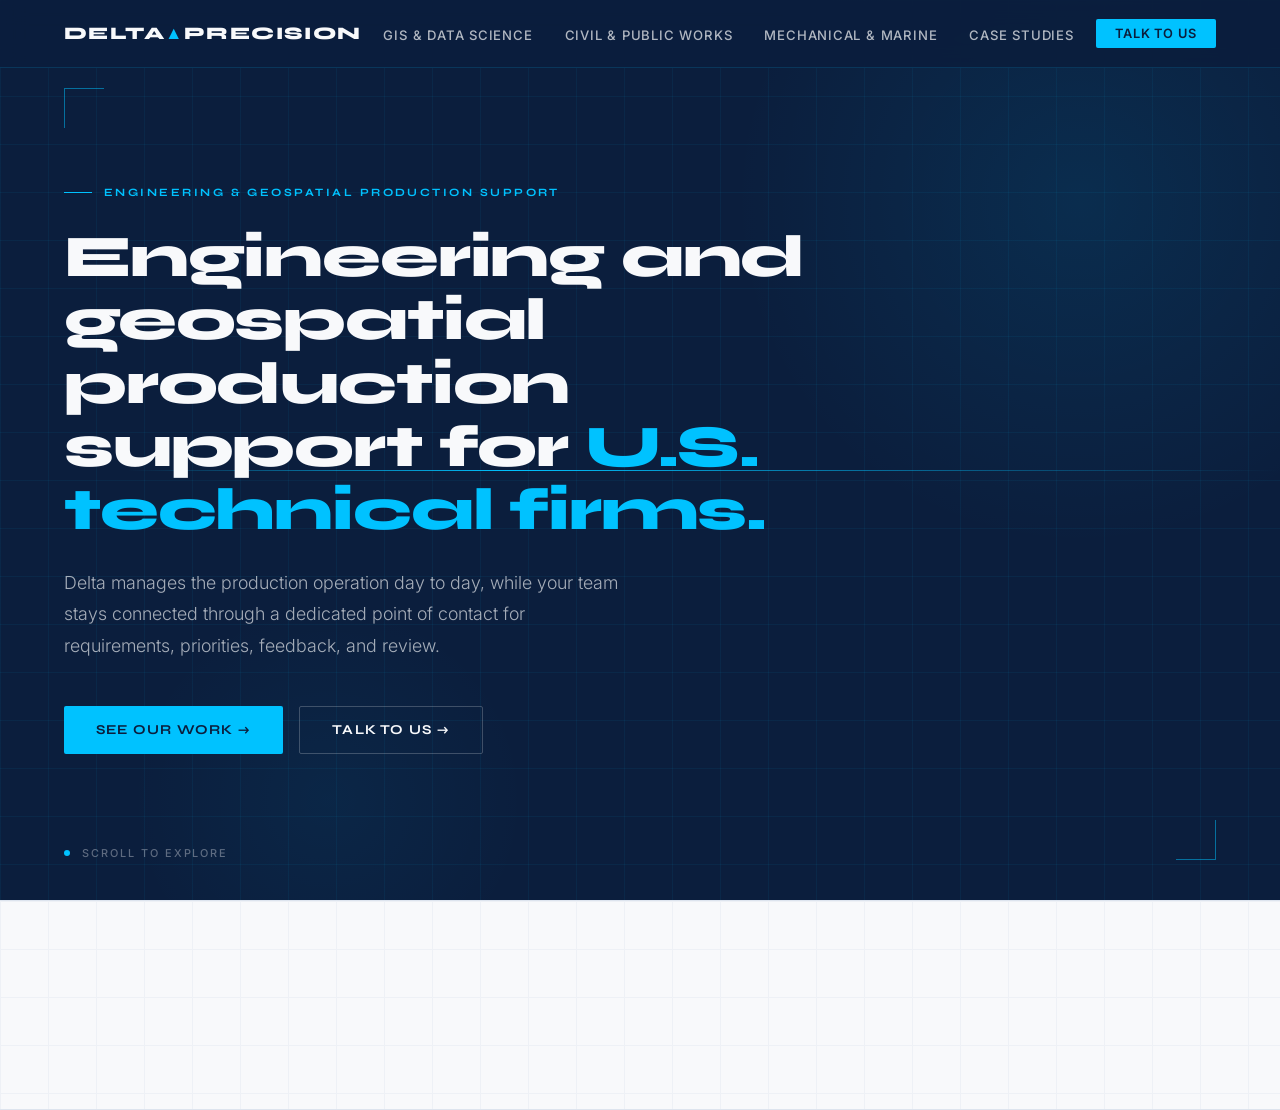
<file: mockupc2.html>
<!DOCTYPE html>
<html lang="en">
<head>
  <meta charset="UTF-8" />
  <meta name="viewport" content="width=device-width, initial-scale=1.0" />
  <title>Delta Precision Group</title>
  <link rel="preconnect" href="https://fonts.googleapis.com" />
  <link rel="preconnect" href="https://fonts.gstatic.com" crossorigin />
  <link href="https://fonts.googleapis.com/css2?family=Syne:wght@400;600;700;800&family=Inter:wght@300;400;500;600&display=swap" rel="stylesheet" />
  <style>
    :root {
      --navy:   #0B1E3D;
      --cyan:   #00C2FF;
      --white:  #F8F9FB;
      --off-white: #F5F8FA;
      --border:    #DDE4EE;
      --slate:     #64748B;
      --font-display: 'Syne', sans-serif;
      --font-body:    'Inter', sans-serif;
    }

    *, *::before, *::after { box-sizing: border-box; margin: 0; padding: 0; }
    html, body { height: 100%; }
    body {
      font-family: var(--font-body);
      -webkit-font-smoothing: antialiased;
      overflow-x: hidden;
    }
    a { text-decoration: none; color: inherit; }

    /* ── NAV ── */
    nav {
      position: fixed; top: 0; left: 0; right: 0; z-index: 100;
      display: flex; align-items: center; justify-content: space-between;
      padding: 0 5%;
      height: 68px;
      background: rgba(11,30,61,0.92);
      backdrop-filter: blur(12px);
      border-bottom: 1px solid rgba(0,194,255,0.15);
    }
    .nav-logo {
      font-family: var(--font-display);
      font-weight: 800;
      font-size: 1.1rem;
      letter-spacing: 0.08em;
      color: var(--white);
    }
    .nav-logo span { color: var(--cyan); }
    .nav-links {
      display: flex; gap: 2rem; list-style: none;
    }
    .nav-links a {
      font-size: 0.82rem;
      font-weight: 500;
      letter-spacing: 0.06em;
      text-transform: uppercase;
      color: rgba(248,249,251,0.7);
      transition: color 0.2s;
    }
    .nav-links a:hover { color: var(--cyan); }
    .nav-cta {
      font-size: 0.8rem;
      font-weight: 600;
      letter-spacing: 0.07em;
      text-transform: uppercase;
      color: var(--navy);
      background: var(--cyan);
      padding: 0.45rem 1.2rem;
      border-radius: 2px;
      transition: opacity 0.2s;
    }
    .nav-cta:hover { opacity: 0.85; }

    /* ── HERO ── */
    #hero {
      position: relative;
      min-height: 100vh;
      background: var(--navy);
      display: flex;
      flex-direction: column;
      justify-content: center;
      padding: 120px 5% 80px;
      overflow: hidden;
    }

    /* Blueprint grid */
    #hero::before {
      content: '';
      position: absolute; inset: 0;
      background-image:
        linear-gradient(rgba(0,194,255,0.06) 1px, transparent 1px),
        linear-gradient(90deg, rgba(0,194,255,0.06) 1px, transparent 1px);
      background-size: 48px 48px;
      pointer-events: none;
    }

    /* Glow orb */
    .hero-orb {
      position: absolute;
      width: 700px; height: 700px;
      border-radius: 50%;
      background: radial-gradient(circle, rgba(0,194,255,0.09) 0%, transparent 70%);
      top: -150px; right: -150px;
      pointer-events: none;
    }
    .hero-orb-2 {
      position: absolute;
      width: 400px; height: 400px;
      border-radius: 50%;
      background: radial-gradient(circle, rgba(0,194,255,0.05) 0%, transparent 70%);
      bottom: -100px; left: 10%;
      pointer-events: none;
    }

    /* Scan line */
    .scan-line {
      position: absolute; left: 0; right: 0;
      height: 1px;
      background: linear-gradient(90deg,
        transparent 0%,
        rgba(0,194,255,0.0) 10%,
        var(--cyan) 40%,
        rgba(0,194,255,0.6) 60%,
        transparent 100%);
      animation: scan 7s ease-in-out infinite;
      pointer-events: none;
    }
    @keyframes scan {
      0%   { top: 8%;  opacity: 0; }
      8%   { opacity: 1; }
      92%  { opacity: 1; }
      100% { top: 92%; opacity: 0; }
    }

    /* Corner accents */
    .corner {
      position: absolute;
      width: 40px; height: 40px;
      pointer-events: none;
      opacity: 0.5;
    }
    .corner-tl { top: 88px; left: 5%; border-top: 1px solid var(--cyan); border-left: 1px solid var(--cyan); }
    .corner-br { bottom: 40px; right: 5%; border-bottom: 1px solid var(--cyan); border-right: 1px solid var(--cyan); }

    /* Content */
    .hero-content {
      position: relative; z-index: 1;
      max-width: 1100px;
    }

    .hero-eyebrow {
      font-family: var(--font-display);
      font-size: 0.7rem;
      font-weight: 700;
      letter-spacing: 0.22em;
      text-transform: uppercase;
      color: var(--cyan);
      margin-bottom: 1.6rem;
      display: flex; align-items: center; gap: 0.75rem;
      opacity: 0;
      animation: fadeUp 0.7s ease 0.2s forwards;
    }
    .hero-eyebrow::before {
      content: '';
      display: inline-block;
      width: 28px; height: 1px;
      background: var(--cyan);
      flex-shrink: 0;
    }

    h1 {
      font-family: var(--font-display);
      font-weight: 800;
      font-size: clamp(2.4rem, 5.5vw, 3.7rem);
      line-height: 1.07;
      color: var(--white);
      max-width: 820px;
      margin-bottom: 1.6rem;
      letter-spacing: -0.02em;
      opacity: 0;
      animation: fadeUp 0.7s ease 0.4s forwards;
    }
    h1 em {
      font-style: normal;
      color: var(--cyan);
    }

    .hero-sub {
      font-size: clamp(0.97rem, 1.5vw, 1.12rem);
      line-height: 1.75;
      color: rgba(248,249,251,0.65);
      max-width: 560px;
      margin-bottom: 2.8rem;
      font-weight: 300;
      opacity: 0;
      animation: fadeUp 0.7s ease 0.6s forwards;
    }

    .hero-btns {
      display: flex; gap: 1rem; flex-wrap: wrap;
      opacity: 0;
      animation: fadeUp 0.7s ease 0.8s forwards;
    }
    .btn-primary {
      font-family: var(--font-display);
      font-size: 0.85rem;
      font-weight: 700;
      letter-spacing: 0.09em;
      text-transform: uppercase;
      color: var(--navy);
      background: var(--cyan);
      padding: 0.9rem 2rem;
      border-radius: 2px;
      display: inline-flex; align-items: center; gap: 0.5rem;
      transition: transform 0.15s, box-shadow 0.15s;
    }
    .btn-primary:hover {
      transform: translateY(-2px);
      box-shadow: 0 10px 32px rgba(0,194,255,0.4);
    }
    .btn-secondary {
      font-family: var(--font-display);
      font-size: 0.85rem;
      font-weight: 700;
      letter-spacing: 0.09em;
      text-transform: uppercase;
      color: var(--white);
      background: transparent;
      border: 1px solid rgba(248,249,251,0.22);
      padding: 0.9rem 2rem;
      border-radius: 2px;
      display: inline-flex; align-items: center; gap: 0.5rem;
      transition: border-color 0.2s, background 0.2s;
    }
    .btn-secondary:hover {
      border-color: var(--cyan);
      background: rgba(0,194,255,0.08);
    }

    /* Scroll indicator */
    .scroll-hint {
      position: absolute;
      bottom: 2.5rem; left: 5%;
      display: flex; align-items: center; gap: 0.75rem;
      opacity: 0;
      animation: fadeUp 0.6s ease 1.1s forwards;
    }
    .scroll-dot {
      width: 6px; height: 6px;
      border-radius: 50%;
      background: var(--cyan);
      animation: pulse 2s ease-in-out infinite;
    }
    @keyframes pulse {
      0%, 100% { opacity: 1; transform: scale(1); }
      50%       { opacity: 0.4; transform: scale(0.7); }
    }
    .scroll-hint span {
      font-size: 0.68rem;
      font-weight: 500;
      letter-spacing: 0.18em;
      text-transform: uppercase;
      color: rgba(248,249,251,0.35);
    }

    @keyframes fadeUp {
      from { opacity: 0; transform: translateY(18px); }
      to   { opacity: 1; transform: none; }
    }

    /* ── RESPONSIVE ── */
    @media (max-width: 768px) {
      .nav-links { display: none; }
      h1 { font-size: clamp(2rem, 8vw, 3rem); }
      .corner { display: none; }
    }
    @media (prefers-reduced-motion: reduce) {
      .scan-line { animation: none; }
      h1, .hero-eyebrow, .hero-sub, .hero-btns, .scroll-hint {
        opacity: 1; animation: none;
      }
    }
    #proof-strip {
      background: var(--white);
      border-top: 1px solid var(--border);
      border-bottom: 1px solid var(--border);
      padding: 0 5%;
      position: relative;
      overflow: hidden;
    }
 
    /* faint grid echo from hero */
    #proof-strip::before {
      content: '';
      position: absolute; inset: 0;
      background-image:
        linear-gradient(var(--border) 1px, transparent 1px),
        linear-gradient(90deg, var(--border) 1px, transparent 1px);
      background-size: 48px 48px;
      opacity: 0.35;
      pointer-events: none;
    }
 
    .proof-inner {
      position: relative; z-index: 1;
      max-width: 1200px;
      margin: 0 auto;
      display: grid;
      grid-template-columns: repeat(4, 1fr);
    }
 
    .proof-item {
      padding: 3.2rem 2.4rem;
      border-right: 1px solid var(--border);
      position: relative;
      display: flex;
      flex-direction: column;
      gap: 0.55rem;
      transition: background 0.2s;
    }
    .proof-item:last-child { border-right: none; }
    .proof-item:hover { background: #F0F7FF; }
 
    /* top accent bar animates in */
    .proof-item::before {
      content: '';
      position: absolute;
      top: 0; left: 0; right: 0;
      height: 3px;
      background: var(--cyan);
      transform: scaleX(0);
      transform-origin: left;
      transition: transform 0.4s ease;
    }
    .proof-item:hover::before,
    .proof-item.visible::before {
      transform: scaleX(1);
    }
 
    /* number */
    .proof-num {
      font-family: var(--font-display);
      font-weight: 800;
      font-size: clamp(2.4rem, 4vw, 3.6rem);
      line-height: 1;
      color: var(--navy);
      display: flex;
      align-items: baseline;
      gap: 0.1em;
    }
    .proof-num .suffix {
      font-size: 0.5em;
      color: var(--cyan);
      font-weight: 800;
    }
    .proof-num .arrow {
      font-size: 0.45em;
      color: var(--cyan);
      margin: 0 0.15em;
      font-weight: 700;
    }
 
    /* label */
    .proof-label {
      font-size: 0.78rem;
      font-weight: 500;
      color: var(--slate);
      letter-spacing: 0.1em;
      text-transform: uppercase;
    }
 
    /* divider line between num and label */
    .proof-divider {
      width: 24px;
      height: 1px;
      background: var(--cyan);
      opacity: 0.6;
    }
 
    /* count-up animation base state */
    .proof-item {
      opacity: 0;
      transform: translateY(16px);
      transition:
        opacity 0.5s ease,
        transform 0.5s ease,
        background 0.2s;
    }
    .proof-item.visible {
      opacity: 1;
      transform: none;
    }
    .proof-item:nth-child(1) { transition-delay: 0s;    }
    .proof-item:nth-child(2) { transition-delay: 0.1s;  }
    .proof-item:nth-child(3) { transition-delay: 0.2s;  }
    .proof-item:nth-child(4) { transition-delay: 0.3s;  }
 
    /* ── RESPONSIVE ── */
    @media (max-width: 900px) {
      .proof-inner {
        grid-template-columns: repeat(2, 1fr);
      }
      .proof-item:nth-child(2) { border-right: none; }
      .proof-item:nth-child(1),
      .proof-item:nth-child(2) {
        border-bottom: 1px solid var(--border);
      }
    }
    @media (max-width: 480px) {
      .proof-inner { grid-template-columns: 1fr; }
      .proof-item  { border-right: none; border-bottom: 1px solid var(--border); }
      .proof-item:last-child { border-bottom: none; }
    }
    @media (prefers-reduced-motion: reduce) {
      .proof-item { opacity: 1; transform: none; transition: none; }
      .proof-item::before { transform: scaleX(1); }
    }
  </style>
</head>
<body>

  <nav aria-label="Main navigation">
    <div class="nav-logo">DELTA<span>▲</span>PRECISION</div>
    <ul class="nav-links">
      <li><a href="/gis-data-science/">GIS & Data Science</a></li>
      <li><a href="/civil-engineering-services/">Civil & Public Works</a></li>
      <li><a href="/mechanical-marine-services/">Mechanical & Marine</a></li>
      <li><a href="/case-studies/">Case Studies</a></li>
    </ul>
    <a href="/contact/" class="nav-cta">Talk to Us</a>
  </nav>

  <section id="hero" aria-label="Hero">
    <div class="hero-orb"   aria-hidden="true"></div>
    <div class="hero-orb-2" aria-hidden="true"></div>
    <div class="scan-line"  aria-hidden="true"></div>
    <div class="corner corner-tl" aria-hidden="true"></div>
    <div class="corner corner-br" aria-hidden="true"></div>

    <div class="hero-content">
      <p class="hero-eyebrow">Engineering &amp; Geospatial Production Support</p>
      <h1>Engineering and geospatial production support for <em>U.S. technical firms.</em></h1>
      <p class="hero-sub">Delta manages the production operation day to day, while your team stays connected through a dedicated point of contact for requirements, priorities, feedback, and review.</p>
      <div class="hero-btns">
        <a href="/case-studies/" class="btn-primary">See Our Work →</a>
        <a href="/contact/"      class="btn-secondary">Talk to Us →</a>
      </div>
    </div>

    <div class="scroll-hint" aria-hidden="true">
      <div class="scroll-dot"></div>
      <span>Scroll to explore</span>
    </div>
  </section>
 <section id="proof-strip" aria-label="Key performance metrics">
    <div class="proof-inner">
 
      <div class="proof-item" aria-label="46,677 plus files completed">
        <div class="proof-num">
          <span class="count" data-target="46677" data-prefix="" data-suffix="+">0</span>
          <span class="suffix">+</span>
        </div>
        <div class="proof-divider"></div>
        <div class="proof-label">Files Completed</div>
      </div>
 
      <div class="proof-item" aria-label="97 percent on-time delivery">
        <div class="proof-num">
          <span class="count" data-target="97" data-suffix="%">0</span>
          <span class="suffix">%</span>
        </div>
        <div class="proof-divider"></div>
        <div class="proof-label">On-Time Delivery</div>
      </div>
 
      <div class="proof-item" aria-label="9 plus months ongoing engagement">
        <div class="proof-num">
          <span class="count" data-target="9" data-suffix="+">0</span>
          <span class="suffix">+ months</span>
        </div>
        <div class="proof-divider"></div>
        <div class="proof-label">Ongoing Engagement</div>
      </div>
 
      <div class="proof-item" aria-label="Team grew from 3 to 26 members">
        <div class="proof-num">
          <span class="count" data-target="3">0</span>
          <span class="arrow">→</span>
          <span class="count" data-target="26">0</span>
        </div>
        <div class="proof-divider"></div>
        <div class="proof-label">Team Members Built</div>
      </div>
 
    </div>
  </section>
</body>
</html>
</file>
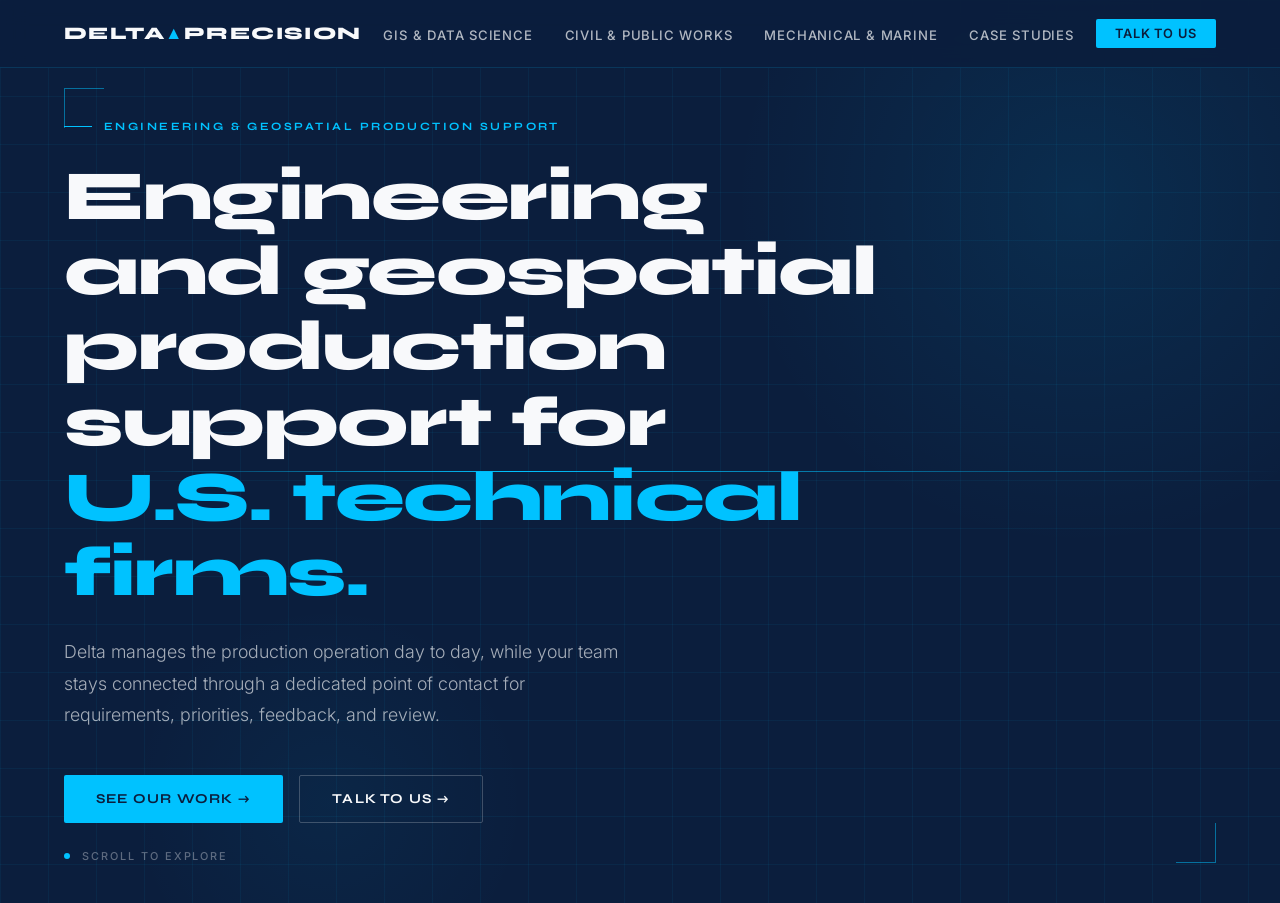
<file: mokupc2.html>
<!DOCTYPE html>
<html lang="en">
<head>
  <meta charset="UTF-8" />
  <meta name="viewport" content="width=device-width, initial-scale=1.0" />
  <title>Delta Precision Group</title>
  <link rel="preconnect" href="https://fonts.googleapis.com" />
  <link rel="preconnect" href="https://fonts.gstatic.com" crossorigin />
  <link href="https://fonts.googleapis.com/css2?family=Syne:wght@400;600;700;800&family=Inter:wght@300;400;500;600&display=swap" rel="stylesheet" />
  <style>
    :root {
      --navy:   #0B1E3D;
      --cyan:   #00C2FF;
      --white:  #F8F9FB;
      --font-display: 'Syne', sans-serif;
      --font-body:    'Inter', sans-serif;
    }

    *, *::before, *::after { box-sizing: border-box; margin: 0; padding: 0; }
    html, body { height: 100%; }
    body {
      font-family: var(--font-body);
      -webkit-font-smoothing: antialiased;
      overflow-x: hidden;
    }
    a { text-decoration: none; color: inherit; }

    /* ── NAV ── */
    nav {
      position: fixed; top: 0; left: 0; right: 0; z-index: 100;
      display: flex; align-items: center; justify-content: space-between;
      padding: 0 5%;
      height: 68px;
      background: rgba(11,30,61,0.92);
      backdrop-filter: blur(12px);
      border-bottom: 1px solid rgba(0,194,255,0.15);
    }
    .nav-logo {
      font-family: var(--font-display);
      font-weight: 800;
      font-size: 1.1rem;
      letter-spacing: 0.08em;
      color: var(--white);
    }
    .nav-logo span { color: var(--cyan); }
    .nav-links {
      display: flex; gap: 2rem; list-style: none;
    }
    .nav-links a {
      font-size: 0.82rem;
      font-weight: 500;
      letter-spacing: 0.06em;
      text-transform: uppercase;
      color: rgba(248,249,251,0.7);
      transition: color 0.2s;
    }
    .nav-links a:hover { color: var(--cyan); }
    .nav-cta {
      font-size: 0.8rem;
      font-weight: 600;
      letter-spacing: 0.07em;
      text-transform: uppercase;
      color: var(--navy);
      background: var(--cyan);
      padding: 0.45rem 1.2rem;
      border-radius: 2px;
      transition: opacity 0.2s;
    }
    .nav-cta:hover { opacity: 0.85; }

    /* ── HERO ── */
    #hero {
      position: relative;
      min-height: 100vh;
      background: var(--navy);
      display: flex;
      flex-direction: column;
      justify-content: center;
      padding: 120px 5% 80px;
      overflow: hidden;
    }

    /* Blueprint grid */
    #hero::before {
      content: '';
      position: absolute; inset: 0;
      background-image:
        linear-gradient(rgba(0,194,255,0.06) 1px, transparent 1px),
        linear-gradient(90deg, rgba(0,194,255,0.06) 1px, transparent 1px);
      background-size: 48px 48px;
      pointer-events: none;
    }

    /* Glow orb */
    .hero-orb {
      position: absolute;
      width: 700px; height: 700px;
      border-radius: 50%;
      background: radial-gradient(circle, rgba(0,194,255,0.09) 0%, transparent 70%);
      top: -150px; right: -150px;
      pointer-events: none;
    }
    .hero-orb-2 {
      position: absolute;
      width: 400px; height: 400px;
      border-radius: 50%;
      background: radial-gradient(circle, rgba(0,194,255,0.05) 0%, transparent 70%);
      bottom: -100px; left: 10%;
      pointer-events: none;
    }

    /* Scan line */
    .scan-line {
      position: absolute; left: 0; right: 0;
      height: 1px;
      background: linear-gradient(90deg,
        transparent 0%,
        rgba(0,194,255,0.0) 10%,
        var(--cyan) 40%,
        rgba(0,194,255,0.6) 60%,
        transparent 100%);
      animation: scan 7s ease-in-out infinite;
      pointer-events: none;
    }
    @keyframes scan {
      0%   { top: 8%;  opacity: 0; }
      8%   { opacity: 1; }
      92%  { opacity: 1; }
      100% { top: 92%; opacity: 0; }
    }

    /* Corner accents */
    .corner {
      position: absolute;
      width: 40px; height: 40px;
      pointer-events: none;
      opacity: 0.5;
    }
    .corner-tl { top: 88px; left: 5%; border-top: 1px solid var(--cyan); border-left: 1px solid var(--cyan); }
    .corner-br { bottom: 40px; right: 5%; border-bottom: 1px solid var(--cyan); border-right: 1px solid var(--cyan); }

    /* Content */
    .hero-content {
      position: relative; z-index: 1;
      max-width: 1100px;
    }

    .hero-eyebrow {
      font-family: var(--font-display);
      font-size: 0.7rem;
      font-weight: 700;
      letter-spacing: 0.22em;
      text-transform: uppercase;
      color: var(--cyan);
      margin-bottom: 1.6rem;
      display: flex; align-items: center; gap: 0.75rem;
      opacity: 0;
      animation: fadeUp 0.7s ease 0.2s forwards;
    }
    .hero-eyebrow::before {
      content: '';
      display: inline-block;
      width: 28px; height: 1px;
      background: var(--cyan);
      flex-shrink: 0;
    }

    h1 {
      font-family: var(--font-display);
      font-weight: 800;
      font-size: clamp(2.4rem, 5.5vw, 4.4rem);
      line-height: 1.07;
      color: var(--white);
      max-width: 820px;
      margin-bottom: 1.6rem;
      letter-spacing: -0.02em;
      opacity: 0;
      animation: fadeUp 0.7s ease 0.4s forwards;
    }
    h1 em {
      font-style: normal;
      color: var(--cyan);
    }

    .hero-sub {
      font-size: clamp(0.97rem, 1.5vw, 1.12rem);
      line-height: 1.75;
      color: rgba(248,249,251,0.65);
      max-width: 560px;
      margin-bottom: 2.8rem;
      font-weight: 300;
      opacity: 0;
      animation: fadeUp 0.7s ease 0.6s forwards;
    }

    .hero-btns {
      display: flex; gap: 1rem; flex-wrap: wrap;
      opacity: 0;
      animation: fadeUp 0.7s ease 0.8s forwards;
    }
    .btn-primary {
      font-family: var(--font-display);
      font-size: 0.85rem;
      font-weight: 700;
      letter-spacing: 0.09em;
      text-transform: uppercase;
      color: var(--navy);
      background: var(--cyan);
      padding: 0.9rem 2rem;
      border-radius: 2px;
      display: inline-flex; align-items: center; gap: 0.5rem;
      transition: transform 0.15s, box-shadow 0.15s;
    }
    .btn-primary:hover {
      transform: translateY(-2px);
      box-shadow: 0 10px 32px rgba(0,194,255,0.4);
    }
    .btn-secondary {
      font-family: var(--font-display);
      font-size: 0.85rem;
      font-weight: 700;
      letter-spacing: 0.09em;
      text-transform: uppercase;
      color: var(--white);
      background: transparent;
      border: 1px solid rgba(248,249,251,0.22);
      padding: 0.9rem 2rem;
      border-radius: 2px;
      display: inline-flex; align-items: center; gap: 0.5rem;
      transition: border-color 0.2s, background 0.2s;
    }
    .btn-secondary:hover {
      border-color: var(--cyan);
      background: rgba(0,194,255,0.08);
    }

    /* Scroll indicator */
    .scroll-hint {
      position: absolute;
      bottom: 2.5rem; left: 5%;
      display: flex; align-items: center; gap: 0.75rem;
      opacity: 0;
      animation: fadeUp 0.6s ease 1.1s forwards;
    }
    .scroll-dot {
      width: 6px; height: 6px;
      border-radius: 50%;
      background: var(--cyan);
      animation: pulse 2s ease-in-out infinite;
    }
    @keyframes pulse {
      0%, 100% { opacity: 1; transform: scale(1); }
      50%       { opacity: 0.4; transform: scale(0.7); }
    }
    .scroll-hint span {
      font-size: 0.68rem;
      font-weight: 500;
      letter-spacing: 0.18em;
      text-transform: uppercase;
      color: rgba(248,249,251,0.35);
    }

    @keyframes fadeUp {
      from { opacity: 0; transform: translateY(18px); }
      to   { opacity: 1; transform: none; }
    }

    /* ── RESPONSIVE ── */
    @media (max-width: 768px) {
      .nav-links { display: none; }
      h1 { font-size: clamp(2rem, 8vw, 3rem); }
      .corner { display: none; }
    }
    @media (prefers-reduced-motion: reduce) {
      .scan-line { animation: none; }
      h1, .hero-eyebrow, .hero-sub, .hero-btns, .scroll-hint {
        opacity: 1; animation: none;
      }
    }
  </style>
</head>
<body>

  <nav aria-label="Main navigation">
    <div class="nav-logo">DELTA<span>▲</span>PRECISION</div>
    <ul class="nav-links">
      <li><a href="/gis-data-science/">GIS & Data Science</a></li>
      <li><a href="/civil-engineering-services/">Civil & Public Works</a></li>
      <li><a href="/mechanical-marine-services/">Mechanical & Marine</a></li>
      <li><a href="/case-studies/">Case Studies</a></li>
    </ul>
    <a href="/contact/" class="nav-cta">Talk to Us</a>
  </nav>

  <section id="hero" aria-label="Hero">
    <div class="hero-orb"   aria-hidden="true"></div>
    <div class="hero-orb-2" aria-hidden="true"></div>
    <div class="scan-line"  aria-hidden="true"></div>
    <div class="corner corner-tl" aria-hidden="true"></div>
    <div class="corner corner-br" aria-hidden="true"></div>

    <div class="hero-content">
      <p class="hero-eyebrow">Engineering &amp; Geospatial Production Support</p>
      <h1>Engineering and geospatial production support for <em>U.S. technical firms.</em></h1>
      <p class="hero-sub">Delta manages the production operation day to day, while your team stays connected through a dedicated point of contact for requirements, priorities, feedback, and review.</p>
      <div class="hero-btns">
        <a href="/case-studies/" class="btn-primary">See Our Work →</a>
        <a href="/contact/"      class="btn-secondary">Talk to Us →</a>
      </div>
    </div>

    <div class="scroll-hint" aria-hidden="true">
      <div class="scroll-dot"></div>
      <span>Scroll to explore</span>
    </div>
  </section>

</body>
</html>
</file>
<file: delta-precision-style.css>
/* ============================================================
   DELTA PRECISION GROUP — CSS DESIGN SYSTEM
   Color Palette Variables
   ============================================================ */

:root {

  /* -----------------------------------------------------------
     BRAND CORE
     Primary identity colors — used for logos, key UI anchors
  ----------------------------------------------------------- */
  --dpg-brand-navy: hsl(220, 55%, 10%);
  /* Deep navy — primary brand dark */
  --dpg-brand-midnight: hsl(222, 47%, 7%);
  /* Near-black page background      */
  --dpg-brand-accent: hsl(195, 100%, 46%);
  /* Electric cyan — primary accent   */
  --dpg-brand-accent-alt: hsl(218, 90%, 60%);
  /* Cobalt blue — secondary accent   */
  --dpg-brand-delta: hsl(195, 100%, 38%);
  /* Darker cyan — hover/pressed state */

  /* -----------------------------------------------------------
     NEUTRAL SCALE
     For surfaces, borders, and text layers
  ----------------------------------------------------------- */
  --dpg-neutral-0: hsl(0, 0%, 100%);
  /* Pure white                        */
  --dpg-neutral-50: hsl(220, 30%, 97%);
  /* Off-white — light section bg      */
  --dpg-neutral-100: hsl(220, 20%, 93%);
  /* Very light grey — dividers        */
  --dpg-neutral-200: hsl(220, 15%, 84%);
  /* Light grey — disabled states      */
  --dpg-neutral-400: hsl(220, 12%, 60%);
  /* Mid grey — placeholder text       */
  --dpg-neutral-600: hsl(220, 15%, 35%);
  /* Dark grey — secondary text        */
  --dpg-neutral-800: hsl(220, 25%, 18%);
  /* Very dark — card surfaces         */
  --dpg-neutral-900: hsl(220, 30%, 12%);
  /* Near-black — darkest surface      */

  /* -----------------------------------------------------------
     TEXT
     Semantic text color tokens
  ----------------------------------------------------------- */
  --dpg-text-primary: hsl(220, 30%, 97%);
  /* Body text on dark bg              */
  --dpg-text-secondary: hsl(220, 15%, 68%);
  /* Subdued / supporting text         */
  --dpg-text-muted: hsl(220, 12%, 48%);
  /* Captions, labels, metadata        */
  --dpg-text-on-light: hsl(220, 55%, 12%);
  /* Text on light / white surfaces    */
  --dpg-text-accent: hsl(195, 100%, 46%);
  /* Accent-coloured text / links      */

  /* -----------------------------------------------------------
     SURFACE & BACKGROUND
     Section-level and component-level background tokens
  ----------------------------------------------------------- */
  --dpg-bg-page: hsl(222, 47%, 7%);
  /* Default page background           */
  --dpg-bg-section-alt: hsl(220, 40%, 11%);
  /* Alternating dark section bg       */
  --dpg-bg-light: hsl(220, 30%, 97%);
  /* Light-themed section bg           */
  --dpg-bg-card: hsl(220, 35%, 14%);
  /* Card default surface              */
  --dpg-bg-card-hover: hsl(220, 38%, 18%);
  /* Card hover surface                */
  --dpg-bg-glass: hsla(220, 40%, 100%, 0.05);
  /* Glassmorphism overlay       */

  /* -----------------------------------------------------------
     BORDER & STROKE
     Dividers, outlines, and structural separators
  ----------------------------------------------------------- */
  --dpg-border-subtle: hsla(220, 30%, 100%, 0.07);
  /* Very subtle border on dark  */
  --dpg-border-default: hsla(220, 30%, 100%, 0.12);
  /* Default border on dark      */
  --dpg-border-strong: hsla(220, 30%, 100%, 0.22);
  /* Emphasis border / active    */
  --dpg-border-accent: hsl(195, 100%, 46%);
  /* Accent-coloured border      */
  --dpg-border-light: hsl(220, 15%, 84%);
  /* Border on light sections    */

  /* -----------------------------------------------------------
     STATE & FEEDBACK
     Interactive and system-state colors
  ----------------------------------------------------------- */
  --dpg-state-success: hsl(152, 65%, 42%);
  /* Success / positive confirmation   */
  --dpg-state-warning: hsl(42, 95%, 52%);
  /* Warning / caution indicator       */
  --dpg-state-error: hsl(4, 80%, 55%);
  /* Error / destructive action        */
  --dpg-state-info: hsl(218, 90%, 60%);
  /* Informational highlight           */

  /* -----------------------------------------------------------
     GRADIENT TOKENS
     Reusable gradient definitions
  ----------------------------------------------------------- */
  --dpg-gradient-hero: linear-gradient(135deg, hsl(222, 47%, 7%) 0%, hsl(220, 55%, 14%) 100%);
  --dpg-gradient-accent: linear-gradient(90deg, hsl(195, 100%, 46%) 0%, hsl(218, 90%, 60%) 100%);
  --dpg-gradient-card: linear-gradient(160deg, hsl(220, 38%, 16%) 0%, hsl(220, 30%, 12%) 100%);
  --dpg-gradient-cta: linear-gradient(135deg, hsl(218, 80%, 22%) 0%, hsl(220, 55%, 10%) 100%);


  /* -----------------------------------------------------------
     SPACING SCALE
     Base-4 scale — use multiples of 4px
  ----------------------------------------------------------- */
  --dpg-space-1: 4px;
  --dpg-space-2: 8px;
  --dpg-space-3: 12px;
  --dpg-space-4: 16px;
  --dpg-space-5: 20px;
  --dpg-space-6: 24px;
  --dpg-space-8: 32px;
  --dpg-space-10: 40px;
  --dpg-space-12: 48px;
  --dpg-space-16: 64px;
  --dpg-space-20: 80px;
  --dpg-space-24: 96px;
  --dpg-space-32: 128px;

  /* -----------------------------------------------------------
     TYPOGRAPHY
  ----------------------------------------------------------- */
  --dpg-font-display: 'Space Grotesk', system-ui, sans-serif;
  --dpg-font-body: 'Inter', system-ui, sans-serif;
  --dpg-font-mono: 'Space Mono', 'Courier New', monospace;

  --dpg-text-xs: 0.75rem;
  /* 12px */
  --dpg-text-sm: 0.875rem;
  /* 14px */
  --dpg-text-base: 1rem;
  /* 16px */
  --dpg-text-lg: 1.125rem;
  /* 18px */
  --dpg-text-xl: 1.25rem;
  /* 20px */
  --dpg-text-2xl: 1.5rem;
  /* 24px */
  --dpg-text-3xl: 1.875rem;
  /* 30px */
  --dpg-text-4xl: 2.25rem;
  /* 36px */
  --dpg-text-5xl: 3rem;
  /* 48px */
  --dpg-text-6xl: 3.75rem;
  /* 60px */
  --dpg-text-7xl: 4.5rem;
  /* 72px */

  --dpg-leading-tight: 1.15;
  --dpg-leading-snug: 1.3;
  --dpg-leading-normal: 1.6;
  --dpg-leading-loose: 1.8;

  --dpg-tracking-tight: -0.03em;
  --dpg-tracking-snug: -0.015em;
  --dpg-tracking-normal: 0em;
  --dpg-tracking-wide: 0.06em;
  --dpg-tracking-wider: 0.12em;

  --dpg-weight-light: 300;
  --dpg-weight-regular: 400;
  --dpg-weight-medium: 500;
  --dpg-weight-semibold: 600;
  --dpg-weight-bold: 700;

  /* -----------------------------------------------------------
     BORDER RADIUS
  ----------------------------------------------------------- */
  --dpg-radius-sm: 4px;
  --dpg-radius-md: 8px;
  --dpg-radius-lg: 12px;
  --dpg-radius-xl: 20px;
  --dpg-radius-2xl: 32px;
  --dpg-radius-full: 9999px;

  /* -----------------------------------------------------------
     SHADOWS
  ----------------------------------------------------------- */
  --dpg-shadow-sm: 0 1px 3px hsla(222, 47%, 4%, 0.4);
  --dpg-shadow-md: 0 4px 16px hsla(222, 47%, 4%, 0.5);
  --dpg-shadow-lg: 0 12px 40px hsla(222, 47%, 4%, 0.6);
  --dpg-shadow-xl: 0 24px 64px hsla(222, 47%, 4%, 0.7);
  --dpg-shadow-accent: 0 0 32px hsla(195, 100%, 46%, 0.25);
  --dpg-shadow-glow: 0 0 60px hsla(195, 100%, 46%, 0.15);

  /* -----------------------------------------------------------
     TRANSITIONS
  ----------------------------------------------------------- */
  --dpg-ease-out: cubic-bezier(0.16, 1, 0.3, 1);
  --dpg-ease-in: cubic-bezier(0.4, 0, 1, 1);
  --dpg-ease-inout: cubic-bezier(0.4, 0, 0.2, 1);
  --dpg-duration-fast: 150ms;
  --dpg-duration-base: 250ms;
  --dpg-duration-slow: 400ms;
  --dpg-duration-slower: 700ms;

  /* -----------------------------------------------------------
     LAYOUT
  ----------------------------------------------------------- */
  --dpg-container-max: 1200px;
  --dpg-container-pad: clamp(var(--dpg-space-6), 5vw, var(--dpg-space-16));
  --dpg-nav-height: 72px;
  --dpg-section-pad-y: clamp(var(--dpg-space-16), 8vw, var(--dpg-space-32));

  /* -----------------------------------------------------------
     Z-INDEX SCALE
  ----------------------------------------------------------- */
  --dpg-z-base: 0;
  --dpg-z-raised: 10;
  --dpg-z-overlay: 100;
  --dpg-z-nav: 200;
  --dpg-z-modal: 300;

}


/* ============================================================
   GLOBAL RESET & BASE
   ============================================================ */

*,
*::before,
*::after {
  box-sizing: border-box;
  margin: 0;
  padding: 0;
}

html {
  scroll-behavior: smooth;
  -webkit-text-size-adjust: 100%;
  font-size: 16px;
}

body {
  font-family: var(--dpg-font-body);
  font-size: var(--dpg-text-base);
  font-weight: var(--dpg-weight-regular);
  line-height: var(--dpg-leading-normal);
  color: var(--dpg-text-primary);
  background-color: var(--dpg-bg-page);
  -webkit-font-smoothing: antialiased;
  -moz-osx-font-smoothing: grayscale;
  overflow-x: hidden;
}

img,
svg,
video {
  display: block;
  max-width: 100%;
}

a {
  color: inherit;
  text-decoration: none;
}

button {
  cursor: pointer;
  border: none;
  background: none;
  font: inherit;
}

ul,
ol {
  list-style: none;
}

/* Layout container */
.dpg-container {
  width: 100%;
  max-width: var(--dpg-container-max);
  margin-inline: auto;
  padding-inline: var(--dpg-container-pad);
}

/* Shared section header block */
.dpg-section-header {
  text-align: center;
  max-width: 680px;
  margin-inline: auto;
  margin-bottom: var(--dpg-space-12);
}

.dpg-section-title {
  font-family: var(--dpg-font-display);
  font-size: clamp(var(--dpg-text-2xl), 3.5vw, var(--dpg-text-4xl));
  font-weight: var(--dpg-weight-bold);
  letter-spacing: var(--dpg-tracking-tight);
  line-height: var(--dpg-leading-tight);
  color: var(--dpg-text-primary);
  margin-bottom: var(--dpg-space-4);
}

.dpg-section-sub {
  font-size: var(--dpg-text-lg);
  color: var(--dpg-text-secondary);
  line-height: var(--dpg-leading-normal);
}

/* Shared button system */
.dpg-btn {
  display: inline-flex;
  align-items: center;
  gap: var(--dpg-space-2);
  font-family: var(--dpg-font-display);
  font-size: var(--dpg-text-sm);
  font-weight: var(--dpg-weight-semibold);
  letter-spacing: var(--dpg-tracking-wide);
  text-transform: uppercase;
  border-radius: var(--dpg-radius-sm);
  padding: var(--dpg-space-4) var(--dpg-space-8);
  transition:
    background var(--dpg-duration-base) var(--dpg-ease-out),
    color var(--dpg-duration-base) var(--dpg-ease-out),
    border-color var(--dpg-duration-base) var(--dpg-ease-out),
    box-shadow var(--dpg-duration-base) var(--dpg-ease-out),
    transform var(--dpg-duration-fast) var(--dpg-ease-out);
  white-space: nowrap;
}

.dpg-btn:hover {
  transform: translateY(-2px);
}

.dpg-btn:active {
  transform: translateY(0);
}

.dpg-btn--primary {
  background: var(--dpg-brand-accent);
  color: var(--dpg-brand-midnight);
  box-shadow: 0 0 0 0 hsla(195, 100%, 46%, 0);
}

.dpg-btn--primary:hover {
  background: hsl(195, 100%, 52%);
  box-shadow: var(--dpg-shadow-accent);
}

.dpg-btn--ghost {
  background: transparent;
  color: var(--dpg-text-primary);
  border: 1px solid var(--dpg-border-default);
}

.dpg-btn--ghost:hover {
  border-color: var(--dpg-brand-accent);
  color: var(--dpg-brand-accent);
  box-shadow: 0 0 0 1px var(--dpg-brand-accent);
}

.dpg-btn--cta {
  background: var(--dpg-gradient-accent);
  color: var(--dpg-brand-midnight);
  padding: var(--dpg-space-5) var(--dpg-space-10);
  font-size: var(--dpg-text-base);
  border-radius: var(--dpg-radius-md);
}

.dpg-btn--cta:hover {
  box-shadow: var(--dpg-shadow-accent);
  filter: brightness(1.1);
}

.dpg-btn__arrow {
  display: inline-block;
  transition: transform var(--dpg-duration-base) var(--dpg-ease-out);
}

.dpg-btn:hover .dpg-btn__arrow {
  transform: translateX(4px);
}

/* Scroll-reveal baseline */
.dpg-proof__stat,
.dpg-cap__card,
.dpg-why__card,
.dpg-how__step,
.dpg-faq__item {
  opacity: 0;
  transform: translateY(24px);
  transition:
    opacity var(--dpg-duration-slow) var(--dpg-ease-out),
    transform var(--dpg-duration-slow) var(--dpg-ease-out);
}

.dpg-revealed {
  opacity: 1 !important;
  transform: none !important;
}


/* ============================================================
   NAV
   ============================================================ */

.dpg-nav {
  position: fixed;
  inset-block-start: 0;
  inset-inline: 0;
  height: var(--dpg-nav-height);
  z-index: var(--dpg-z-nav);
  background: transparent;
  transition: background var(--dpg-duration-slow) var(--dpg-ease-out),
    box-shadow var(--dpg-duration-slow) var(--dpg-ease-out);
}

.dpg-nav--scrolled {
  background: hsla(222, 47%, 7%, 0.92);
  backdrop-filter: blur(16px);
  -webkit-backdrop-filter: blur(16px);
  box-shadow: 0 1px 0 var(--dpg-border-subtle);
}

.dpg-nav__inner {
  display: flex;
  align-items: center;
  justify-content: space-between;
  height: 100%;
}

.dpg-nav__logo {
  display: flex;
  align-items: center;
  gap: var(--dpg-space-3);
}

.dpg-nav__logo-mark {
  font-family: var(--dpg-font-display);
  font-size: var(--dpg-text-2xl);
  font-weight: var(--dpg-weight-bold);
  color: var(--dpg-brand-accent);
  line-height: 1;
}

.dpg-nav__logo-text {
  font-family: var(--dpg-font-display);
  font-size: var(--dpg-text-base);
  font-weight: var(--dpg-weight-semibold);
  color: var(--dpg-text-primary);
  letter-spacing: var(--dpg-tracking-snug);
}

.dpg-nav__links {
  display: flex;
  align-items: center;
  gap: var(--dpg-space-8);
}

.dpg-nav__link {
  font-size: var(--dpg-text-sm);
  font-weight: var(--dpg-weight-medium);
  color: var(--dpg-text-secondary);
  letter-spacing: var(--dpg-tracking-wide);
  transition: color var(--dpg-duration-base) var(--dpg-ease-out);
}

.dpg-nav__link:hover {
  color: var(--dpg-text-primary);
}

.dpg-nav__cta {
  font-family: var(--dpg-font-display);
  font-size: var(--dpg-text-sm);
  font-weight: var(--dpg-weight-semibold);
  letter-spacing: var(--dpg-tracking-wide);
  color: var(--dpg-brand-accent);
  border: 1px solid var(--dpg-brand-accent);
  border-radius: var(--dpg-radius-sm);
  padding: var(--dpg-space-2) var(--dpg-space-5);
  transition: background var(--dpg-duration-base) var(--dpg-ease-out),
    color var(--dpg-duration-base) var(--dpg-ease-out);
}

.dpg-nav__cta:hover {
  background: var(--dpg-brand-accent);
  color: var(--dpg-brand-midnight);
}

.dpg-nav__hamburger {
  display: none;
  flex-direction: column;
  justify-content: center;
  gap: 5px;
  width: 36px;
  height: 36px;
  padding: var(--dpg-space-2);
}

.dpg-nav__hamburger span {
  display: block;
  width: 100%;
  height: 2px;
  background: var(--dpg-text-primary);
  border-radius: 2px;
  transition: transform var(--dpg-duration-base) var(--dpg-ease-out),
    opacity var(--dpg-duration-base) var(--dpg-ease-out);
  transform-origin: center;
}

.dpg-nav__hamburger--open span:nth-child(1) {
  transform: translateY(7px) rotate(45deg);
}

.dpg-nav__hamburger--open span:nth-child(2) {
  opacity: 0;
  transform: scaleX(0);
}

.dpg-nav__hamburger--open span:nth-child(3) {
  transform: translateY(-7px) rotate(-45deg);
}


/* ============================================================
   HERO — S1
   ============================================================ */

.dpg-hero {
  position: relative;
  min-height: 100svh;
  display: flex;
  align-items: center;
  overflow: hidden;
  background: var(--dpg-bg-page);
  padding-block-start: var(--dpg-nav-height);
}

/* Dot-grid */
.dpg-hero__bg-grid {
  position: absolute;
  inset: 0;
  background-image:
    radial-gradient(circle, hsla(195, 100%, 46%, 0.18) 1px, transparent 1px);
  background-size: 36px 36px;
  mask-image: radial-gradient(ellipse 90% 90% at 50% 10%, black 30%, transparent 80%);
  -webkit-mask-image: radial-gradient(ellipse 90% 90% at 50% 10%, black 30%, transparent 80%);
  pointer-events: none;
  z-index: 0;
}

/* Noise texture */
.dpg-hero__noise {
  position: absolute;
  inset: 0;
  background-image: url("data:image/svg+xml,%3Csvg viewBox='0 0 256 256' xmlns='http://www.w3.org/2000/svg'%3E%3Cfilter id='n'%3E%3CfeTurbulence type='fractalNoise' baseFrequency='0.9' numOctaves='4' stitchTiles='stitch'/%3E%3C/filter%3E%3Crect width='100%25' height='100%25' filter='url(%23n)' opacity='1'/%3E%3C/svg%3E");
  background-size: 200px 200px;
  opacity: 0.025;
  pointer-events: none;
  z-index: 0;
}

/* Ambient orbs */
.dpg-hero__orb {
  position: absolute;
  border-radius: 9999px;
  filter: blur(90px);
  pointer-events: none;
  z-index: 0;
  animation: dpg-orb-pulse 9s ease-in-out infinite;
}

.dpg-hero__orb--1 {
  width: clamp(360px, 45vw, 640px);
  height: clamp(360px, 45vw, 640px);
  top: -15%;
  right: -8%;
  background: hsla(218, 90%, 58%, 0.18);
  animation-delay: 0s;
}

.dpg-hero__orb--2 {
  width: clamp(240px, 30vw, 420px);
  height: clamp(240px, 30vw, 420px);
  bottom: -5%;
  left: -5%;
  background: hsla(195, 100%, 46%, 0.12);
  animation-delay: 4.5s;
}

.dpg-hero__orb--3 {
  width: clamp(180px, 22vw, 300px);
  height: clamp(180px, 22vw, 300px);
  top: 40%;
  left: 40%;
  background: hsla(195, 100%, 46%, 0.07);
  animation-delay: 2s;
}

@keyframes dpg-orb-pulse {

  0%,
  100% {
    opacity: 1;
    transform: scale(1);
  }

  50% {
    opacity: 0.5;
    transform: scale(1.10);
  }
}

/* Inner two-column grid */
.dpg-hero__inner {
  position: relative;
  z-index: 10;
  padding-block: var(--dpg-section-pad-y);
  display: grid;
  grid-template-columns: 1fr 1fr;
  align-items: center;
  gap: var(--dpg-space-16);
  width: 100%;
}

/* ---- LEFT: Content ---- */
.dpg-hero__content {
  display: flex;
  flex-direction: column;
  gap: var(--dpg-space-8);
}

/* Badge */
.dpg-hero__badge {
  display: inline-flex;
  align-items: center;
  gap: var(--dpg-space-3);
  font-family: var(--dpg-font-mono);
  font-size: var(--dpg-text-xs);
  letter-spacing: var(--dpg-tracking-wider);
  text-transform: uppercase;
  color: var(--dpg-brand-accent);
  background: hsla(195, 100%, 46%, 0.08);
  border: 1px solid hsla(195, 100%, 46%, 0.22);
  border-radius: var(--dpg-radius-full);
  padding: 6px var(--dpg-space-5);
  width: fit-content;
  animation: dpg-fade-up 700ms var(--dpg-ease-out) both;
  animation-delay: 80ms;
}

.dpg-hero__badge-dot {
  display: inline-block;
  width: 7px;
  height: 7px;
  border-radius: 9999px;
  background: var(--dpg-brand-accent);
  box-shadow: 0 0 10px var(--dpg-brand-accent);
  flex-shrink: 0;
  animation: dpg-blink 2s ease-in-out infinite;
}

@keyframes dpg-blink {

  0%,
  100% {
    opacity: 1;
    box-shadow: 0 0 10px var(--dpg-brand-accent);
  }

  50% {
    opacity: 0.4;
    box-shadow: 0 0 4px var(--dpg-brand-accent);
  }
}

/* Headline */
.dpg-hero__headline {
  font-family: var(--dpg-font-display);
  font-size: clamp(var(--dpg-text-3xl), 4.5vw, var(--dpg-text-6xl));
  font-weight: var(--dpg-weight-bold);
  line-height: 1.1;
  letter-spacing: -0.03em;
  color: var(--dpg-text-primary);
  animation: dpg-fade-up 700ms var(--dpg-ease-out) both;
  animation-delay: 180ms;
}

.dpg-hero__headline-em {
  font-style: normal;
  background: linear-gradient(100deg, hsl(195, 100%, 60%) 0%, hsl(218, 90%, 68%) 60%, hsl(260, 80%, 70%) 100%);
  -webkit-background-clip: text;
  background-clip: text;
  -webkit-text-fill-color: transparent;
}

/* Sub */
.dpg-hero__sub {
  font-size: clamp(var(--dpg-text-base), 1.4vw, var(--dpg-text-lg));
  color: var(--dpg-text-secondary);
  line-height: 1.75;
  max-width: 540px;
  animation: dpg-fade-up 700ms var(--dpg-ease-out) both;
  animation-delay: 300ms;
}

/* CTAs */
.dpg-hero__ctas {
  display: flex;
  flex-wrap: wrap;
  gap: var(--dpg-space-4);
  animation: dpg-fade-up 700ms var(--dpg-ease-out) both;
  animation-delay: 420ms;
}

/* Trust strip */
.dpg-hero__trust {
  display: flex;
  align-items: center;
  gap: var(--dpg-space-4);
  flex-wrap: wrap;
  animation: dpg-fade-up 700ms var(--dpg-ease-out) both;
  animation-delay: 540ms;
}

.dpg-hero__trust-label {
  font-family: var(--dpg-font-mono);
  font-size: var(--dpg-text-xs);
  color: var(--dpg-text-muted);
  letter-spacing: var(--dpg-tracking-wider);
  text-transform: uppercase;
  white-space: nowrap;
}

.dpg-hero__trust-pills {
  display: flex;
  flex-wrap: wrap;
  gap: var(--dpg-space-2);
}

.dpg-hero__trust-pills span {
  font-size: var(--dpg-text-xs);
  color: var(--dpg-text-secondary);
  background: hsla(220, 30%, 100%, 0.06);
  border: 1px solid var(--dpg-border-subtle);
  border-radius: var(--dpg-radius-full);
  padding: 3px 12px;
  letter-spacing: 0.02em;
  white-space: nowrap;
}

/* ---- RIGHT: Visual ---- */
.dpg-hero__visual {
  position: relative;
  display: flex;
  justify-content: center;
  align-items: center;
  animation: dpg-fade-left 800ms var(--dpg-ease-out) both;
  animation-delay: 300ms;
}

@keyframes dpg-fade-left {
  from {
    opacity: 0;
    transform: translateX(48px);
  }

  to {
    opacity: 1;
    transform: none;
  }
}

/* Decorative Δ behind card */
.dpg-hero__delta-mark {
  position: absolute;
  font-family: var(--dpg-font-display);
  font-size: clamp(200px, 24vw, 340px);
  font-weight: var(--dpg-weight-bold);
  color: hsla(195, 100%, 46%, 0.04);
  line-height: 1;
  letter-spacing: -0.05em;
  top: 50%;
  left: 50%;
  transform: translate(-50%, -50%);
  pointer-events: none;
  user-select: none;
  z-index: 0;
  animation: dpg-delta-spin 60s linear infinite;
}

@keyframes dpg-delta-spin {
  to {
    transform: translate(-50%, -50%) rotate(360deg);
  }
}

/* Metrics card */
.dpg-hero__metrics-card {
  position: relative;
  z-index: 10;
  width: 100%;
  max-width: 420px;
  background: hsla(220, 40%, 13%, 0.7);
  backdrop-filter: blur(24px);
  -webkit-backdrop-filter: blur(24px);
  border: 1px solid hsla(220, 30%, 100%, 0.10);
  border-radius: var(--dpg-radius-xl);
  padding: var(--dpg-space-8);
  box-shadow:
    0 0 0 1px hsla(195, 100%, 46%, 0.08) inset,
    0 32px 80px hsla(222, 47%, 4%, 0.6),
    0 0 60px hsla(195, 100%, 46%, 0.06);
}

/* Card header */
.dpg-hero__metrics-header {
  display: flex;
  align-items: center;
  justify-content: space-between;
  margin-bottom: var(--dpg-space-6);
}

.dpg-hero__metrics-title {
  font-family: var(--dpg-font-mono);
  font-size: var(--dpg-text-xs);
  letter-spacing: var(--dpg-tracking-wider);
  text-transform: uppercase;
  color: var(--dpg-text-muted);
}

.dpg-hero__metrics-status {
  display: inline-flex;
  align-items: center;
  gap: 6px;
  font-family: var(--dpg-font-mono);
  font-size: var(--dpg-text-xs);
  color: hsl(152, 65%, 50%);
  letter-spacing: 0.06em;
}

.dpg-hero__status-dot {
  display: inline-block;
  width: 6px;
  height: 6px;
  border-radius: 9999px;
  background: hsl(152, 65%, 50%);
  box-shadow: 0 0 8px hsl(152, 65%, 50%);
  animation: dpg-blink 1.6s ease-in-out infinite;
}

/* 2x2 metrics grid */
.dpg-hero__metrics-grid {
  display: grid;
  grid-template-columns: 1fr 1fr;
  gap: var(--dpg-space-1);
  margin-bottom: var(--dpg-space-6);
}

.dpg-hero__metric {
  display: flex;
  flex-direction: column;
  gap: 4px;
  padding: var(--dpg-space-5) var(--dpg-space-4);
  background: hsla(220, 30%, 100%, 0.04);
  border-radius: var(--dpg-radius-md);
  border: 1px solid hsla(220, 30%, 100%, 0.06);
  transition: background var(--dpg-duration-base) var(--dpg-ease-out),
    border-color var(--dpg-duration-base) var(--dpg-ease-out);
}

.dpg-hero__metric:hover {
  background: hsla(195, 100%, 46%, 0.07);
  border-color: hsla(195, 100%, 46%, 0.2);
}

.dpg-hero__metric-val {
  font-family: var(--dpg-font-display);
  font-size: var(--dpg-text-2xl);
  font-weight: var(--dpg-weight-bold);
  color: var(--dpg-text-primary);
  letter-spacing: -0.02em;
  line-height: 1;
}

.dpg-hero__metric-val sup {
  font-size: 0.55em;
  font-weight: var(--dpg-weight-semibold);
  color: var(--dpg-brand-accent);
  vertical-align: super;
}

.dpg-hero__metric-key {
  font-size: var(--dpg-text-xs);
  color: var(--dpg-text-muted);
  letter-spacing: 0.02em;
}

/* Divider */
.dpg-hero__metrics-divider {
  height: 1px;
  background: linear-gradient(to right, transparent, var(--dpg-border-default), transparent);
  margin-bottom: var(--dpg-space-6);
}

/* Progress bars */
.dpg-hero__metrics-bars {
  display: flex;
  flex-direction: column;
  gap: var(--dpg-space-4);
}

.dpg-hero__bar-row {
  display: grid;
  grid-template-columns: 1fr auto auto;
  align-items: center;
  gap: var(--dpg-space-3);
}

.dpg-hero__bar-label {
  font-size: var(--dpg-text-xs);
  color: var(--dpg-text-secondary);
  letter-spacing: 0.02em;
  white-space: nowrap;
}

.dpg-hero__bar-track {
  width: 100%;
  height: 4px;
  background: hsla(220, 30%, 100%, 0.08);
  border-radius: 9999px;
  overflow: hidden;
  min-width: 80px;
}

.dpg-hero__bar-fill {
  height: 100%;
  width: 0;
  border-radius: 9999px;
  background: var(--dpg-gradient-accent);
  box-shadow: 0 0 8px hsla(195, 100%, 46%, 0.5);
  animation: dpg-bar-grow 1.2s var(--dpg-ease-out) forwards;
  animation-delay: 900ms;
}

.dpg-hero__bar-fill--warn {
  background: linear-gradient(90deg, hsl(42, 95%, 52%), hsl(28, 90%, 52%));
  box-shadow: 0 0 8px hsla(42, 95%, 52%, 0.4);
}

@keyframes dpg-bar-grow {
  from {
    width: 0;
  }

  to {
    width: var(--w);
  }
}

.dpg-hero__bar-pct {
  font-family: var(--dpg-font-mono);
  font-size: var(--dpg-text-xs);
  color: var(--dpg-brand-accent);
  letter-spacing: 0.04em;
  white-space: nowrap;
}

/* Scroll hint */
.dpg-hero__scroll-hint {
  position: absolute;
  bottom: var(--dpg-space-8);
  left: 50%;
  transform: translateX(-50%);
  z-index: 10;
  display: flex;
  justify-content: center;
  animation: dpg-fade-up 700ms var(--dpg-ease-out) 1000ms both;
}

.dpg-hero__scroll-hint span {
  display: block;
  width: 1px;
  height: 52px;
  background: linear-gradient(to bottom, var(--dpg-brand-accent), transparent);
  animation: dpg-scroll-line 2.2s ease-in-out infinite;
}

@keyframes dpg-scroll-line {
  0% {
    transform: scaleY(0);
    transform-origin: top;
    opacity: 0;
  }

  40% {
    transform: scaleY(1);
    transform-origin: top;
    opacity: 1;
  }

  60% {
    transform: scaleY(1);
    transform-origin: bottom;
    opacity: 1;
  }

  100% {
    transform: scaleY(0);
    transform-origin: bottom;
    opacity: 0;
  }
}

/* Entrance animations */
@keyframes dpg-fade-up {
  from {
    opacity: 0;
    transform: translateY(36px);
  }

  to {
    opacity: 1;
    transform: none;
  }
}


/* ============================================================
   PROOF STRIP — S2
   ============================================================ */

.dpg-proof {
  position: relative;
  background: var(--dpg-bg-section-alt);
  border-top: 1px solid hsla(195, 100%, 46%, 0.18);
  border-bottom: 1px solid var(--dpg-border-subtle);
  overflow: hidden;
}

/* Faint dot-grid echo from hero */
.dpg-proof::before {
  content: '';
  position: absolute;
  inset: 0;
  background-image:
    radial-gradient(circle, hsla(195, 100%, 46%, 0.08) 1px, transparent 1px);
  background-size: 36px 36px;
  mask-image: radial-gradient(ellipse 100% 100% at 50% 50%, black 10%, transparent 75%);
  -webkit-mask-image: radial-gradient(ellipse 100% 100% at 50% 50%, black 10%, transparent 75%);
  pointer-events: none;
}

/* Accent glow at top-left */
.dpg-proof::after {
  content: '';
  position: absolute;
  top: -60px;
  left: -60px;
  width: 360px;
  height: 240px;
  background: hsla(195, 100%, 46%, 0.07);
  filter: blur(80px);
  border-radius: 9999px;
  pointer-events: none;
}

.dpg-proof__grid {
  position: relative;
  z-index: 1;
  display: grid;
  grid-template-columns: repeat(4, 1fr);
  /* padding-block: clamp(var(--dpg-space-12), 6vw, var(--dpg-space-20)); */
}

/* Vertical dividers between stats */
.dpg-proof__stat+.dpg-proof__stat {
  border-left: 1px solid var(--dpg-border-subtle);
}

.dpg-proof__stat {
  display: flex;
  flex-direction: column;
  align-items: center;
  justify-content: center;
  gap: var(--dpg-space-3);
  padding: var(--dpg-space-8) var(--dpg-space-8);
  text-align: center;
  position: relative;

  /* Override shared scroll-reveal (opacity:0) — this section
     uses a CSS animation entrance instead of the JS observer. */
  opacity: 1;
  transform: none;

  /* CSS entrance animation */
  animation: dpg-proof-in var(--dpg-duration-slower) var(--dpg-ease-out) both;

  /* Hover background only */
  transition: background var(--dpg-duration-base) var(--dpg-ease-out);
}

.dpg-proof__stat:hover {
  background: hsla(195, 100%, 46%, 0.04);
}

/* Large number */
.dpg-proof__number {
  display: flex;
  align-items: flex-start;
  justify-content: center;
  font-family: var(--dpg-font-display);
  font-size: clamp(var(--dpg-text-4xl), 4.5vw, var(--dpg-text-7xl));
  font-weight: var(--dpg-weight-bold);
  letter-spacing: var(--dpg-tracking-tight);
  line-height: 1;
  color: var(--dpg-text-primary);
  gap: 0.05em;
}

/* Superscript-style unit: %, + */
.dpg-proof__unit,
.dpg-proof__plus {
  font-family: var(--dpg-font-mono);
  font-size: 0.42em;
  font-weight: var(--dpg-weight-semibold);
  color: var(--dpg-brand-accent);
  line-height: 1;
  padding-top: 0.18em;
  letter-spacing: 0;
}

/* Arrow between two numbers: 3 → 26 */
.dpg-proof__arrow-num {
  font-family: var(--dpg-font-mono);
  font-size: 0.52em;
  color: var(--dpg-brand-accent);
  opacity: 0.8;
  padding-inline: 0.12em;
  align-self: center;
  padding-top: 0;
}

/* Label beneath number */
.dpg-proof__label {
  font-family: var(--dpg-font-mono);
  font-size: var(--dpg-text-xs);
  font-weight: var(--dpg-weight-regular);
  letter-spacing: var(--dpg-tracking-wider);
  text-transform: uppercase;
  color: var(--dpg-text-muted);
  line-height: var(--dpg-leading-normal);
  max-width: 18ch;
}

/* Thin cyan accent bar under number, revealed on hover */
.dpg-proof__stat::after {
  content: '';
  position: absolute;
  bottom: 0;
  left: 50%;
  transform: translateX(-50%) scaleX(0);
  width: 40px;
  height: 2px;
  background: var(--dpg-brand-accent);
  border-radius: 9999px;
  transition: transform var(--dpg-duration-base) var(--dpg-ease-out);
}

.dpg-proof__stat:hover::after {
  transform: translateX(-50%) scaleX(1);
}

/* Staggered CSS animation entrance */
.dpg-proof__stat:nth-child(1) {
  animation-delay: 0ms;
}

.dpg-proof__stat:nth-child(2) {
  animation-delay: 90ms;
}

.dpg-proof__stat:nth-child(3) {
  animation-delay: 180ms;
}

.dpg-proof__stat:nth-child(4) {
  animation-delay: 270ms;
}

@keyframes dpg-proof-in {
  from {
    opacity: 0;
    transform: translateY(20px);
  }

  to {
    opacity: 1;
    transform: none;
  }
}


/* ============================================================
   PROBLEM — S3  (light theme)
   ============================================================ */

.dpg-problem {
  background: var(--dpg-bg-light);
  padding-block: clamp(var(--dpg-space-20), 10vw, var(--dpg-space-32));
}

/* Single-column inner — everything stacks naturally */

/* Eyebrow tag */
.dpg-problem__tag {
  display: inline-flex;
  align-items: center;
  gap: var(--dpg-space-2);
  font-family: var(--dpg-font-mono);
  font-size: var(--dpg-text-xs);
  letter-spacing: var(--dpg-tracking-wider);
  text-transform: uppercase;
  color: var(--dpg-brand-accent);
  background: hsla(195, 100%, 46%, 0.08);
  border: 1px solid hsla(195, 100%, 46%, 0.2);
  border-radius: var(--dpg-radius-full);
  padding: 4px var(--dpg-space-4);
  margin-bottom: var(--dpg-space-8);
  width: fit-content;
  animation: dpg-problem-up 600ms var(--dpg-ease-out) both;
}

.dpg-problem__tag::before {
  content: '';
  width: 6px;
  height: 6px;
  border-radius: 9999px;
  background: var(--dpg-brand-accent);
  flex-shrink: 0;
}

/* Large headline — constrained to ~22ch so it wraps elegantly */
.dpg-problem__headline {
  font-family: var(--dpg-font-display);
  font-size: clamp(var(--dpg-text-3xl), 4vw, var(--dpg-text-5xl));
  font-weight: var(--dpg-weight-bold);
  line-height: 1.15;
  letter-spacing: var(--dpg-tracking-tight);
  color: var(--dpg-text-on-light);
  max-width: 22ch;
  margin-bottom: clamp(var(--dpg-space-10), 5vw, var(--dpg-space-16));
  animation: dpg-problem-up 600ms var(--dpg-ease-out) both;
  animation-delay: 100ms;
}

/* Body — narrower reading column */
.dpg-problem__body {
  max-width: 68ch;
  display: flex;
  flex-direction: column;
  gap: var(--dpg-space-5);
  animation: dpg-problem-up 600ms var(--dpg-ease-out) both;
  animation-delay: 200ms;
}

.dpg-problem__body p {
  font-family: var(--dpg-font-body);
  font-size: clamp(var(--dpg-text-base), 1.1vw, var(--dpg-text-lg));
  font-weight: var(--dpg-weight-regular);
  line-height: 1.85;
  color: var(--dpg-neutral-600);
}

/* Last paragraph — thin rule above, strong stays inline navy */
.dpg-problem__body p:last-child {
  padding-top: var(--dpg-space-5);
  border-top: 1px solid var(--dpg-border-light);
}

.dpg-problem__body p:last-child strong {
  font-family: var(--dpg-font-display);
  font-weight: var(--dpg-weight-semibold);
  color: var(--dpg-text-on-light);
}

@keyframes dpg-problem-up {
  from {
    opacity: 0;
    transform: translateY(24px);
  }

  to {
    opacity: 1;
    transform: none;
  }
}


/* ============================================================
   RESPONSIVE
   ============================================================ */

/* Tablet: collapse grid */
@media (max-width: 960px) {
  .dpg-hero__inner {
    grid-template-columns: 1fr;
    gap: var(--dpg-space-12);
  }

  .dpg-hero__visual {
    order: -1;
  }

  .dpg-hero__metrics-card {
    max-width: 480px;
    margin-inline: auto;
  }

  .dpg-hero__delta-mark {
    display: none;
  }

  /* Proof strip: 2×2 on tablet */
  .dpg-proof__grid {
    grid-template-columns: repeat(2, 1fr);
  }

  .dpg-proof__stat+.dpg-proof__stat {
    border-left: none;
  }

  .dpg-proof__stat:nth-child(2),
  .dpg-proof__stat:nth-child(4) {
    border-left: 1px solid var(--dpg-border-subtle);
  }

  .dpg-proof__stat:nth-child(3),
  .dpg-proof__stat:nth-child(4) {
    border-top: 1px solid var(--dpg-border-subtle);
  }
}

/* Mobile nav + hero */
@media (max-width: 768px) {
  :root {
    --dpg-nav-height: 60px;
  }

  .dpg-nav__links {
    position: fixed;
    inset-block: var(--dpg-nav-height) 0;
    inset-inline: 0;
    flex-direction: column;
    align-items: center;
    justify-content: center;
    gap: var(--dpg-space-8);
    background: hsla(222, 47%, 7%, 0.97);
    backdrop-filter: blur(20px);
    -webkit-backdrop-filter: blur(20px);
    transform: translateX(100%);
    transition: transform var(--dpg-duration-slow) var(--dpg-ease-out);
    z-index: 199;
  }

  .dpg-nav__links--open {
    transform: translateX(0);
  }

  .dpg-nav__link {
    font-size: var(--dpg-text-lg);
  }

  .dpg-nav__cta {
    font-size: var(--dpg-text-base);
    padding: var(--dpg-space-3) var(--dpg-space-8);
  }

  .dpg-nav__hamburger {
    display: flex;
  }

  .dpg-hero__content {
    align-items: center;
    text-align: center;
  }

  .dpg-hero__badge {
    margin-inline: auto;
  }

  .dpg-hero__sub {
    max-width: 100%;
  }

  .dpg-hero__ctas {
    justify-content: center;
  }

  .dpg-hero__trust {
    justify-content: center;
  }
}

/* Small mobile */
@media (max-width: 480px) {
  .dpg-hero__ctas {
    flex-direction: column;
    width: 100%;
  }

  .dpg-btn {
    width: 100%;
    justify-content: center;
  }

  .dpg-hero__metrics-grid {
    grid-template-columns: 1fr 1fr;
  }

  .dpg-hero__metric-val {
    font-size: var(--dpg-text-xl);
  }

  .dpg-hero__bar-track {
    min-width: 60px;
  }

  /* Proof strip: single column on small mobile */
  .dpg-proof__grid {
    grid-template-columns: 1fr;
  }

  .dpg-proof__stat+.dpg-proof__stat {
    border-left: none;
    border-top: 1px solid var(--dpg-border-subtle);
  }

  .dpg-proof__stat:nth-child(2),
  .dpg-proof__stat:nth-child(4) {
    border-left: none;
  }

  .dpg-proof__stat:nth-child(3) {
    border-top: 1px solid var(--dpg-border-subtle);
  }
}
/* ============================================================
   S4 — CAPABILITIES (light theme)  ·  START
   ============================================================ */

.dpg-capabilities {
  background: var(--dpg-neutral-50);
  padding-block: clamp(var(--dpg-space-20), 10vw, var(--dpg-space-32));
  border-top: 1px solid var(--dpg-border-light);
}

/* Section header overrides for light bg */
.dpg-capabilities .dpg-section-title {
  color: var(--dpg-text-on-light);
}

.dpg-capabilities .dpg-section-sub {
  color: var(--dpg-neutral-600);
  font-size: var(--dpg-text-lg);
}

/* 3-column card grid */
.dpg-cap__grid {
  display: grid;
  grid-template-columns: repeat(3, 1fr);
  gap: var(--dpg-space-6);
  margin-top: var(--dpg-space-12);
}

/* Base card */
.dpg-cap__card {
  background: var(--dpg-neutral-0);
  border: 1px solid var(--dpg-border-light);
  border-radius: var(--dpg-radius-xl);
  padding: var(--dpg-space-10);
  display: flex;
  flex-direction: column;
  gap: var(--dpg-space-5);
  position: relative;
  overflow: hidden;
  box-shadow: var(--dpg-shadow-sm);
  /* Override shared scroll-reveal opacity:0 � CSS animation entrance instead */
  opacity: 1;
  transform: none;
  animation: dpg-cap-in var(--dpg-duration-slower) var(--dpg-ease-out) both;
  /* Hover only */
  transition:
    transform    var(--dpg-duration-base) var(--dpg-ease-out),
    box-shadow   var(--dpg-duration-base) var(--dpg-ease-out),
    border-color var(--dpg-duration-base) var(--dpg-ease-out);
}

.dpg-cap__card:nth-child(1) { animation-delay:   0ms; }
.dpg-cap__card:nth-child(2) { animation-delay: 120ms; }
.dpg-cap__card:nth-child(3) { animation-delay: 240ms; }

@keyframes dpg-cap-in {
  from { opacity: 0; transform: translateY(28px); }
  to   { opacity: 1; transform: none; }
}

.dpg-cap__card:hover {
  transform: translateY(-4px);
  box-shadow: var(--dpg-shadow-md);
  border-color: var(--dpg-border-accent);
}

/* Featured card — GIS */
.dpg-cap__card--featured {
  border-color: hsla(195, 100%, 46%, 0.3);
  box-shadow:
    var(--dpg-shadow-sm),
    0 0 0 1px hsla(195, 100%, 46%, 0.1) inset;
}

/* Cyan left accent bar */
.dpg-cap__card--featured::before {
  content: '';
  position: absolute;
  top: var(--dpg-space-8);
  bottom: var(--dpg-space-8);
  left: 0;
  width: 3px;
  background: var(--dpg-brand-accent);
  border-radius: 0 var(--dpg-radius-sm) var(--dpg-radius-sm) 0;
}

.dpg-cap__card--featured:hover {
  box-shadow: var(--dpg-shadow-md), var(--dpg-shadow-accent);
}

/* Badge */
.dpg-cap__card-badge {
  display: inline-flex;
  align-items: center;
  font-family: var(--dpg-font-mono);
  font-size: var(--dpg-text-xs);
  letter-spacing: var(--dpg-tracking-wider);
  text-transform: uppercase;
  color: var(--dpg-brand-accent);
  background: hsla(195, 100%, 46%, 0.08);
  border: 1px solid hsla(195, 100%, 46%, 0.18);
  border-radius: var(--dpg-radius-full);
  padding: 3px var(--dpg-space-3);
  width: fit-content;
}

.dpg-cap__card-badge--secondary {
  color: var(--dpg-neutral-600);
  background: var(--dpg-neutral-100);
  border-color: var(--dpg-border-light);
}

/* Icon */
.dpg-cap__icon {
  width: 48px;
  height: 48px;
  display: flex;
  align-items: center;
  justify-content: center;
  background: hsla(195, 100%, 46%, 0.07);
  border: 1px solid hsla(195, 100%, 46%, 0.15);
  border-radius: var(--dpg-radius-lg);
  color: var(--dpg-brand-accent);
  flex-shrink: 0;
  transition: background var(--dpg-duration-base) var(--dpg-ease-out),
              border-color var(--dpg-duration-base) var(--dpg-ease-out),
              color var(--dpg-duration-base) var(--dpg-ease-out);
}

.dpg-cap__card:hover .dpg-cap__icon {
  background: hsla(195, 100%, 46%, 0.12);
}

.dpg-cap__card:not(.dpg-cap__card--featured) .dpg-cap__icon {
  background: var(--dpg-neutral-100);
  border-color: var(--dpg-border-light);
  color: var(--dpg-neutral-600);
}

.dpg-cap__card:not(.dpg-cap__card--featured):hover .dpg-cap__icon {
  background: hsla(195, 100%, 46%, 0.07);
  border-color: hsla(195, 100%, 46%, 0.2);
  color: var(--dpg-brand-accent);
}

/* Title */
.dpg-cap__title {
  font-family: var(--dpg-font-display);
  font-size: var(--dpg-text-xl);
  font-weight: var(--dpg-weight-semibold);
  letter-spacing: var(--dpg-tracking-snug);
  line-height: var(--dpg-leading-snug);
  color: var(--dpg-text-on-light);
}

/* Description */
.dpg-cap__desc {
  font-family: var(--dpg-font-body);
  font-size: var(--dpg-text-sm);
  line-height: var(--dpg-leading-normal);
  color: var(--dpg-neutral-600);
  flex: 1;
}

/* CTA link */
.dpg-cap__link {
  display: inline-flex;
  align-items: center;
  gap: var(--dpg-space-2);
  font-family: var(--dpg-font-display);
  font-size: var(--dpg-text-sm);
  font-weight: var(--dpg-weight-semibold);
  letter-spacing: var(--dpg-tracking-wide);
  color: var(--dpg-brand-accent);
  margin-top: auto;
  transition: color var(--dpg-duration-fast) var(--dpg-ease-out);
}

.dpg-cap__link span {
  display: inline-block;
  transition: transform var(--dpg-duration-base) var(--dpg-ease-out);
}

.dpg-cap__link:hover { color: var(--dpg-brand-delta); }
.dpg-cap__link:hover span { transform: translateX(5px); }

/* Footer note */
.dpg-cap__footer-note {
  font-family: var(--dpg-font-body);
  font-size: var(--dpg-text-sm);
  color: var(--dpg-neutral-600);
  text-align: center;
  margin-top: var(--dpg-space-12);
  line-height: var(--dpg-leading-normal);
}

.dpg-cap__footer-note a {
  color: var(--dpg-brand-accent);
  font-weight: var(--dpg-weight-medium);
  text-decoration: underline;
  text-underline-offset: 3px;
  text-decoration-color: hsla(195, 100%, 46%, 0.3);
  transition: color var(--dpg-duration-fast) var(--dpg-ease-out),
              text-decoration-color var(--dpg-duration-fast) var(--dpg-ease-out);
}

.dpg-cap__footer-note a:hover {
  color: var(--dpg-brand-delta);
  text-decoration-color: var(--dpg-brand-delta);
}

/* Responsive */
@media (max-width: 960px) {
  .dpg-cap__grid {
    grid-template-columns: 1fr;
    max-width: 560px;
    margin-inline: auto;
  }

  .dpg-cap__card--featured::before {
    top: 0;
    left: var(--dpg-space-8);
    right: var(--dpg-space-8);
    bottom: auto;
    width: auto;
    height: 3px;
    border-radius: 0 0 var(--dpg-radius-sm) var(--dpg-radius-sm);
  }
}

@media (max-width: 600px) {
  .dpg-cap__card { padding: var(--dpg-space-8); }
}

/* ============================================================
   S4 — CAPABILITIES  ·  END
   ============================================================ */
</file>
